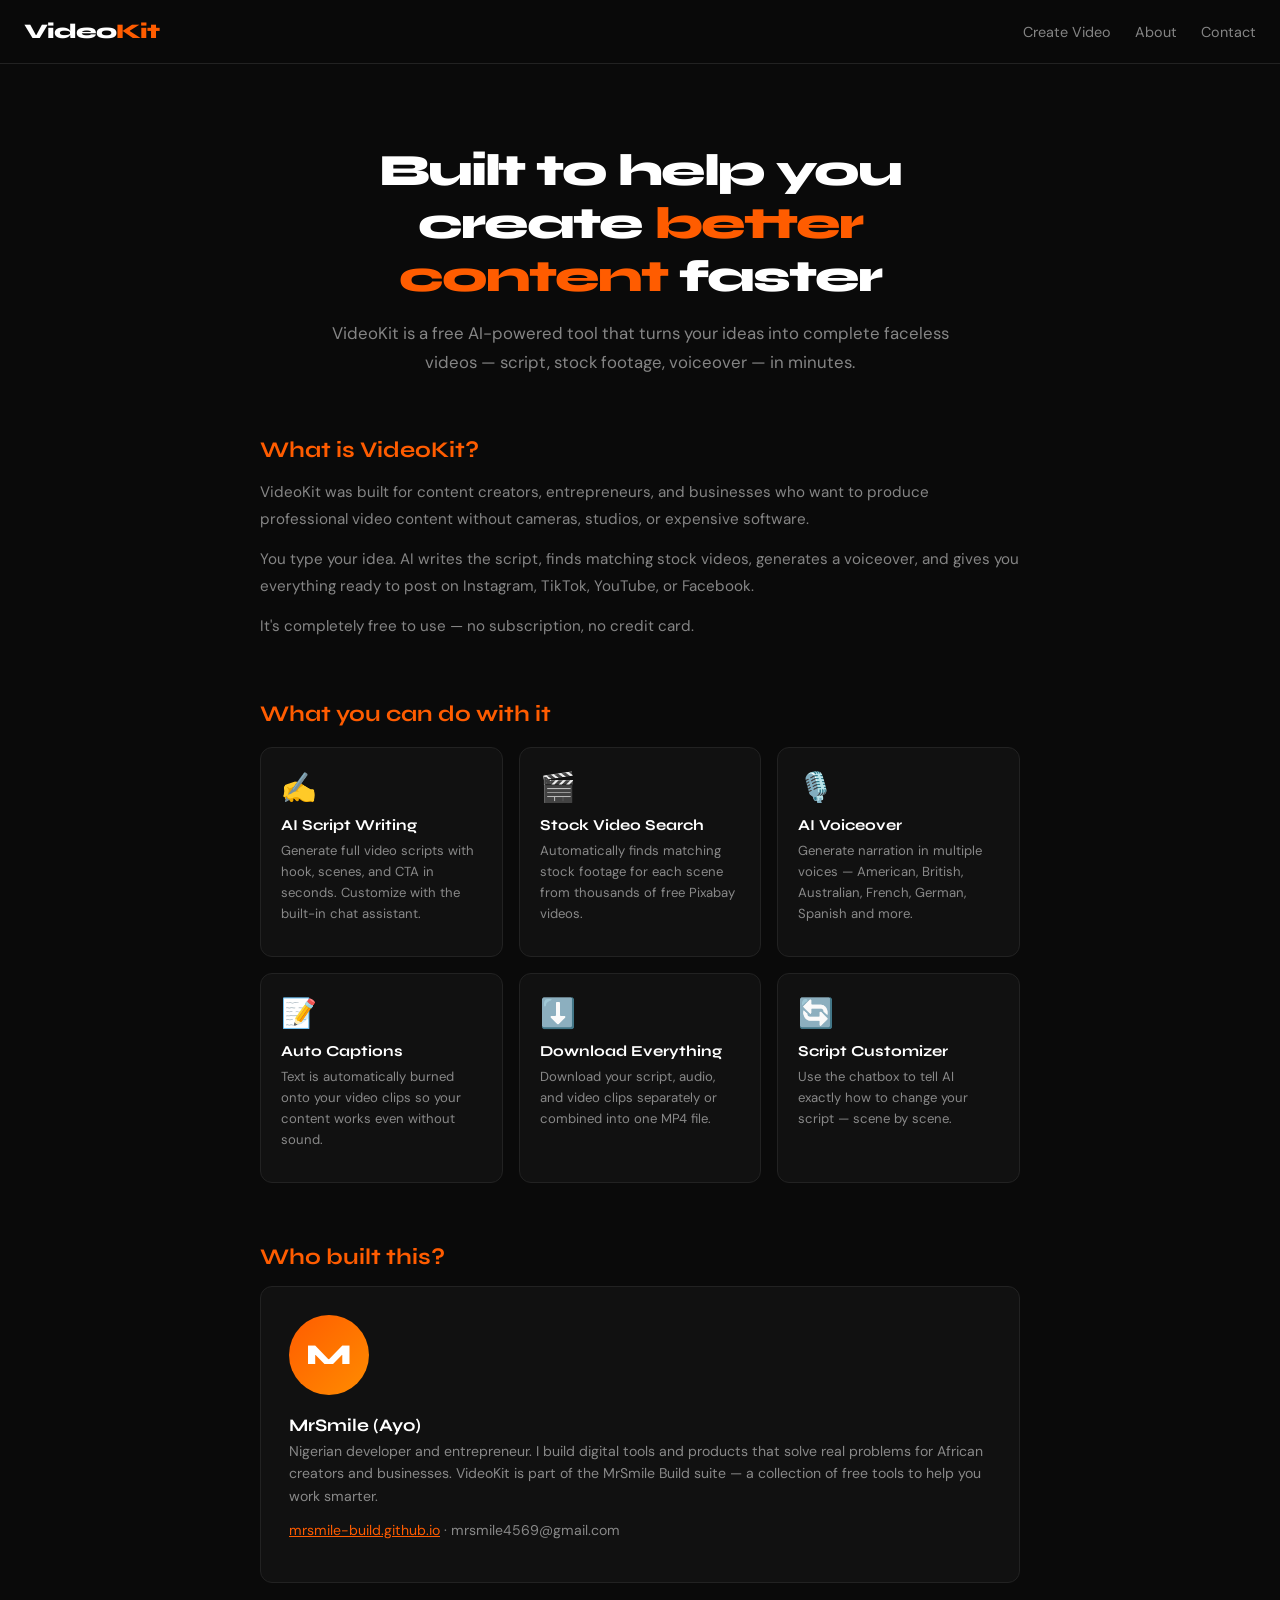
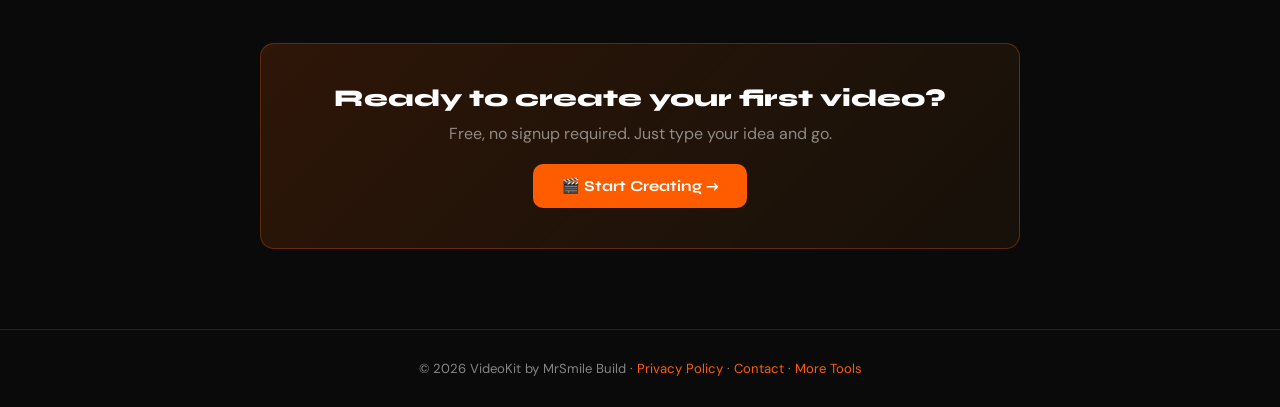
<file: about.html>
<!DOCTYPE html>
<html lang="en">
<head>
  <meta charset="UTF-8">
  <meta name="viewport" content="width=device-width, initial-scale=1.0">
  <title>About — VideoKit by MrSmile</title>
  <meta name="description" content="VideoKit is a free AI-powered faceless video creator built by MrSmile. Create professional videos with AI scripts, stock footage and voiceovers in minutes.">
  <meta property="og:title" content="About VideoKit — Free AI Video Creator">
  <meta property="og:description" content="Create faceless videos with AI in minutes. Free tool by MrSmile Build.">
  <meta property="og:url" content="https://mrsmile-build.github.io/videokit/about.html">
  <!-- Google Analytics -->
  <script async src="https://www.googletagmanager.com/gtag/js?id=G-XXFNM475V9"></script>
  <script>
    window.dataLayer = window.dataLayer || [];
    function gtag(){dataLayer.push(arguments);}
    gtag('js', new Date());
    gtag('config', 'G-XXFNM475V9');
  </script>
  <style>
    @import url('https://fonts.googleapis.com/css2?family=Syne:wght@400;600;700;800&family=DM+Sans:wght@300;400;500&display=swap');
    :root{--bg:#0a0a0a;--surface:#111;--border:#222;--ink:#fff;--ink-soft:rgba(255,255,255,.5);--accent:#ff5c00;--font-head:'Syne',sans-serif;--font-body:'DM Sans',sans-serif}
    *{box-sizing:border-box;margin:0;padding:0}
    body{font-family:var(--font-body);background:var(--bg);color:var(--ink);min-height:100vh}
    nav{padding:0 24px;height:64px;display:flex;align-items:center;justify-content:space-between;border-bottom:1px solid var(--border);position:sticky;top:0;background:rgba(10,10,10,.95);backdrop-filter:blur(10px);z-index:100}
    .logo{font-family:var(--font-head);font-weight:800;font-size:1.3rem;letter-spacing:-1px;text-decoration:none;color:var(--ink)}
    .logo span{color:var(--accent)}
    .nav-links{display:flex;gap:24px}
    .nav-links a{color:var(--ink-soft);text-decoration:none;font-size:.9rem;transition:color .2s}
    .nav-links a:hover{color:var(--accent)}
    .hero{text-align:center;padding:80px 20px 60px;max-width:700px;margin:0 auto}
    .hero h1{font-family:var(--font-head);font-size:clamp(2rem,5vw,2.8rem);font-weight:800;letter-spacing:-2px;margin-bottom:16px}
    .hero h1 span{color:var(--accent)}
    .hero p{color:var(--ink-soft);font-size:1.05rem;line-height:1.7}
    .wrapper{max-width:800px;margin:0 auto;padding:0 20px 80px}
    .section{margin-bottom:60px}
    .section h2{font-family:var(--font-head);font-size:1.4rem;font-weight:700;margin-bottom:16px;color:var(--accent)}
    .section p{color:var(--ink-soft);font-size:.95rem;line-height:1.8;margin-bottom:12px}
    .features{display:grid;grid-template-columns:repeat(auto-fill,minmax(220px,1fr));gap:16px;margin-top:20px}
    .feature-card{background:var(--surface);border:1px solid var(--border);border-radius:12px;padding:20px}
    .feature-card .icon{font-size:1.8rem;margin-bottom:10px}
    .feature-card h3{font-family:var(--font-head);font-size:.95rem;font-weight:700;margin-bottom:6px}
    .feature-card p{font-size:.82rem;color:var(--ink-soft);line-height:1.6}
    .team-card{background:var(--surface);border:1px solid var(--border);border-radius:12px;padding:28px;display:flex;gap:20px;align-items:center;flex-wrap:wrap}
    .team-avatar{width:80px;height:80px;border-radius:50%;background:linear-gradient(135deg,var(--accent),#ff8c00);display:flex;align-items:center;justify-content:center;font-family:var(--font-head);font-size:1.8rem;font-weight:800;color:#fff;flex-shrink:0}
    .team-info h3{font-family:var(--font-head);font-size:1.1rem;font-weight:700;margin-bottom:4px}
    .team-info p{color:var(--ink-soft);font-size:.88rem;line-height:1.6}
    .cta-box{background:linear-gradient(135deg,rgba(255,92,0,.15),rgba(255,140,0,.05));border:1px solid rgba(255,92,0,.3);border-radius:14px;padding:40px;text-align:center}
    .cta-box h2{font-family:var(--font-head);font-size:1.5rem;font-weight:800;margin-bottom:10px}
    .cta-box p{color:var(--ink-soft);margin-bottom:20px}
    .btn{display:inline-flex;align-items:center;gap:8px;background:var(--accent);color:#fff;border:none;padding:13px 28px;border-radius:10px;font-family:var(--font-head);font-size:.95rem;font-weight:700;cursor:pointer;text-decoration:none;transition:all .2s}
    .btn:hover{background:#e04e00}
    footer{border-top:1px solid var(--border);padding:30px 20px;text-align:center}
    footer p{color:var(--ink-soft);font-size:.82rem}
    footer a{color:var(--accent);text-decoration:none}
  </style>
</head>
<body>
<nav>
  <a href="index.html" class="logo">Video<span>Kit</span></a>
  <div class="nav-links">
    <a href="index.html">Create Video</a>
    <a href="about.html">About</a>
    <a href="contact.html">Contact</a>
  </div>
</nav>

<div class="hero">
  <h1>Built to help you create <span>better content</span> faster</h1>
  <p>VideoKit is a free AI-powered tool that turns your ideas into complete faceless videos — script, stock footage, voiceover — in minutes.</p>
</div>

<div class="wrapper">
  <div class="section">
    <h2>What is VideoKit?</h2>
    <p>VideoKit was built for content creators, entrepreneurs, and businesses who want to produce professional video content without cameras, studios, or expensive software.</p>
    <p>You type your idea. AI writes the script, finds matching stock videos, generates a voiceover, and gives you everything ready to post on Instagram, TikTok, YouTube, or Facebook.</p>
    <p>It's completely free to use — no subscription, no credit card.</p>
  </div>

  <div class="section">
    <h2>What you can do with it</h2>
    <div class="features">
      <div class="feature-card">
        <div class="icon">✍️</div>
        <h3>AI Script Writing</h3>
        <p>Generate full video scripts with hook, scenes, and CTA in seconds. Customize with the built-in chat assistant.</p>
      </div>
      <div class="feature-card">
        <div class="icon">🎬</div>
        <h3>Stock Video Search</h3>
        <p>Automatically finds matching stock footage for each scene from thousands of free Pixabay videos.</p>
      </div>
      <div class="feature-card">
        <div class="icon">🎙️</div>
        <h3>AI Voiceover</h3>
        <p>Generate narration in multiple voices — American, British, Australian, French, German, Spanish and more.</p>
      </div>
      <div class="feature-card">
        <div class="icon">📝</div>
        <h3>Auto Captions</h3>
        <p>Text is automatically burned onto your video clips so your content works even without sound.</p>
      </div>
      <div class="feature-card">
        <div class="icon">⬇️</div>
        <h3>Download Everything</h3>
        <p>Download your script, audio, and video clips separately or combined into one MP4 file.</p>
      </div>
      <div class="feature-card">
        <div class="icon">🔄</div>
        <h3>Script Customizer</h3>
        <p>Use the chatbox to tell AI exactly how to change your script — scene by scene.</p>
      </div>
    </div>
  </div>

  <div class="section">
    <h2>Who built this?</h2>
    <div class="team-card">
      <div class="team-avatar">M</div>
      <div class="team-info">
        <h3>MrSmile (Ayo)</h3>
        <p>Nigerian developer and entrepreneur. I build digital tools and products that solve real problems for African creators and businesses. VideoKit is part of the MrSmile Build suite — a collection of free tools to help you work smarter.</p>
        <p style="margin-top:8px"><a href="https://mrsmile-build.github.io" style="color:var(--accent)">mrsmile-build.github.io</a> · mrsmile4569@gmail.com</p>
      </div>
    </div>
  </div>

  <div class="cta-box">
    <h2>Ready to create your first video?</h2>
    <p>Free, no signup required. Just type your idea and go.</p>
    <a href="index.html" class="btn">🎬 Start Creating →</a>
  </div>
</div>

<footer>
  <p>© 2026 VideoKit by MrSmile Build · <a href="privacy.html">Privacy Policy</a> · <a href="contact.html">Contact</a> · <a href="https://mrsmile-build.github.io">More Tools</a></p>
</footer>
</body>
</html>
</file>
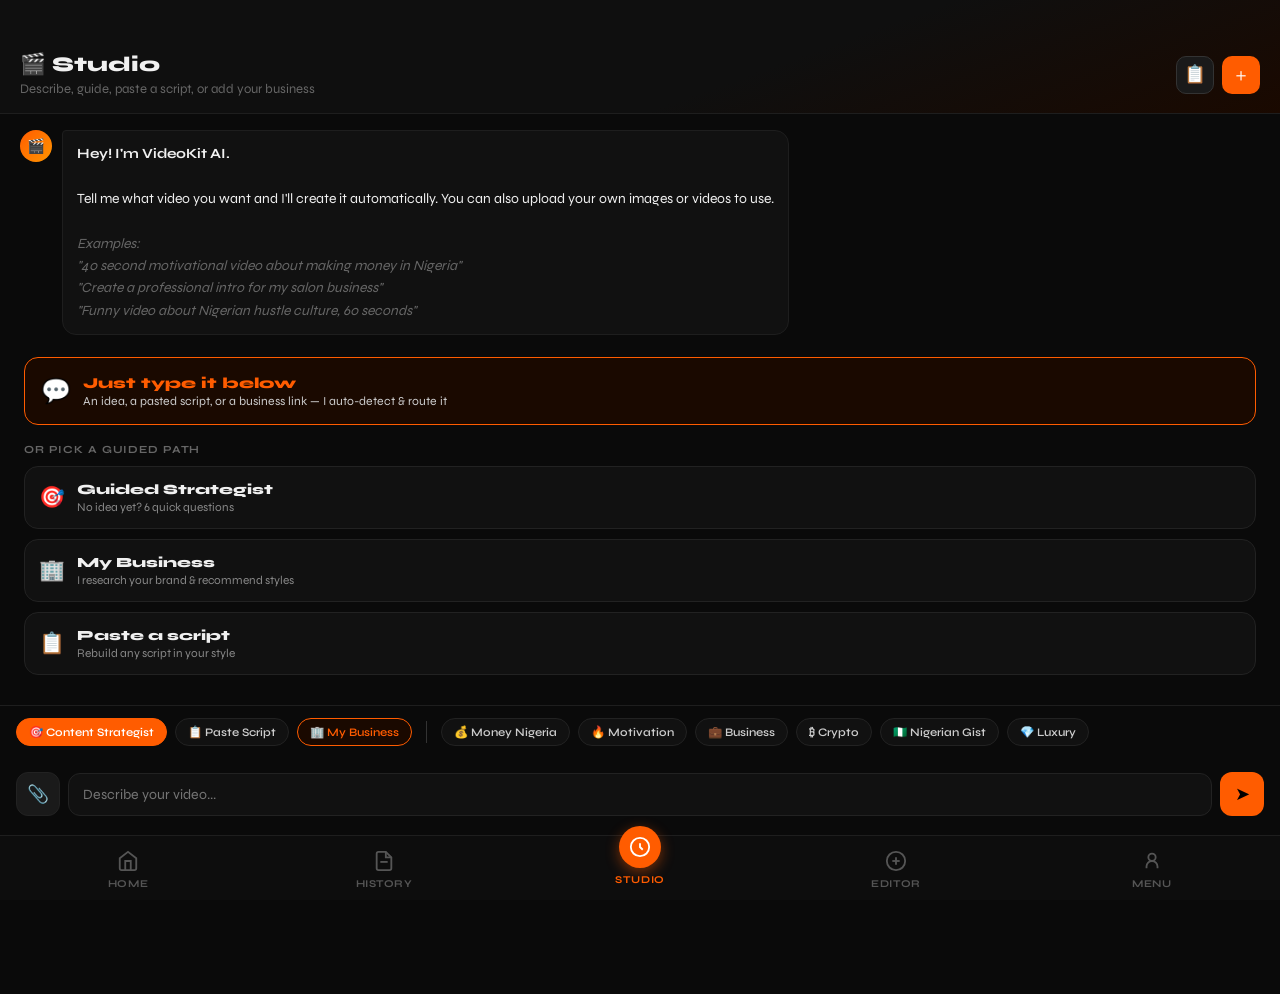
<file: ai.html>
<!DOCTYPE html>
<html lang="en">
<head>
  <meta charset="UTF-8">
  <meta name="viewport" content="width=device-width, initial-scale=1.0">
  <title>AI Studio — VideoKit</title>
  <link href="https://fonts.googleapis.com/css2?family=Syne:wght@400;700;800&display=swap" rel="stylesheet">
  <link rel="stylesheet" href="css/shared.css">
  <style>
    * { box-sizing: border-box; }
    body { padding-bottom: 260px; background: #0a0a0a; }
    #chatArea { padding-bottom: 40px; }

    .ai-header {
      padding: 52px 20px 16px;
      background: linear-gradient(160deg,#0f0f0f 60%,#1a0900);
      border-bottom: 1px solid #1e1e1e;
    }
    .ai-title { font-size:1.3rem; font-weight:800; }
    .ai-sub { color:#666; font-size:.82rem; margin-top:4px; }

    /* Chat Messages */
    .chat-area {
      padding: 16px 20px;
      min-height: calc(100vh - 280px);
      display: flex; flex-direction: column; gap: 12px;
    }
    .msg { display:flex; gap:10px; align-items:flex-start; }
    .msg.user { flex-direction:row-reverse; }
    .msg-avatar {
      width:32px; height:32px; border-radius:50%;
      display:flex; align-items:center; justify-content:center;
      font-size:.9rem; flex-shrink:0;
    }
    .msg-avatar.ai { background: linear-gradient(135deg,#ff5c00,#ff9500); }
    .msg-avatar.user { background:#1a1a1a; border:1px solid #333; }
    .msg-bubble {
      max-width: 80%; padding:12px 14px;
      border-radius:14px; font-size:.875rem; line-height:1.6;
    }
    .msg.ai .msg-bubble {
      background:#111; border:1px solid #1e1e1e;
      border-top-left-radius:4px;
    }
    .msg.user .msg-bubble {
      background:#ff5c00; color:white;
      border-top-right-radius:4px;
    }
    .msg-bubble.typing { color:#555; font-style:italic; }

    /* Progress Card */
    .progress-card {
      background:#111; border:1px solid #1e1e1e;
      border-radius:14px; padding:16px; margin:4px 0;
    }
    .progress-step {
      display:flex; align-items:center; gap:10px;
      padding:6px 0; font-size:.82rem;
    }
    .step-icon { width:22px; text-align:center; }
    .step-done { color:#22c55e; }
    .step-active { color:#ff5c00; }
    .step-pending { color:#333; }
    .mini-bar {
      height:3px; background:#1e1e1e; border-radius:2px;
      margin-top:10px;
    }
    .mini-bar-fill {
      height:100%; background:#ff5c00; border-radius:2px;
      transition: width .5s ease;
    }

    /* Input Area */
    .input-area {
      position:fixed; bottom:72px; left:0; right:0;
      background:#0a0a0a; border-top:1px solid #1e1e1e;
      padding:12px 16px;
    }
    .input-row {
      display:flex; gap:8px; align-items:flex-end;
    }
    .chat-input {
      flex:1; padding:12px 14px; background:#111;
      border:1px solid #222; border-radius:12px;
      color:white; font-family:'Syne',sans-serif;
      font-size:.88rem; resize:none; max-height:100px;
      overflow-y:auto;
    }
    .chat-input:focus { border-color:#ff5c00; outline:none; }
    .send-btn {
      width:44px; height:44px; background:#ff5c00;
      border:none; border-radius:12px; cursor:pointer;
      display:flex; align-items:center; justify-content:center;
      flex-shrink:0; font-size:1.1rem;
    }
    .attach-btn {
      width:44px; height:44px; background:#1a1a1a;
      border:1px solid #222; border-radius:12px; cursor:pointer;
      display:flex; align-items:center; justify-content:center;
      flex-shrink:0; font-size:1.1rem;
    }
    .quick-prompts {
      display:flex; gap:8px; overflow-x:auto;
      padding-bottom:8px; margin-bottom:10px;
      scrollbar-width:none;
    }
    .quick-prompt {
      white-space:nowrap; padding:6px 12px;
      background:#111; border:1px solid #222;
      border-radius:20px; font-size:.72rem;
      font-weight:600; cursor:pointer; color:#ccc;
      font-family:'Syne',sans-serif; flex-shrink:0;
    }
    .quick-prompt:active { background:#1a0900; border-color:#ff5c00; color:#ff5c00; }

    /* Uploaded files preview */
    .uploads-preview {
      display:flex; gap:8px; flex-wrap:wrap; margin-bottom:8px;
    }
    .upload-chip {
      display:flex; align-items:center; gap:6px;
      background:#1a1a1a; border:1px solid #333;
      border-radius:8px; padding:4px 8px 4px 4px;
      font-size:.72rem;
    }
    .upload-thumb {
      width:28px; height:28px; border-radius:4px;
      object-fit:cover;
    }

    /* Result card */
    .result-card {
      background: linear-gradient(135deg,#1a0900,#111);
      border:1px solid #ff5c00; border-radius:14px;
      padding:16px; margin:4px 0;
    }
    .result-title { font-weight:800; font-size:.95rem; margin-bottom:10px; color:#ff5c00; }
    .result-btn {
      display:block; width:100%; padding:12px;
      background:#ff5c00; border:none; border-radius:10px;
      color:white; font-family:'Syne',sans-serif;
      font-weight:700; font-size:.88rem; cursor:pointer;
      text-align:center; margin-top:10px; text-decoration:none;
    }
    .result-btn.secondary {
      background:#1a1a1a; color:#ccc;
      border:1px solid #333; margin-top:6px;
    }
  </style>
</head>
<body>

<div class="ai-header" style="display:flex;justify-content:space-between;align-items:center">
  <div>
    <div class="ai-title">🎬 Studio</div>
    <div class="ai-sub">Describe, guide, paste a script, or add your business</div>
  </div>
  <div style="display:flex;gap:8px">
    <button onclick="renderThreadList();document.getElementById('threadListModal').style.display='flex'" style="width:38px;height:38px;background:#1a1a1a;border:1px solid #333;border-radius:10px;color:#ccc;font-size:1.1rem;cursor:pointer">📋</button>
    <button onclick="startNewThread();setTimeout(maybeShowStartCard,300)" style="width:38px;height:38px;background:#ff5c00;border:none;border-radius:10px;color:white;font-size:1.1rem;cursor:pointer">＋</button>
  </div>
</div>

<div id="threadListModal" style="display:none;position:fixed;inset:0;background:rgba(0,0,0,.7);z-index:99998;justify-content:flex-start" onclick="if(event.target===this)this.style.display='none'">
  <div style="background:#111;height:100vh;padding:20px;width:82%;max-width:340px;overflow-y:auto;border-right:1px solid #222">
    <div style="display:flex;justify-content:space-between;align-items:center;margin-bottom:18px;padding-top:6px">
      <div style="font-weight:800;font-size:1rem">Past Conversations</div>
      <button onclick="document.getElementById('threadListModal').style.display='none'" style="background:none;border:none;color:#999;font-size:1.5rem;cursor:pointer">×</button>
    </div>
    <div id="threadListItems"></div>
  </div>
</div>

<div class="chat-area" id="chatArea">
  <!-- Initial AI message -->
  <div class="msg ai">
    <div class="msg-avatar ai">🎬</div>
    <div class="msg-bubble">
      <strong>Hey! I'm VideoKit AI.</strong><br><br>
      Tell me what video you want and I'll create it automatically. You can also upload your own images or videos to use.<br><br>
      <em style="color:#666">Examples:<br>
      "40 second motivational video about making money in Nigeria"<br>
      "Create a professional intro for my salon business"<br>
      "Funny video about Nigerian hustle culture, 60 seconds"</em>
    </div>
  </div>

  
</div>

<!-- Input Area -->
<div class="input-area">
  <div class="quick-prompts">
    <div class="quick-prompt" onclick="startGuidedMode()" style="background:#ff5c00;color:white;border-color:#ff5c00">🎯 Content Strategist</div>
    <div class="quick-prompt" onclick="openPasteModal()">📋 Paste Script</div>
    <div class="quick-prompt" onclick="startBusinessMode()" style="background:#1a0900;color:#ff5c00;border-color:#ff5c00">🏢 My Business</div>
    <div style="width:1px;height:22px;background:#333;flex-shrink:0;margin:0 6px;align-self:center"></div>
    <div class="quick-prompt" onclick="usePrompt('40 second video about making money in Nigeria')">💰 Money Nigeria</div>
    <div class="quick-prompt" onclick="usePrompt('Motivational video for entrepreneurs, 60 seconds')">🔥 Motivation</div>
    <div class="quick-prompt" onclick="usePrompt('Professional business intro video, 30 seconds')">💼 Business</div>
    <div class="quick-prompt" onclick="usePrompt('Viral crypto video for TikTok, 30 seconds')">₿ Crypto</div>
    <div class="quick-prompt" onclick="usePrompt('Nigerian gist style entertainment video, 60 seconds')">🇳🇬 Nigerian Gist</div>
    <div class="quick-prompt" onclick="usePrompt('Luxury lifestyle video, 45 seconds')">💎 Luxury</div>
  </div>
  <div id="uploadsPreview" class="uploads-preview"></div>
  <div class="input-row">
    <button class="attach-btn" onclick="document.getElementById('aiFileInput').click()">📎</button>
    <input type="file" id="aiFileInput" accept="image/*,video/*,audio/*" multiple style="display:none" onchange="handleAiUpload(this)">
    <textarea class="chat-input" id="chatInput" placeholder="Describe your video..." rows="1"
      onkeydown="if(event.key==='Enter'&&!event.shiftKey){event.preventDefault();sendMessage()}"
      oninput="this.style.height='auto';this.style.height=this.scrollHeight+'px'"></textarea>
    <button class="send-btn" onclick="sendMessage()">➤</button>
  </div>
</div>

<div id="vkNav"></div>
<script src="js/nav.js?v=6"></script>

<script>
window.addEventListener('error', function(e) {
  var area = document.getElementById('chatArea');
  if (area) {
    var div = document.createElement('div');
    div.className = 'msg ai';
    div.innerHTML = '<div class="msg-avatar ai">🚨</div><div class="msg-bubble" style="background:#3a0000;border-color:#ff4444">REAL ERROR CAUGHT: ' + e.message + ' (line ' + e.lineno + ')</div>';
    area.appendChild(div);
    area.scrollTop = area.scrollHeight + 300;
  }
});
</script>
<script src="js/shared.js?v=6">


</script>
<script>window.addEventListener("DOMContentLoaded", function(){ initScriptStore(); loadChatHistory(); checkResumeSession(); });</script>
<script src="js/kinetic.js?v=6"></script>
<script src="js/exporter.js?v=8"></script>
<script src="js/wc.js?v=1"></script>
<script>if(typeof window.vkConvIfAny!=='function'){window.vkConvIfAny=async function(b){return b;};}</script>
<script src="js/api.js?v=6"></script>
<script>

function stripUrlsForSpeech(text) {
  return (text||'').replace(/https?:\/\/[^\s]+/g, '').replace(/\s+/g, ' ').trim();
}


let uploadedFiles = [];
let isProcessing = false;
let _guidedState = {};

function startGuidedMode() {
  _guidedState = {};
  addMsg('ai', '🎯 Let\'s build a content strategy for your business!');
  showGuidedStep('businessType');
}

const guidedStepOrder = ['businessType','goal','platform','contentStyle','quantity','linkDetails'];

function showGuidedStep(step) {
  var _sc = document.getElementById('startCard'); if (_sc) _sc.remove();
  const options = {
    businessType: ['Real Estate','Restaurant','Salon/Beauty','Travel Agency','Marketing Agency','E-commerce','Coach/Consultant','Tech/SaaS','Other'],
    goal: ['Get more followers','Generate leads','Increase sales','Educate customers','Build authority','Brand awareness','Customer retention'],
    platform: ['TikTok','Instagram','Facebook','LinkedIn','YouTube','X (Twitter)','General/All'],
    contentStyle: ['Teach a skill','Coach/advise','Explain a concept','Highlight a mistake','Give a valuable idea','Business tips','Industry myth vs fact','Case study/story','Motivation','Behind the scenes','Q&A style'],
    quantity: ['Just 1 video','3 videos','5 videos','10 videos']
  };

  const labels = {
    businessType: 'What type of business is this for?',
    goal: 'What\'s your main goal?',
    platform: 'Which platform is this mainly for?',
    contentStyle: 'What content style do you want?',
    quantity: 'How many videos should I create?'
  };

  const area = document.getElementById('chatArea');
  const div = document.createElement('div');
  div.className = 'msg ai';
  const stepIdx = guidedStepOrder.indexOf(step);
  const backBtn = stepIdx > 0 ? '<button onclick="goBackGuidedStep(&#39;' + step + '&#39;)" style="padding:6px 10px;background:#1a1a1a;border:1px solid #333;border-radius:16px;color:#999;font-size:.72rem;font-weight:700;cursor:pointer;margin-bottom:10px">← Back</button><br>' : '';

  if (step === 'linkDetails') {
    div.innerHTML = '<div class="msg-avatar ai">🎬</div><div class="progress-card" style="text-align:left">' +
      backBtn +
      '<div style="font-weight:700;margin-bottom:8px;font-size:.88rem">Any link to mention? (optional)</div>' +
      '<div style="font-size:.76rem;color:#888;margin-bottom:10px">Paste your link/website, or leave blank to skip. Then pick how it should be mentioned.</div>' +
      '<input id="guidedLinkInput" placeholder="e.g. https://yourwebsite.com" style="width:100%;padding:10px;background:#1a1a1a;border:1px solid #333;border-radius:8px;color:#fff;font-size:.82rem;margin-bottom:10px;box-sizing:border-box">' +
      '<div style="display:flex;flex-wrap:wrap;gap:8px">' +
      ['Link in bio','Link in description','Comment a word to get it','Follow for more (no link)','Just say it out loud in the video'].map(function(opt) {
        return '<button onclick="selectLinkStyle(&#39;' + opt.replace(/'/g,"&#39;") + '&#39;, this)" style="padding:8px 14px;background:#1a0900;border:1px solid #ff5c00;border-radius:20px;color:#ff5c00;font-size:.78rem;font-weight:700;cursor:pointer">' + opt + '</button>';
      }).join('') +
      '</div></div>';
  } else {
    div.innerHTML = '<div class="msg-avatar ai">🎬</div><div class="progress-card" style="text-align:left">' +
      backBtn +
      '<div style="font-weight:700;margin-bottom:10px;font-size:.88rem">' + labels[step] + '</div>' +
      '<div style="display:flex;flex-wrap:wrap;gap:8px">' +
      options[step].map(function(opt) {
        return '<button onclick="selectGuidedOption(\'' + step + '\', \'' + opt.replace(/'/g,"\\'") + '\', this)" style="padding:8px 14px;background:#1a0900;border:1px solid #ff5c00;border-radius:20px;color:#ff5c00;font-size:.78rem;font-weight:700;cursor:pointer">' + opt + '</button>';
      }).join('') +
      '</div></div>';
  }

  area.appendChild(div);
  setTimeout(function(){ area.scrollTop = area.scrollHeight + 300; }, 50);
}

function goBackGuidedStep(currentStep) {
  const idx = guidedStepOrder.indexOf(currentStep);
  if (idx <= 0) return;
  document.getElementById('chatArea').lastElementChild.remove();
  const prevStep = guidedStepOrder[idx - 1];
  delete _guidedState[prevStep];
  showGuidedStep(prevStep);
}

function selectGuidedOption(step, value, btnEl) {
  _guidedState[step] = value;
  btnEl.closest('.progress-card').parentElement.remove();
  addMsg('user', value);

  const nextIdx = guidedStepOrder.indexOf(step) + 1;
  if (nextIdx < guidedStepOrder.length) {
    showGuidedStep(guidedStepOrder[nextIdx]);
  } else {
    finishGuidedMode();
  }
}

function selectLinkStyle(style, btnEl) {
  const linkVal = (document.getElementById('guidedLinkInput') || {}).value || '';
  _guidedState.linkUrl = linkVal.trim();
  _guidedState.linkStyle = style;
  btnEl.closest('.progress-card').parentElement.remove();
  addMsg('user', (linkVal ? linkVal + ' — ' : '') + style);
  finishGuidedMode();
}

function finishGuidedMode() {
  const g = _guidedState;
  const qtyNum = parseInt(g.quantity) || 1;
  const qtyPhrase = qtyNum > 1 ? ('Create ' + qtyNum + ' different videos') : 'Create a video';

  let linkPhrase = '';
  if (g.linkUrl) {
    linkPhrase = ' The video should mention this link: ' + g.linkUrl + '. For the call to action, use this exact style: "' + g.linkStyle + '".';
  } else if (g.linkStyle && g.linkStyle !== 'Just say it out loud in the video') {
    linkPhrase = ' For the call to action, use this exact style: "' + g.linkStyle + '" (no specific link to mention, just the phrasing).';
  }

  const builtPrompt = qtyPhrase + ' - each a ' + g.contentStyle.toLowerCase() + ' style video for a ' + g.businessType.toLowerCase() + ' business, optimized for ' + g.platform + ', with the goal of ' + g.goal.toLowerCase() + '. Make it feel like expert industry-specific content, not generic advice.' + linkPhrase;

  addMsg('ai', '📋 Content strategy set:\n\n' + g.businessType + ' • ' + g.goal + ' • ' + g.platform + ' • ' + g.contentStyle + ' • ' + g.quantity + (g.linkUrl ? ' • ' + g.linkUrl : '') + '\n\nGenerating now...');

  document.getElementById('chatInput').value = builtPrompt;
  sendMessage();
}


window.addEventListener('beforeunload', function(e) {
  if (isProcessing) {
    e.preventDefault();
    e.returnValue = '';
    return '';
  }
});

// ── Persistent Video Storage (IndexedDB) ──────────────────
let _vkDB = null;
function openVideoDB() {
  return new Promise((resolve, reject) => {
    if (_vkDB) return resolve(_vkDB);
    const req = indexedDB.open('videokit_videos', 1);
    req.onupgradeneeded = function(e) {
      const db = e.target.result;
      if (!db.objectStoreNames.contains('videos')) {
        db.createObjectStore('videos', { keyPath: 'id' });
      }
    };
    req.onsuccess = function(e) { _vkDB = e.target.result; resolve(_vkDB); };
    req.onerror = function(e) { reject(e.target.error); };
  });
}

async function saveVideoBlob(id, blob, meta) {
  try {
    const db = await openVideoDB();
    return new Promise((resolve, reject) => {
      const tx = db.transaction('videos', 'readwrite');
      tx.objectStore('videos').put({ id: id, blob: blob, meta: meta || {}, savedAt: Date.now() });
      tx.oncomplete = () => resolve(true);
      tx.onerror = () => reject(tx.error);
    });
  } catch(e) { console.warn('[VideoDB save]', e.message); return false; }
}

async function loadVideoBlob(id) {
  try {
    const db = await openVideoDB();
    return new Promise((resolve) => {
      const tx = db.transaction('videos', 'readonly');
      const req = tx.objectStore('videos').get(id);
      req.onsuccess = () => resolve(req.result || null);
      req.onerror = () => resolve(null);
    });
  } catch(e) { return null; }
}

async function deleteVideoBlob(id) {
  try {
    const db = await openVideoDB();
    const tx = db.transaction('videos', 'readwrite');
    tx.objectStore('videos').delete(id);
  } catch(e) {}
}

function getActiveThreadId() {
  let id = localStorage.getItem('vk_active_thread');
  if (!id) {
    id = 'thread_' + Date.now().toString(36);
    localStorage.setItem('vk_active_thread', id);
  }
  return id;
}

function getThreadsList() {
  try { return JSON.parse(localStorage.getItem('vk_threads_list')) || []; }
  catch(e) { return []; }
}

function saveThreadsList(list) {
  localStorage.setItem('vk_threads_list', JSON.stringify(list.slice(0, 50)));
}

function saveChatHistory() {
  const area = document.getElementById('chatArea');
  const threadId = getActiveThreadId();
  localStorage.setItem('vk_thread_' + threadId, area.innerHTML);

  // Update the thread list entry (title = first user message, or 'New chat')
  let list = getThreadsList();
  let entry = list.find(t => t.id === threadId);
  if (!entry) {
    entry = { id: threadId, title: 'New chat', date: Date.now() };
    list.unshift(entry);
  }
  if (entry.title === 'New chat') {
    const firstUserMsg = area.querySelector('.msg.user .msg-bubble');
    if (firstUserMsg) entry.title = firstUserMsg.textContent.slice(0, 60);
  }
  entry.date = Date.now();
  saveThreadsList(list);
}

function renderThreadList() {
  const list = getThreadsList();
  const el = document.getElementById('threadListItems');
  if (!list.length) {
    el.innerHTML = '<div style="text-align:center;padding:30px;color:#555">No past conversations yet</div>';
    return;
  }
  const activeId = getActiveThreadId();
  el.innerHTML = list.map(function(t) {
    const isActive = t.id === activeId;
    return '<div onclick="openThread(&#39;' + t.id + '&#39;)" style="padding:14px;background:' + (isActive ? '#1a0900' : '#1a1a1a') + ';border:1px solid ' + (isActive ? '#ff5c00' : '#222') + ';border-radius:12px;margin-bottom:8px;cursor:pointer;display:flex;justify-content:space-between;align-items:center">' +
      '<div style="flex:1;overflow:hidden">' +
        '<div style="font-size:.85rem;color:#ddd;white-space:nowrap;overflow:hidden;text-overflow:ellipsis">' + (t.title||'New chat') + '</div>' +
        '<div style="font-size:.7rem;color:#666;margin-top:3px">' + new Date(t.date).toLocaleDateString() + '</div>' +
      '</div>' +
      '<button onclick="renameThread(&#39;' + t.id + '&#39;, event)" style="background:none;border:none;color:#555;font-size:.95rem;padding:0 6px;cursor:pointer">✏️</button>' +
      '<button onclick="deleteThread(&#39;' + t.id + '&#39;, event)" style="background:none;border:none;color:#555;font-size:1.1rem;padding:0 6px;cursor:pointer">×</button>' +
    '</div>';
  }).join('');
}

function renameThread(threadId, event) {
  if (event) event.stopPropagation();
  const list = getThreadsList();
  const entry = list.find(function(t) { return t.id === threadId; });
  if (!entry) return;
  const newName = prompt('Rename this conversation:', entry.title || 'New chat');
  if (newName === null || !newName.trim()) return;
  entry.title = newName.trim().slice(0, 60);
  entry.manuallyRenamed = true;
  saveThreadsList(list);
  renderThreadList();
}

function startNewThread() {
  const newId = 'thread_' + Date.now().toString(36);
  localStorage.setItem('vk_active_thread', newId);
  document.getElementById('chatArea').innerHTML = '';
  location.reload();
}

function openThread(threadId) {
  localStorage.setItem('vk_active_thread', threadId);
  location.reload();
}

function deleteThread(threadId, event) {
  if (event) event.stopPropagation();
  if (!confirm('Delete this conversation?')) return;
  localStorage.removeItem('vk_thread_' + threadId);
  let list = getThreadsList().filter(t => t.id !== threadId);
  saveThreadsList(list);
  if (getActiveThreadId() === threadId) {
    startNewThread();
  } else {
    renderThreadList();
  }
}

function checkResumeSession() {
  const sessionId = localStorage.getItem('vk_resume_session');
  if (!sessionId) return;
  localStorage.removeItem('vk_resume_session');
  try {
    const h = getHistory();
    const session = h.find(s => s.id === sessionId);
    if (!session || !session.scripts) return;

    window._batchScripts = session.scripts;
    window._batchParams = { topic: session.prompt, style: 'educational', length: 60, voice: 'en-us-m' };
    window._batchOriginalPrompt = session.prompt;

    addMsg('ai', 'Resuming session: "' + (session.prompt||'').slice(0,80) + '"');

    const area = document.getElementById('chatArea');
    const div = document.createElement('div');
    div.className = 'msg ai';
    div.id = 'batchCard';
    div.innerHTML = '<div class="msg-avatar ai">🎬</div>' +
      '<div class="progress-card" style="text-align:left">' +
      '<div style="font-weight:800;margin-bottom:10px">📦 ' + session.scripts.length + ' Scripts from this session</div>' +
      session.scripts.map(function(s, i) {
        return '<div style="padding:8px 0;border-bottom:1px solid #1a1a1a;font-size:.8rem">' +
          '<strong>' + (i+1) + '. ' + (s.title||'Untitled') + '</strong><br>' +
          '<span style="color:#888">' + (s.hook||'').slice(0,60) + '...</span></div>';
      }).join('') +
      '<button class="result-btn" onclick="createAllBatchVideos()" style="margin-top:14px">🚀 Create All ' + session.scripts.length + ' Videos</button>';
    area.appendChild(div);
    setTimeout(function(){ area.scrollTop = area.scrollHeight + 300; }, 50);
  } catch(e) { console.log('[Resume]', e.message); }
}

function initScriptStore() {
  try {
    const saved = localStorage.getItem('vk_script_store');
    window._scriptStore = saved ? JSON.parse(saved) : {};
  } catch(e) { window._scriptStore = {}; }

  // Wrap the store in a Proxy so any write auto-persists to localStorage
  window._scriptStore = new Proxy(window._scriptStore, {
    set(target, key, value) {
      target[key] = value;
      try { localStorage.setItem('vk_script_store', JSON.stringify(target)); } catch(e) {}
      return true;
    }
  });
}

function loadChatHistory() {
  const threadId = getActiveThreadId();
  const saved = localStorage.getItem('vk_thread_' + threadId);
  if (saved) document.getElementById('chatArea').innerHTML = saved;
  restorePersistedVideos(threadId);
}

async function restorePersistedVideos(threadId) {
  // Old download links point to dead blob: URLs from a previous page load.
  // Find every status slot and, if we have a saved video for it in
  // IndexedDB, rebuild a fresh working download link.
  const statusEls = document.querySelectorAll('[id^="batchStatus-"]');
  for (const el of statusEls) {
    const idx = el.id.replace('batchStatus-', '');
    const persistId = threadId + '_v' + idx;
    try {
      const record = await loadVideoBlob(persistId);
      if (record && record.blob) {
        const freshUrl = URL.createObjectURL(record.blob);
        const captionBtn = el.querySelector('button[onclick*="toggleCaptionPanel"]');
        const captionHtml = captionBtn ? captionBtn.outerHTML : '<button onclick="toggleCaptionPanel(' + idx + ', &#39;batchscript_' + idx + '_' + Date.now() + '&#39;)" style="background:none;border:none;color:#ff5c00;font-size:.72rem;font-weight:700;cursor:pointer;padding:0">📋 Caption</button>';
        el.innerHTML = '<a href="' + freshUrl + '" download="videokit-' + (record.meta.title||'video').replace(/[^a-z0-9]/gi,'-').slice(0,30) + '.webm" style="color:#22c55e;font-weight:700;text-decoration:none;margin-right:10px">✓ Download</a>' + captionHtml;
      }
    } catch(e) {}
  }
}

function addMsg(role, content, isHTML=false) {
  const area = document.getElementById('chatArea');
  const div = document.createElement('div');
  div.className = 'msg ' + role;
  const avatar = role==='ai' ? '<div class="msg-avatar ai">🎬</div>' : '<div class="msg-avatar user">👤</div>';
  let bubble;
  if (role === 'user' && !isHTML) {
    const promptId = 'prompt_' + Date.now() + '_' + Math.random().toString(36).slice(2,6);
    window._scriptStore = window._scriptStore || {};
    window._scriptStore[promptId] = content;
    bubble = '<div class="msg-bubble">' + content.replace(/\n/g,'<br>') +
      '<div style="margin-top:6px;text-align:right"><button onclick="copyCaptionText(&#39;' + promptId + '&#39;)" style="background:none;border:none;color:rgba(255,255,255,.6);font-size:.68rem;cursor:pointer;padding:0">📋 Copy prompt</button></div></div>';
  } else {
    bubble = `<div class="msg-bubble">${isHTML ? content : content.replace(/\n/g,'<br>')}</div>`;
  }
  div.innerHTML = role==='ai' ? avatar+bubble : bubble+avatar;
  area.appendChild(div);
  setTimeout(function(){ area.scrollTop = area.scrollHeight + 300; }, 50);
  saveChatHistory();
  return div.querySelector('.msg-bubble');
}

function addProgress(steps) {
  const area = document.getElementById('chatArea');
  const div = document.createElement('div');
  div.className = 'msg ai';
  div.id = 'progressCard';
  div.innerHTML = `<div class="msg-avatar ai">🎬</div>
    <div class="progress-card">
      ${steps.map((s,i) => `
        <div class="progress-step" id="step-${i}">
          <span class="step-icon step-pending">○</span>
          <span>${s}</span>
        </div>`).join('')}
      <div class="mini-bar"><div class="mini-bar-fill" id="progressBar" style="width:0%"></div></div>
    </div>`;
  area.appendChild(div);
  setTimeout(function(){ area.scrollTop = area.scrollHeight + 300; }, 50);
  return div;
}

function updateStep(i, status) {
  const el = document.getElementById('step-'+i);
  if (!el) return;
  const icon = el.querySelector('.step-icon');
  icon.className = 'step-icon ' + status;
  icon.textContent = status==='step-done' ? '✓' : status==='step-active' ? '▶' : '○';
  const pct = Math.round(((i+1)/4)*100);
  const bar = document.getElementById('progressBar');
  if (bar) bar.style.width = pct + '%';
}

function usePrompt(text) {
  window._skipRouter = true;
  document.getElementById('chatInput').value = text;
  document.getElementById('chatInput').focus();
}

function handleAiUpload(input) {
  const files = Array.from(input.files);
  uploadedFiles = [...uploadedFiles, ...files];
  const preview = document.getElementById('uploadsPreview');
  preview.innerHTML = uploadedFiles.map((f,i) => {
    const url = URL.createObjectURL(f);
    const isImg = f.type.startsWith('image');
    return `<div class="upload-chip">
      ${isImg ? `<img class="upload-thumb" src="${url}">` : '🎬'}
      <span>${f.name.slice(0,15)}...</span>
      <span onclick="removeUpload(${i})" style="cursor:pointer;color:#555">×</span>
    </div>`;
  }).join('');
}

function removeUpload(i) {
  uploadedFiles.splice(i, 1);
  handleAiUpload({files: uploadedFiles});
}

function detectIntent(text) {
  const t = (text || '').trim();
  if (!t) return 'idea';
  const hasUrl = /https?:\/\/[^\s]+/i.test(t) || /(^|\s)(www\.[^\s]+|[a-z0-9][a-z0-9-]*\.(com|ng|io|co|org|net|app|ai|store|shop|link|page))(\/[^\s]*)?/i.test(t);
  const lines = t.split(/\n+/).map(x => x.trim()).filter(Boolean);
  const isLong = t.length > 200;
  const hasStructure = /(hook|cta|call to action|scene|voiceover|narration|intro|outro|\[.*?\]|^\s*\d+[\.\):])/im.test(t);
  if (isLong && (lines.length >= 3 || hasStructure)) return 'script';
  if (hasUrl) return 'business';
  return 'idea';
}

async function sendMessage() {
  if (isProcessing) return;
  const _skip = window._skipRouter; window._skipRouter = false;
  const _in = document.getElementById('chatInput');
  const _txt = (_in.value || '').trim();
  if (_txt && !_skip) {
    const _intent = detectIntent(_txt);
    if (_intent === 'business') {
      const sc0 = document.getElementById('startCard'); if (sc0) sc0.remove();
      const m = _txt.match(/https?:\/\/[^\s]+/i);
      const url = m ? m[0] : '';
      addMsg('user', _txt);
      _in.value = '';
      runBusinessResearch('', _txt.replace(url, '').trim(), url);
      return;
    }
    if (_intent === 'script') {
      const sc0 = document.getElementById('startCard'); if (sc0) sc0.remove();
      addMsg('user', _txt.slice(0, 120) + (_txt.length > 120 ? '…' : ''));
      _in.value = '';
      runPasteAnalysis(_txt);
      return;
    }
  }

  var sc = document.getElementById('startCard'); if (sc) sc.remove();
  const dbgInput = document.getElementById("chatInput").value.trim();
  if (dbgInput === "/debugcaptions") {
    document.getElementById("chatInput").value = "";
    const threadId = getActiveThreadId();
    const capStoreKey = "vk_captions_" + threadId;
    const raw = localStorage.getItem(capStoreKey);
    addMsg("ai", "Thread ID: " + threadId + "\n\nCaption store key: " + capStoreKey + "\n\nRaw content: " + (raw ? raw.slice(0,300) : "NOTHING SAVED"));
    return;
  }
  if (isProcessing) return;
  const input = document.getElementById('chatInput');
  const text = input.value.trim();
  if (!text) return;

  addMsg('user', text);
  input.value = '';
  input.style.height = 'auto';

  isProcessing = true;
  try {
    await processVideoRequest(text);
  } finally {
    isProcessing = false;
  }
}

async function processVideoRequest(prompt) {
  const fromBiz = !!window._fromBusiness;
  if (!fromBiz) window._strategyBlock = '';
  window._fromBusiness = false;
  // Ask AI to analyze the prompt
  const typingBubble = addMsg('ai', 'Analyzing your request...', false);
  typingBubble.classList.add('typing');

  try {
    // Step 1: AI extracts video parameters from prompt
    const analysisRes = await smartFetch('/generate', {
      method:'POST', headers:{'Content-Type':'application/json'},
      body: JSON.stringify({
        messages:[{role:'user', content:`Extract video parameters from this request: "${prompt}"

${window._strategyBlock || ''}
        
Return ONLY valid JSON (no markdown, no explanation):
{
  "topic": "the main topic",
  "style": "educational|motivational|storytelling|listicle|news-style|documentary",
  "hook": "viral|controversial|emotional|nigerian-style|storytelling|curiosity|luxury|fomo",
  "length": 60,
  "contentType": "image|video|textcard",
  "platform": "the specific platform(s) mentioned, e.g. instagram, tiktok, youtube, facebook, linkedin, twitter, snapchat, pinterest, threads, whatsapp status, or general if none mentioned",
  "voice": "en-us-m|en-us-f|en-gb-m|en-gb-f|en-au-m|en-au-f|en-news-m|en-story-f",
  "hasUserMedia": false,
  "visualMode": "stock|kinetic",
  "quantity": 1,
  "isSampleScript": false
}
Detect voice from phrases like "British female" -> en-gb-f, "American male" -> en-us-m, "Australian" -> en-au-m/f, "news anchor" -> en-news-m. Default en-us-m if not mentioned. If no specific duration is mentioned in the request, default length to 45.
Detect quantity from phrases like "give me 10", "create 5 videos", "10 different videos" -> set that number. Default 1.
Set visualMode "kinetic" if the request mentions kinetic, typography, text-only ad, brand motion, McKinsey-style, or says no stock footage; otherwise "stock".
Set isSampleScript true if the request CONTAINS an actual script with parts like Hook/Middle/End/CTA written out (not just a topic description).
Extract platform exactly as the user names it (could be one platform or several, or none mentioned).`}],
        model:'openai/gpt-oss-120b',
        temperature:0.3
      })
    });
    const analysisData = await analysisRes.json();
    let params;
    try {
      const raw = analysisData.content || analysisData.choices?.[0]?.message?.content || '{}';
      const clean = raw.replace(/```json|```/g,'').trim();
      params = JSON.parse(clean);
    } catch(e) {
      params = { topic: prompt, style:'educational', hook:'viral', length:60, contentType:'image', platform:'instagram' };
    }
    if (!params.length || params.length <= 0) params.length = 45;
    if (fromBiz && window._strategyMeta) {
      params.style = window._strategyMeta.stylesLabel;
      params.platform = window._strategyMeta.platform;
      params.length = window._strategyMeta.length;
      if (window._strategyMeta.qty > 1) params.quantity = window._strategyMeta.qty;
    }

    // Branch: batch mode if quantity > 1
    if (params.quantity && params.quantity > 1) {
      typingBubble.classList.remove('typing');
      const qty = Math.min(params.quantity, 15);
      typingBubble.innerHTML = `Got it! I'll create <strong>${qty} different videos</strong> about <strong>"${params.topic}"</strong>${params.isSampleScript ? ' following the style of your sample script' : ''}.<br><br>Generating scripts now...`;
      await processBatchRequest(prompt, params, qty);
      return;
    }

    // Update typing bubble with understanding
    typingBubble.classList.remove('typing');
    typingBubble.innerHTML = `Got it! I'll create a <strong>${params.length}s ${params.style}</strong> video about <strong>"${params.topic}"</strong> for ${params.platform}.${uploadedFiles.length ? ' Using your ' + uploadedFiles.length + ' uploaded file(s).' : ' Using stock images.'}<br><br>Starting now...`;

    // Show progress card
    const steps = ['Writing script', 'Finding visuals', 'Generating voice', 'Creating video'];
    addProgress(steps);

    // Step 1: Generate script
    updateStep(0, 'step-active');
    await new Promise(r => setTimeout(r, 500));

    const scriptRes = await smartFetch('/generate', {
      method:'POST', headers:{'Content-Type':'application/json'},
      body: JSON.stringify({
        messages:[{role:'user', content:`You are a human who lived through this. Write a ${params.length}-second ${params.style} faceless video script about: ${params.topic}.\n\nRULES FOR EMOTION:\n- Open on the WORST MOMENT (the unpaid invoice at 2am, the lead who ghosted, the panic when the account hit zero)\n- Name the FEELING (shame, exhaustion, tired hope, quiet desperation)\n- Use second person ("you") and short punchy sentences\n- Every scene must carry ONE concrete sensory detail (a number, a place, a time of day, a physical sensation)\n- Withhold the payoff in the hook so people stay to find out what happens\n- Sound like someone telling a friend over coffee, not a textbook\n\n${window._strategyBlock || ''}

Write like a real person explaining something valuable to a friend - human, conversational, confident, curious. NEVER sound like an advertisement or a robotic script. VOICE RULES: contractions everywhere (you're, don't, it's), short fragments allowed, sometimes start with And/But, ZERO corporate buzzwords (delve, leverage, unlock, elevate, game-changer, revolutionize, seamless), ZERO AI tells (In conclusion, It's important to note, Moreover), every line must pass the read-aloud test - if it sounds like an ad or a robot, rewrite it. Follow this exact narrative structure:

1. HOOK (3-8 seconds): 4-8 WORDS, second person, an emotional gut-punch that mirrors the viewer's private pain or opens a curiosity gap they MUST close. Must sound like a real human saying it out loud. BANNED openers: 'In today's video', 'Ever wondered', 'Welcome to'. Model hooks: 'You're not lazy. You're trapped.' / 'Your salary is a painkiller, not a cure.' / 'Nobody warns you about this money trap.'
2. TOPIC INTRO: 1-2 sentences on what this video is about and why they should keep watching.
3. MAIN POINTS: 2-5 simple, practical points, each explained with a real example, story, or comparison - never just stated as facts.
4. EXPLANATION: Explain WHY, not just what - use everyday business situations a viewer would recognize.
5. SUMMARY: Briefly repeat the core lesson in one memorable line.
6. CTA: Conversational, never salesy - e.g. "What do you think?", "Has this happened to you?", "Follow for more". Only mention a product naturally if truly relevant, e.g. "This is one reason I'm building X" - never "Buy X today".

For the CTA link style, follow this principle: on platforms where captions/posts don't support clickable links (like Instagram, TikTok, Threads, Snapchat), say "Link in bio" or "Follow for more". On platforms where the description or post itself CAN hold a clickable link (like YouTube, Facebook, LinkedIn, Twitter/X, Pinterest), say "Link in the description" or "Click the link below". If platform is unclear, general, or multiple platforms at once, default to "Link in bio". If there's no specific link, use "Follow for more tips", "Save this for later", or "Share with someone who needs this".

First classify this content's overall format as one of: educational_list, tutorial, framework, checklist, mistakes, problem_solution, comparison, case_study, storytelling, myth_vs_reality, statistics, tips, qa, motivational, opinion, news_explainer - pick whichever fits best.

Decide whether voiceover genuinely helps this content or if it works better as pure text/visuals. Include a one-sentence reason.

For EACH scene, decide the best visualType based on its content:
- "stock": general B-roll footage/images (default for most narrative scenes)
- "chart": use when the scene mentions numbers, statistics, growth, or data
- "quote": use when the scene states a short powerful standalone statement worth highlighting big on screen
- "text-card": use for simple transitional or emphasis lines with no clear visual

Also tag each scene's emotion (serious, exciting, urgent, calm, hopeful, etc) and 2-4 visual keywords describing what should be shown.

Return ONLY valid JSON:
{
  "title": "video title",
  "hook": "a SHORT scroll-stopping ALL-CAPS phrase, 3-8 words max, using power words like SECRET/MISTAKE/STOP/WHY/NEVER/TRUTH/FINALLY - this is NOT a sentence, it is a bold thumbnail-style headline",
  "content_type": "educational_list|tutorial|framework|checklist|mistakes|problem_solution|comparison|case_study|storytelling|myth_vs_reality|statistics|tips|qa|motivational|opinion|news_explainer",
  "voiceover": true,
  "voiceover_reason": "why",
  "scenes": [
    {"scene_number":1,"narration":"text","visual_keyword":"DRAMATIC emotional visual query (e.g. 'exhausted person staring at phone at 2am dramatic light', 'hands shaking holding empty wallet', 'cinematic silhouette looking at city skyline hopeful')","hook_visual":"EXTRA dramatic stop-scroll image for scene 1 only (pain or transformation, cinematic composition, emotional lighting)","visualType":"stock|chart|quote|text-card","highlight":"exact punchline phrase from this scene narration to color-highlight (max 6 words, or empty)","emotion":"serious|exciting|urgent|calm|hopeful","duration_seconds":10}
  ],
  "cta": "call to action"
}`}],
        model:'openai/gpt-oss-120b',
        temperature:0.7,
        max_tokens:4000
      })
    });
    const scriptData2 = await scriptRes.json();
    let script;
    try {
      const raw2 = scriptData2.content || scriptData2.choices?.[0]?.message?.content || '{}';
      script = JSON.parse(raw2.replace(/```json|```/g,'').trim());
    } catch(e) {
      throw new Error('Script generation failed');
    }
    if (script.cta && script.scenes && !isCtaDuplicate(script.scenes, script.cta)) {
      script.scenes.push({
        scene_number: script.scenes.length + 1,
        narration: script.cta,
        visual_keyword: 'click here follow subscribe button',
        duration_seconds: 6,
        isCta: true
      });
    }
    if (script.hook && script.scenes && script.scenes[0]) {
      script.scenes[0].isHookFrame = true;
      script.scenes[0].hookText = script.hook;
    }
    updateStep(0, 'step-done');

    // ── Video Brief: review the plan before spending anything ──
    const brief = await showBriefCard(script, params);
    script = brief.script;
    params.voice = brief.voice;
    params.musicUrl = brief.musicUrl;
    const scenes = script.scenes || [];
    if (brief.linkMode === 'separate' && brief.visualMode !== 'kinetic' && (brief.link || window._bizUrl)) {
      scenes.push({ scene_number: scenes.length + 1, narration: brief.link || window._bizUrl, visual_keyword: '', duration_seconds: 3, isUrlCard: true });
    }

    // Step 2: Generate voice FIRST (so we know exact duration) - unless AI decided this content works better without narration
    updateStep(2, 'step-active');
    let audioBlob2 = null;
    let voiceDuration = params.length || 60;
    let voiceError = null;
    const wantsVoice = script.voiceover !== false;
    if (!wantsVoice) {
      console.log('[Voice] Skipped by AI decision:', script.voiceover_reason || 'no reason given');
    }
    try {
      if (!wantsVoice) throw new Error('SKIP_VOICE_BY_DESIGN');
      const fullScript2 = stripUrlsForSpeech(scenes.filter(s => !s.isUrlCard).map(s => s.narration).join(' '));
      const voiceRes = await smartFetch('/tts-voicerss', {
        method:'POST', headers:{'Content-Type':'application/json'},
        body: JSON.stringify({ text: fullScript2, voice: params.voice || 'en-us-m' })
      });
      if (voiceRes.ok) {
        const blob = await voiceRes.blob();
        if (blob.size < 500) {
          voiceError = 'Voice file too small (' + blob.size + ' bytes) - likely an error response';
        } else if (!blob.type.includes('audio') && blob.type !== '') {
          voiceError = 'Unexpected response type: ' + blob.type;
        } else {
          audioBlob2 = blob;
          const tmpAudio = new Audio(URL.createObjectURL(audioBlob2));
          voiceDuration = await new Promise(res => {
            tmpAudio.onloadedmetadata = () => res(Math.ceil(tmpAudio.duration));
            tmpAudio.onerror = () => res(params.length || 60);
            tmpAudio.load();
            setTimeout(() => res(params.length || 60), 3000);
          });
          console.log('[Voice] actual duration:', voiceDuration, 's, size:', blob.size);
        }
      } else {
        voiceError = 'TTS server returned status ' + voiceRes.status;
      }
    } catch(e) {
      if (e.message !== 'SKIP_VOICE_BY_DESIGN') voiceError = e.message;
    }
    if (voiceError) {
      addMsg('ai', '⚠️ Voice generation issue: ' + voiceError + ' (continuing without voice)');
    }
    updateStep(2, 'step-done');

    // Step 3: Find visuals (or use uploaded) - skipped for Brand Motion
    const visualMode = brief.visualMode || 'stock';
    const sceneMedia = [];
    if (visualMode === 'kinetic') {
      updateStep(1, 'step-done');
    } else {
    updateStep(1, 'step-active');
      const usedImageUrls = new Set();

    if (uploadedFiles.length) {
      // Use uploaded files
      uploadedFiles.forEach((f,i) => {
        const url = URL.createObjectURL(f);
        sceneMedia[i] = { url, type: f.type.startsWith('video')?'video':'image' };
      });
      // Fill remaining scenes with stock
      for (let i = uploadedFiles.length; i < scenes.length; i++) {
        try {
          const hookQuery = (i === 0 && scenes[i].hook_visual) ? scenes[i].hook_visual : scenes[i].visual_keyword;
          const imgRes = await smartFetch('/images?q=' + encodeURIComponent(hookQuery));
          const imgData = await imgRes.json();
          if (imgData.hits && imgData.hits.length) {
            const pick = imgData.hits.find(h => !usedImageUrls.has(h.largeImageURL || h.webformatURL)) || imgData.hits[0];
            const picUrl = pick.largeImageURL || pick.webformatURL;
            usedImageUrls.add(picUrl);
            sceneMedia[i] = { url: picUrl, type:'image' };
          }
        } catch(e) {}
      }
    } else {
      // All stock images
      for (let i = 0; i < scenes.length; i++) {
        try {
          const estDur = scenes[i].duration_seconds || 8;
          const numNeeded = Math.max(1, Math.min(4, Math.ceil(estDur / 6)));
          const imgRes = await smartFetch('/images?q=' + encodeURIComponent(scenes[i].visual_keyword));
          const imgData = await imgRes.json();
          const allHits = imgData.hits || [];
          const freshHits = allHits.filter(h => !usedImageUrls.has(h.largeImageURL || h.webformatURL));
          const picks = (freshHits.length ? freshHits : allHits).slice(0, numNeeded);
          if (picks.length) {
            sceneMedia[i] = picks.map(p => {
              const url = p.largeImageURL || p.webformatURL;
              usedImageUrls.add(url);
              return { url, type: 'image' };
            });
          }
        } catch(e) {}
      }
    }
    updateStep(1, 'step-done');
    }
// Step 4: Create video
    updateStep(3, 'step-active');
    let videoBlob = (visualMode === 'kinetic')
      ? await (async () => {
          const linkUrl = (brief.linkMode === 'off') ? '' : (brief.link || window._bizUrl || '');
          let kinScenes = scenes.filter(x => !x.isCta && !x.isUrlCard);
          if (brief.linkMode === 'separate' && linkUrl) kinScenes = kinScenes.concat([{ narration: linkUrl, isUrlCard: true }]);
          return renderKineticVideo(kinScenes, audioBlob2, null, { totalLen: voiceDuration, musicUrl: params.musicUrl, ctaText: (scenes.find(x => x.isCta) || {}).narration || '', ctaUrl: (brief.linkMode === 'separate' ? '' : linkUrl), linkMode: brief.linkMode || 'end' });
        })()
      : await createVideoFromScenes(scenes, sceneMedia, audioBlob2, voiceDuration, params.musicUrl);
    videoBlob = await vkConvIfAny(videoBlob);
    updateStep(3, 'step-done');

    // Remove progress card
    document.getElementById('progressCard')?.remove();

    // Show result
    const url2 = URL.createObjectURL(videoBlob);
    window._scriptStore = window._scriptStore || {};
    const sId = 'script_' + Date.now();
    window._scriptStore[sId] = script;
    addMsg('ai', `
      <div class="result-card">
        <div class="result-title">✅ Your video is ready!</div>
        <div style="font-size:.82rem;color:#999;margin-bottom:10px">${script.title || params.topic} · ${params.length}s</div>
        <a href="${url2}" download="videokit-${Date.now()}.${window._vkExt || 'webm'}" class="result-btn">⬇ Download Video</a>
        <button class="result-btn secondary" onclick="showCaptionPicker('${sId}')">📋 Get Caption</button>
        <button class="result-btn secondary" onclick="exportCarousel('${sId}')">🖼 Carousel PNGs</button>
        <button class="result-btn secondary" onclick="openInCreate(${JSON.stringify({script:script, media:sceneMedia}).replace(/"/g,'&quot;')})">✏️ Edit in Create</button>
      </div>
    `, true);

    // Save to history
    saveToHistory({
      topic: params.topic, style: params.style, length: params.length,
      scriptData: script,
      scriptText: script.scenes ? script.scenes.map(s=>s.narration).join(' ') : ''
    });

  } catch(err) {
    console.error('[AI Studio]', err);
    document.getElementById('progressCard')?.remove();
    addMsg('ai', 'Sorry, something went wrong: ' + err.message + '\n\nPlease try again or use the Create tab.');
  }
}

async function createVideoFromScenes(scenes, media, audioBlob2, totalLen, musicUrl) {
  // Try backend merge first (faster than canvas)
  // Give each scene a duration PROPORTIONAL to how much it speaks,
  // not an equal split - so short hooks and long explanations both
  // match what the voice is actually saying at that moment.
  const urlCardDur = 2.5;
  const hasUrlCard = scenes.some(s => s.isUrlCard);
  const target = (totalLen || 60) + 0.4 + (hasUrlCard ? urlCardDur : 0);
  const speakTarget = (totalLen || 60) + 0.4;
  const minDur = 2;
  const charCounts = scenes.map(s => s.isUrlCard ? 0 : Math.max((s.narration||'').length, 10));
  const totalChars = charCounts.reduce((a,b) => a+b, 0) || 1;

  let runningTotal = 0;
  let lastSpeak = scenes.length - 1;
  for (let i = scenes.length - 1; i >= 0; i--) { if (!scenes[i].isUrlCard) { lastSpeak = i; break; } }
  const durations = charCounts.map((cnt, i) => {
    if (scenes[i].isUrlCard) { runningTotal += urlCardDur; return urlCardDur; }
    if (i === lastSpeak) {
      // Last SPOKEN scene absorbs leftover so voice stays in sync
      return Math.max(minDur, Math.round((speakTarget - runningTotal) * 10) / 10);
    }
    const dur = Math.max(minDur, Math.round((cnt / totalChars) * speakTarget));
    runningTotal += dur;
    return dur;
  });

  const payloadScenes = [];
  scenes.forEach((s, i) => {
    const m = media[i];
    const subMedias = Array.isArray(m) ? m : (m ? [m] : [null]);
    const subCount = subMedias.length;
    const baseDur = durations[i];
    subMedias.forEach((sm, subIdx) => {
      const isLastSub = subIdx === subCount - 1;
      const evenShare = Math.round((baseDur / subCount) * 10) / 10;
      const subDur = isLastSub
        ? Math.max(1, Math.round((baseDur - evenShare * (subCount - 1)) * 10) / 10)
        : evenShare;
      payloadScenes.push({
        videoUrl: sm ? sm.url : null,
        isImage: sm ? sm.type === 'image' : false,
        isTextCard: !sm,
        text: subIdx === 0 && s.narration ? s.narration.slice(0, 100) : '',
        duration: subDur,
        isHookFrame: !!s.isHookFrame && subIdx === 0,
        hookText: subIdx === 0 ? (s.hookText || '') : ''
      });
    });
  });
  const payload = { scenes: payloadScenes };
  payload.brandHandle = localStorage.getItem('vk_handle') || '';
  payload.linkUrl = (window._briefLinkLast || '');
  payload.linkMode = (window._briefLinkMode || 'end');

  if (musicUrl) payload.musicUrl = musicUrl;

  // Add audio as base64 if available
  if (audioBlob2) {
    try {
      payload.audioBase64 = await new Promise((res, rej) => {
        const reader = new FileReader();
        reader.onload = () => res(reader.result.split(',')[1]);
        reader.onerror = rej;
        reader.readAsDataURL(audioBlob2);
      });
    } catch(e) { console.log('[Audio b64]', e); }
  }

  // Start async job on backend
  const startRes = await smartFetch('/merge-start', {
    method: 'POST',
    headers: { 'Content-Type': 'application/json' },
    body: JSON.stringify(payload)
  });

  if (!startRes.ok) throw new Error('Backend merge failed to start');
  const { jobId } = await startRes.json();

  // Update progress message
  const bar = document.getElementById('progressBar');
  if (bar) bar.style.width = '80%';

  // Poll for completion
  for (let attempt = 0; attempt < 60; attempt++) {
    await new Promise(r => setTimeout(r, 5000));
    const statusRes = await smartFetch('/merge-status/' + jobId);
    const ct = statusRes.headers.get('content-type') || '';

    if (ct.includes('video')) {
      return await statusRes.blob();
    }

    const status = await statusRes.json();
    if (status.status === 'error') throw new Error(status.error || 'Merge failed');
    if (status.status === 'done') {
      const fileRes = await smartFetch('/merge-status/' + jobId);
      return await fileRes.blob();
    }
    if (bar) bar.style.width = Math.min(95, 80 + status.progress/20) + '%';
  }
  throw new Error('Video creation timed out');
}

function openInCreate(data) {
  const entry = {
    topic: (data.script && data.script.title) || 'AI Generated Video',
    style: 'educational',
    length: 60,
    scriptData: data.script,
    scriptText: (data.script && data.script.scenes) ? data.script.scenes.map(s=>s.narration).join(' ') : ''
  };
  const h = getHistory();
  h.unshift({...entry, id: Date.now().toString(36), date: Date.now()});
  localStorage.setItem('vk_history', JSON.stringify(h.slice(0,50)));
  localStorage.setItem('vk_restore', h[0].id);
  window.location.href = 'create.html';
}

// ── Confirm & Customize Card ────────────────────────────────
function showConfirmCard(params) {
  return new Promise((resolve) => {
    const area = document.getElementById('chatArea');
    const div = document.createElement('div');
    div.className = 'msg ai';
    div.id = 'confirmCard';
    const detectedVoice = params.voice || 'en-us-m';
    div.innerHTML = `<div class="msg-avatar ai">🎬</div>
      <div class="progress-card" style="text-align:left">
        <div style="font-weight:700;margin-bottom:12px;font-size:.92rem">⚙️ Quick Settings</div>
        <label style="font-size:.74rem;color:#888;display:block;margin-bottom:5px">Voice</label>
        <select id="confirmVoice" style="width:100%;padding:10px;margin-bottom:12px;background:#1a1a1a;border:1px solid #333;border-radius:8px;color:#fff;font-family:'Syne',sans-serif;font-size:.85rem">
          <option value="en-us-m">🇺🇸 American Male</option>
          <option value="en-us-f">🇺🇸 American Female</option>
          <option value="en-gb-m">🇬🇧 British Male</option>
          <option value="en-gb-f">🇬🇧 British Female</option>
          <option value="en-au-m">🇦🇺 Australian Male</option>
          <option value="en-au-f">🇦🇺 Australian Female</option>
          <option value="en-news-m">📰 News Anchor</option>
          <option value="en-story-f">📖 Storyteller Female</option>
        </select>
        <label style="font-size:.74rem;color:#888;display:block;margin-bottom:5px">Background Music</label>
        <div id="musicPicker" onclick="openMusicPicker()" style="width:100%;padding:10px;margin-bottom:12px;background:#1a1a1a;border:1px solid #333;border-radius:8px;color:#888;font-size:.85rem;cursor:pointer;display:flex;justify-content:space-between;align-items:center">
          <span id="musicLabel">🎵 No music — tap to choose</span>
          <span style="color:#444">›</span>
        </div>
        <input type="hidden" id="confirmMusicUrl" value="">
        <label style="display:flex;align-items:center;gap:8px;font-size:.8rem;margin-bottom:16px;color:#666">
          <input type="checkbox" id="confirmNoWatermark" disabled style="width:16px;height:16px">
          ✨ Remove watermark <span style="color:#ff5c00;font-weight:700">(Pro)</span>
        </label>
        <button class="result-btn" onclick="confirmGenerate()" style="margin-top:0">🚀 Generate Video</button>
      </div>`;
    area.appendChild(div);
    setTimeout(function(){ area.scrollTop = area.scrollHeight + 300; }, 50);
    document.getElementById('confirmVoice').value = detectedVoice;
    window._confirmResolve = resolve;
  });
}

function confirmGenerate() {
  const voice = document.getElementById('confirmVoice').value;
  const musicUrl = document.getElementById('confirmMusicUrl').value;
  const card = document.getElementById('confirmCard');
  if (card) card.remove();
  if (window._confirmResolve) window._confirmResolve({ voice, musicUrl });
}


// ── Empty-state Start Cards (dynamic) ───────────────────────
function maybeShowStartCard() {
  const area = document.getElementById('chatArea');
  if (!area || document.getElementById('startCard')) return;
  if (area.querySelector('.msg.user') || area.querySelector('.progress-card')) return;
  const div = document.createElement('div');
  div.id = 'startCard';
  const row = 'display:flex;gap:12px;align-items:center;background:#111;border:1px solid #222;border-radius:14px;padding:14px;cursor:pointer';
  const hero = 'display:flex;gap:12px;align-items:center;background:#1a0900;border:1px solid #ff5c00;border-radius:14px;padding:16px;cursor:pointer';
  div.style.cssText = 'display:flex;flex-direction:column;gap:10px;padding:10px 4px 4px';
  div.innerHTML =
    '<div onclick="document.getElementById(\'chatInput\').focus()" style="' + hero + '"><span style="font-size:1.5rem">💬</span><span><span style="display:block;font-weight:800;font-size:.95rem;color:#ff5c00">Just type it below</span><span style="display:block;font-size:.76rem;color:#ccc;margin-top:2px">An idea, a pasted script, or a business link — I auto-detect & route it</span></span></div>' +
    '<div style="font-size:.68rem;color:#666;font-weight:700;letter-spacing:.08em;text-transform:uppercase;margin-top:8px">Or pick a guided path</div>' +
    '<div onclick="startGuidedMode()" style="' + row + '"><span style="font-size:1.3rem">🎯</span><span><span style="display:block;font-weight:800;font-size:.88rem">Guided Strategist</span><span style="display:block;font-size:.74rem;color:#888;margin-top:2px">No idea yet? 6 quick questions</span></span></div>' +
    '<div onclick="startBusinessMode()" style="' + row + '"><span style="font-size:1.3rem">🏢</span><span><span style="display:block;font-weight:800;font-size:.88rem">My Business</span><span style="display:block;font-size:.74rem;color:#888;margin-top:2px">I research your brand & recommend styles</span></span></div>' +
    '<div onclick="openPasteModal()" style="' + row + '"><span style="font-size:1.3rem">📋</span><span><span style="display:block;font-weight:800;font-size:.88rem">Paste a script</span><span style="display:block;font-size:.74rem;color:#888;margin-top:2px">Rebuild any script in your style</span></span></div>';
  area.appendChild(div);
  area.scrollTop = area.scrollHeight;
}

document.addEventListener('DOMContentLoaded', function(){ setTimeout(maybeShowStartCard, 300); });

// ── Business Strategist (research + reasoning + style mix) ──
const VK_STYLES = {
  ad:      { label:'📢 Ad / Sales', desc:'Direct response — sell the offer' },
  viral:   { label:'🔥 Viral', desc:'Entertainment-first, maximum reach' },
  coaching:{ label:'🎓 Coaching', desc:'Teach — build authority & trust' },
  intro:   { label:'👋 Brand Intro', desc:'Who you are, what you do' },
  story:   { label:'📖 Storytelling', desc:'Narrative, emotional connection' },
  proof:   { label:'⭐ Proof / Case study', desc:'Results & testimonials' },
  launch:  { label:'🚀 Launch', desc:'New offer, urgency' }
};

function startBusinessMode() {
  var _sc = document.getElementById('startCard'); if (_sc) _sc.remove();
  window._pastedScript = null;
  const area = document.getElementById('chatArea');
  const div = document.createElement('div');
  div.className = 'msg ai';
  div.id = 'bizCard';
  div.innerHTML = '<div class="msg-avatar ai">🏢</div>' +
    '<div class="progress-card" style="text-align:left">' +
    '<div style="font-weight:800;margin-bottom:10px">🏢 Business Strategist</div>' +
    '<label style="font-size:.74rem;color:#888;display:block;margin-bottom:5px">Business / brand name</label>' +
    '<input id="bizName" placeholder="e.g. Amaka Beauty Lounge" style="width:100%;padding:10px;margin-bottom:10px;background:#1a1a1a;border:1px solid #333;border-radius:8px;color:#fff;font-size:.85rem;box-sizing:border-box">' +
    '<label style="font-size:.74rem;color:#888;display:block;margin-bottom:5px">What it does / sells</label>' +
    '<textarea id="bizDesc" rows="3" placeholder="e.g. skincare and makeup services in Lekki, home service available..." style="width:100%;padding:10px;margin-bottom:10px;background:#1a1a1a;border:1px solid #333;border-radius:8px;color:#fff;font-size:.85rem;box-sizing:border-box"></textarea>' +
    '<label style="font-size:.74rem;color:#888;display:block;margin-bottom:5px">Website / Instagram / any link (optional — I\'ll read it)</label>' +
    '<input id="bizUrl" placeholder="https://..." style="width:100%;padding:10px;margin-bottom:12px;background:#1a1a1a;border:1px solid #333;border-radius:8px;color:#fff;font-size:.85rem;box-sizing:border-box">' +
    '<button class="result-btn" onclick="runBusinessResearch()" style="margin-top:0">🔎 Research & plan</button>' +
    '</div>';
  area.appendChild(div);
  setTimeout(function(){ area.scrollTop = area.scrollHeight + 300; }, 50);
}

async function runBusinessResearch(name, desc, url) {
  if (name === undefined) {
    name = document.getElementById('bizName').value.trim();
    desc = document.getElementById('bizDesc').value.trim();
    url = document.getElementById('bizUrl').value.trim();
  }
  window._bizUrl = url || '';
  if (!name && !desc && !url) { alert('Add at least a name, description, or link'); return; }
  const bc = document.getElementById('bizCard'); if (bc) bc.remove();
  const typing = addMsg('ai', '🔎 Researching your business...');
  typing.classList.add('typing');
  let context = '';
  if (url) {
    try {
      const r = await smartFetch('/research', { method:'POST', headers:{'Content-Type':'application/json'}, body: JSON.stringify({ url: url }) });
      const d = await r.json();
      context = d.context || '';
      if (d.error) { typing.classList.remove('typing'); typing.textContent = '⚠️ Could not read the link — planning from what you typed instead.'; typing.classList.add('typing'); }
    } catch(e) {}
  }
  typing.classList.remove('typing');
  typing.innerHTML = '🧠 Building strategy for <strong>' + (name || desc).slice(0,40) + '</strong>...';
  try {
    const res = await smartFetch('/generate', {
      method:'POST', headers:{'Content-Type':'application/json'},
      body: JSON.stringify({
        messages:[{role:'user', content:'You are a senior brand strategist and direct-response marketer for the Nigerian/African market.\nBusiness: ' + name + '\nWhat it does: ' + desc + '\nResearched context from their link: ' + (context || 'none') + '\n\nReason step by step internally, then return ONLY valid JSON (no markdown):\n{\n"business_summary":"one sharp sentence",\n"audience":"exact target audience",\n"pains":["2-3 real pains"],\n"objections":["2-3 reasons they hesitate to buy"],\n"angle":"the sharpest marketing angle",\n"recommended":[{"style":"ad|viral|coaching|introduction|storytelling|proof|launch","reason":"why this style fits"},...up to 2],\n"platform":"best single platform for this business",\n"length":30|45|60\n}\nRecommend a combination of 1-2 styles that best serves the likely goal (selling, awareness, trust, or launch). Be specific, not generic.'}],
        model:'openai/gpt-oss-120b', temperature:0.5
      })
    });
    const data = await res.json();
    const raw = data.content || (data.choices && data.choices[0] && data.choices[0].message && data.choices[0].message.content) || '{}';
    const clean = raw.replace(/```json|```/g,'').trim();
    const jS = clean.indexOf('{'), jE = clean.lastIndexOf('}');
    const strat = JSON.parse(clean.slice(jS, jE + 1));
    typing.remove();
    showStrategyCard(strat, name, desc);
  } catch(e) {
    typing.classList.remove('typing');
    typing.textContent = '⚠️ Strategy planning failed: ' + e.message;
  }
}

function showStrategyCard(strat, name, desc) {
  window._bizStrategy = strat;
  window._bizName = name; window._bizDesc = desc;
  const rec = (strat.recommended || []).map(r => r.style);
  const area = document.getElementById('chatArea');
  const div = document.createElement('div');
  div.className = 'msg ai';
  div.id = 'strategyCard';
  const chips = Object.keys(VK_STYLES).map(k => {
    const on = rec.indexOf(k) !== -1;
    const why = (strat.recommended || []).find(r => r.style === k);
    return '<div onclick="bizToggleStyle(this)" data-style="' + k + '" data-on="' + (on?1:0) + '" style="padding:8px 10px;border-radius:10px;border:1px solid ' + (on?'#ff5c00':'#333') + ';background:' + (on?'#1a0900':'#1a1a1a') + ';color:' + (on?'#ff5c00':'#ccc') + ';font-size:.76rem;font-weight:700;cursor:pointer;margin-bottom:4px">' + VK_STYLES[k].label + (why ? '<div style="font-weight:400;font-size:.68rem;color:#888;margin-top:2px">AI: ' + why.reason + '</div>' : '') + '</div>';
  }).join('');
  div.innerHTML = '<div class="msg-avatar ai">🧠</div>' +
    '<div class="progress-card" style="text-align:left">' +
    '<div style="font-weight:800;margin-bottom:8px">🧠 Strategy for ' + (name || 'your business') + '</div>' +
    '<div style="font-size:.8rem;color:#ddd;margin-bottom:6px">' + (strat.business_summary||'') + '</div>' +
    '<div style="font-size:.74rem;color:#888;margin-bottom:4px">👥 ' + (strat.audience||'') + '</div>' +
    '<div style="font-size:.74rem;color:#888;margin-bottom:4px">💢 Pains: ' + (strat.pains||[]).join(' · ') + '</div>' +
    '<div style="font-size:.74rem;color:#888;margin-bottom:10px">🎯 Angle: ' + (strat.angle||'') + '</div>' +
    '<div style="font-size:.68rem;color:#888;font-weight:700;letter-spacing:.05em;margin-bottom:6px">CONTENT STYLE (pick up to 3 — AI picks pre-selected)</div>' +
    '<div id="bizStyles" style="display:grid;grid-template-columns:1fr 1fr;gap:6px;margin-bottom:12px">' + chips + '</div>' +
    '<div style="display:flex;gap:8px;margin-bottom:12px">' +
    '<select id="bizPlatform" style="flex:1;padding:10px;background:#1a1a1a;border:1px solid #333;border-radius:8px;color:#fff;font-size:.8rem"><option>instagram</option><option>tiktok</option><option>youtube</option><option>facebook</option><option>linkedin</option><option>whatsapp status</option><option>general</option></select>' +
    '<select id="bizLength" style="flex:1;padding:10px;background:#1a1a1a;border:1px solid #333;border-radius:8px;color:#fff;font-size:.8rem"><option value="30">30s</option><option value="45">45s</option><option value="60">60s</option><option value="90">90s</option></select>' +
    '<select id="bizQty" style="flex:1;padding:10px;background:#1a1a1a;border:1px solid #333;border-radius:8px;color:#fff;font-size:.8rem"><option value="1">1 video</option><option value="2">2 videos</option><option value="3">3 videos</option><option value="5">5 videos</option><option value="10">10 videos</option></select>' +
    '</div>' +
    '<button class="result-btn" onclick="confirmStrategy()" style="margin-top:0">🚀 Build my video plan</button>' +
    '</div>';
  area.appendChild(div);
  setTimeout(function(){ area.scrollTop = area.scrollHeight + 300; }, 50);
  const p = document.getElementById('bizPlatform');
  if (strat.platform) { for (const o of p.options) if (o.value === strat.platform || o.text === strat.platform) p.value = o.value || o.text; }
  if (strat.length) document.getElementById('bizLength').value = String(strat.length);
}

function bizToggleStyle(el) {
  const on = el.dataset.on === '1';
  if (!on) {
    const count = document.querySelectorAll('#bizStyles [data-on="1"]').length;
    if (count >= 3) { alert('Max 3 styles — turn one off first'); return; }
  }
  el.dataset.on = on ? '0' : '1';
  el.style.border = on ? '1px solid #333' : '1px solid #ff5c00';
  el.style.background = on ? '#1a1a1a' : '#1a0900';
  el.style.color = on ? '#ccc' : '#ff5c00';
}

function confirmStrategy() {
  const strat = window._bizStrategy || {};
  const styles = Array.from(document.querySelectorAll('#bizStyles [data-on="1"]')).map(el => el.dataset.style);
  if (!styles.length) { alert('Pick at least one style'); return; }
  const platform = document.getElementById('bizPlatform').value;
  const length = document.getElementById('bizLength').value;
  const qty = document.getElementById('bizQty').value;
  const labels = styles.map(k => VK_STYLES[k].label).join(' + ');
  window._strategyBlock = 'STRATEGY CONTEXT (from business research — follow it):\nBusiness: ' + (window._bizName||'') + ' — ' + (window._bizDesc||'') + '\nSummary: ' + (strat.business_summary||'') + '\nAudience: ' + (strat.audience||'') + '\nPains: ' + (strat.pains||[]).join('; ') + '\nObjections to handle: ' + (strat.objections||[]).join('; ') + '\nAngle: ' + (strat.angle||'') + '\nChosen style mix: ' + labels + '\n';
  window._strategyMeta = { platform: platform, length: +length, qty: +qty, stylesLabel: labels };
  window._fromBusiness = true;
  document.getElementById('strategyCard').remove();
  let prompt;
  if (window._verbatimScripts && window._verbatimScripts.length > 0) {
    // Verbatim mode: skip LLM, render parsed scripts directly
    const scripts = window._verbatimScripts;
    window._verbatimScripts = null;
    renderMultipleScripts(scripts, { length: 30, musicUrl: null, linkMode: 'end', linkUrl: '' });
    return;
  }
  if (window._pastedScript) {
    prompt = (qty > 1 ? 'Create ' + qty + ' different videos' : 'Create a video') + ' (' + length + ' seconds) in ' + labels + ' style for ' + platform + '. Follow the EXACT structure, tone and pacing of this sample script: ' + ' + window._pastedScript + ';
    window._pastedScript = null;
  } else {
    prompt = (qty > 1 ? 'Create ' + qty + ' different videos' : 'Create a video') + ' (' + length + ' seconds) for ' + (window._bizName || 'my business') + ' in ' + labels + ' style for ' + platform + '. ' + (strat.angle || '');
  }
  usePrompt(prompt);
}

function salvageJsonArray(txt) {
  // Scan with string-awareness; remember where the last COMPLETE top-level object closed
  let depth = 0, inStr = false, esc = false, lastTopClose = -1;
  for (let i = 0; i < txt.length; i++) {
    const ch = txt[i];
    if (inStr) {
      if (esc) esc = false;
      else if (ch === '\\') esc = true;
      else if (ch === '"') inStr = false;
      continue;
    }
    if (ch === '"') { inStr = true; continue; }
    if (ch === '{' || ch === '[') depth++;
    else if (ch === '}' || ch === ']') {
      depth--;
      if (depth === 1 && ch === '}') lastTopClose = i;
    }
  }
  if (lastTopClose > 0) {
    try {
      const v = JSON.parse(txt.slice(0, lastTopClose + 1) + ']');
      if (Array.isArray(v) && v.length) return v;
    } catch(e) {}
  }
  return null;
}

function isCtaDuplicate(scenes, cta) {
  if (!scenes || !scenes.length || !cta) return false;
  const last = (scenes[scenes.length - 1].narration || '').toLowerCase().trim();
  const c = cta.toLowerCase().trim();
  if (!last || c.length < 10) return false;
  return last.includes(c.slice(0, 25)) || c.includes(last.slice(0, 25));
}

function setVisualMode(m) {
  window._briefVisualMode = m;
  const ks = document.getElementById('vmStock'), kk = document.getElementById('vmKinetic');
  if (!ks || !kk) return;
  const on = 'flex:1;padding:10px;border-radius:8px;border:1px solid #ff5c00;background:#1a0900;color:#ff5c00;font-weight:700;font-size:.8rem;cursor:pointer';
  const off = 'flex:1;padding:10px;border-radius:8px;border:1px solid #333;background:#1a1a1a;color:#888;font-weight:700;font-size:.8rem;cursor:pointer';
  ks.style.cssText = m === 'stock' ? on : off;
  kk.style.cssText = m === 'kinetic' ? on : off;
}

async function populateVoiceSelect(selId, prefer) {
  const sel = document.getElementById(selId);
  if (!sel) return;
  try {
    let list = null;
    try { list = JSON.parse(localStorage.getItem('vk_voices') || 'null'); } catch(e) {}
    if (!list) {
      const r = await smartFetch('/voices');
      if (r.ok) { const d = await r.json(); list = d.voices || []; try { localStorage.setItem('vk_voices', JSON.stringify(list)); } catch(e) {} }
    }
    if (!list || !list.length) return;
    const saved = localStorage.getItem('vk_voice_id') || '';
    let chosen = saved;
    if (!chosen && prefer) {
      const wantF = /f$|female/.test(prefer);
      const hit = list.find(v => ((v.labels || {}).gender || '').toLowerCase().includes(wantF ? 'female' : 'male'));
      chosen = hit ? hit.id : '';
    }
    sel.innerHTML = list.map(v => {
      const L = v.labels || {};
      const tag = (L.accent ? L.accent : '') + (L.accent && L.gender ? ' ' : '') + (L.gender ? L.gender : '');
      return '<option value="' + v.id + '">' + v.name + (tag ? ' (' + tag + ')' : '') + '</option>';
    }).join('');
    if (chosen && list.some(v => v.id === chosen)) sel.value = chosen;
  } catch(e) {}
}

function cloneVoiceFlow(selId) {
  let inp = document.getElementById('vkCloneFile');
  window._cloneTarget = selId;
  if (!inp) {
    inp = document.createElement('input');
    inp.type = 'file'; inp.id = 'vkCloneFile'; inp.accept = 'audio/*';
    inp.style.display = 'none';
    document.body.appendChild(inp);
    inp.onchange = function() {
      const f = inp.files && inp.files[0];
      if (!f) return;
      if (f.size > 8 * 1024 * 1024) { alert('Keep the sample under 8MB (1-2 minutes of clear speech).'); return; }
      const rd = new FileReader();
      rd.onload = async function() {
        try {
          const r = await smartFetch('/clone-voice', { method: 'POST', headers: { 'Content-Type': 'application/json' }, body: JSON.stringify({ name: 'MyClonedVoice', dataUrl: rd.result }) });
          const d = await r.json();
          if (!r.ok || !d.voice_id) throw new Error(d.error || 'clone failed');
          try { localStorage.removeItem('vk_voices'); localStorage.setItem('vk_voice_id', d.voice_id); } catch(e) {}
          await populateVoiceSelect(window._cloneTarget || 'briefVoice');
          alert('✅ Voice cloned! It is now selected and saved for all future videos.');
        } catch(e) {
          alert('⚠️ Cloning failed: ' + e.message + ' — your ElevenLabs plan may not include Instant Voice Cloning (Starter $5/mo unlocks it).');
        }
      };
      rd.readAsDataURL(f);
      inp.value = '';
    };
  }
  inp.click();
}

function addCloneButton(selId) {
  setTimeout(function() {
    const sv = document.getElementById(selId);
    if (!sv || sv.parentNode.querySelector('.vkCloneBtn')) return;
    const b = document.createElement('button');
    b.className = 'vkCloneBtn';
    b.textContent = '🎤 Clone';
    b.style.cssText = 'margin-left:6px;padding:10px;background:#1a1a1a;border:1px solid #333;border-radius:8px;color:#ff5c00;font-size:.78rem;cursor:pointer';
    b.onclick = function() { cloneVoiceFlow(selId); };
    sv.parentNode.insertBefore(b, sv.nextSibling);
  }, 80);
}

// ── Video Brief Review (plan before you build) ─────────────
function openPasteModal() {
  document.getElementById('pasteModal').style.display = 'flex';
}
function parseVerbatimScript(text) {
  // Split into carousel blocks by **Title** pattern
  const blocks = text.split(/\*\*(\d+)\.\s+/).filter(b => b.trim());
  const scripts = [];
  for (let i = 0; i < blocks.length; i += 2) {
    const title = blocks[i].trim();
    const content = blocks[i + 1] || '';
    const lines = content.split('\n').map(l => l.trim()).filter(l => l);
    const scenes = [];
    let caption = '';
    for (const line of lines) {
      if (line.startsWith('*Caption:*')) {
        caption = line.replace('*Caption:*', '').trim();
      } else if (/^\d+\./.test(line)) {
        const text = line.replace(/^\d+\.\s*/, '').trim();
        const slideNum = parseInt(line.match(/^(\d+)/)[1]);
        scenes.push({
          narration: text,
          visual_keyword: '',
          duration_seconds: 3,
          isHookFrame: slideNum === 1,
          hookText: slideNum === 1 ? text : '',
          isCta: slideNum === 5
        });
      }
    }
    if (scenes.length > 0) {
      scripts.push({
        scenes: scenes,
        caption: caption,
        title: title,
        isVerbatim: true
      });
    }
  }
  return scripts;
}

function submitPasteScript() {
  const t = document.getElementById('pasteInput').value.trim();
  if (!t) return;
  const verbatim = document.getElementById('verbatimMode') && document.getElementById('verbatimMode').checked;
  document.getElementById('pasteModal').style.display = 'none';
  document.getElementById('pasteInput').value = '';
  
  if (verbatim) {
    // Parse verbatim, skip LLM entirely
    const scripts = parseVerbatimScript(t);
    if (scripts.length === 0) {
      alert('Could not parse any carousel blocks. Make sure each starts with **1. Title** and has numbered slides 1-5.');
      return;
    }
    window._verbatimScripts = scripts;
    document.getElementById('chatInput').value = 'Generate ' + scripts.length + ' videos from my pasted script (verbatim mode)';
    document.getElementById('chatInput').focus();
  } else {
    // Normal mode: LLM analyzes and rewrites
    runPasteAnalysis(t);
  }
}

async function runPasteAnalysis(t) {
  window._pastedScript = t;
  const typing = addMsg('ai', '🧠 Reading your script...');
  typing.classList.add('typing');
  try {
    const res = await smartFetch('/generate', {
      method:'POST', headers:{'Content-Type':'application/json'},
      body: JSON.stringify({
        messages:[{role:'user', content:'You are a senior brand strategist. Reverse-engineer the strategy inside this existing video script.\nScript:\n' + t + '\n\nReturn ONLY valid JSON (no markdown):\n{"business_summary":"one sentence: what this script is really about","audience":"exact target audience","pains":["2-3 pains it addresses"],"objections":["2-3 objections it handles or should"],"angle":"the sharpest marketing angle it uses or should use","recommended":[{"style":"ad|viral|coaching|introduction|storytelling|proof|launch","reason":"why this fits"},...up to 2],"platform":"best single platform for it","length":30|45|60}'}],
        model:'openai/gpt-oss-120b', temperature:0.4
      })
    });
    const data = await res.json();
    const raw = data.content || (data.choices && data.choices[0] && data.choices[0].message && data.choices[0].message.content) || '{}';
    const clean = raw.replace(/```json|```/g,'').trim();
    const jS = clean.indexOf('{'), jE = clean.lastIndexOf('}');
    const strat = JSON.parse(clean.slice(jS, jE + 1));
    typing.remove();
    showStrategyCard(strat, 'your script', '');
  } catch(e) {
    typing.classList.remove('typing');
    typing.textContent = '⚠️ Could not analyze the script (' + e.message + ') — sending it straight to Studio instead.';
    window._pastedScript = null;
    usePrompt(t);
  }
}

function toggleBriefEdit() {
  const host = document.getElementById('briefScenes');
  if (!host) return;
  const editing = host.dataset.editing === '1';
  host.dataset.editing = editing ? '0' : '1';
  host.querySelectorAll('.brief-view').forEach(function(el){ el.style.display = editing ? '' : 'none'; });
  host.querySelectorAll('.brief-edit').forEach(function(el){ el.style.display = editing ? 'none' : 'block'; });
}

function showBriefCard(script, params) {
  return new Promise(function(resolve) {
    window._briefScript = script;
    window._briefResolve = resolve;
    const area = document.getElementById('chatArea');
    const div = document.createElement('div');
    div.className = 'msg ai';
    div.id = 'briefCard';
    const scenes = script.scenes || [];
    const sceneHtml = scenes.map(function(sc, i) {
      const vt = sc.visualType || 'stock';
      const opts = ['stock','chart','quote','text-card'].map(function(v){
        return '<option value="' + v + '"' + (v === vt ? ' selected' : '') + '>' + v + '</option>';
      }).join('');
      const nar = sc.narration || '';
      return '<div style="border:1px solid #222;border-radius:10px;padding:8px;margin-bottom:6px;background:#111">' +
        '<div style="display:flex;justify-content:space-between;font-size:.7rem;color:#888;margin-bottom:4px">' +
        '<span>Scene ' + (i + 1) + (sc.isHookFrame ? ' · HOOK' : '') + '</span>' +
        '<span style="color:#ff5c00">' + vt + ' · ' + (sc.duration_seconds || '?') + 's</span></div>' +
        '<div class="brief-view" style="font-size:.8rem;color:#ddd">' + nar.slice(0, 90) + (nar.length > 90 ? '…' : '') + '</div>' +
        '<div class="brief-edit" style="display:none">' +
        '<textarea data-bi="' + i + '" data-bf="narration" style="width:100%;min-height:60px;background:#1a1a1a;border:1px solid #333;border-radius:8px;color:#fff;font-size:.78rem;padding:6px;margin-bottom:4px;box-sizing:border-box">' + nar + '</textarea>' +
        '<input data-bi="' + i + '" data-bf="visual_keyword" value="' + (sc.visual_keyword || '').replace(/"/g, '&quot;') + '" placeholder="visual keywords" style="width:100%;background:#1a1a1a;border:1px solid #333;border-radius:8px;color:#fff;font-size:.74rem;padding:6px;margin-bottom:4px;box-sizing:border-box">' +
        '<select data-bi="' + i + '" data-bf="visualType" style="width:100%;background:#1a1a1a;border:1px solid #333;border-radius:8px;color:#fff;font-size:.74rem;padding:6px">' + opts + '</select>' +
        '</div></div>';
    }).join('');
    div.innerHTML = '<div class="msg-avatar ai">🎬</div>' +
      '<div class="progress-card" style="text-align:left">' +
      '<div style="font-weight:800;margin-bottom:4px;font-size:.95rem">📋 Video Brief</div>' +
      '<div style="font-size:.78rem;color:#888;margin-bottom:10px">' + (script.title || params.topic) + ' · ' + params.length + 's · ' + params.style + ' · ' + params.platform + '</div>' +
      '<div style="background:#1a0900;border:1px solid #ff5c00;border-radius:10px;padding:10px;margin-bottom:10px">' +
      '<div style="font-size:.68rem;color:#ff5c00;font-weight:700;letter-spacing:.05em;margin-bottom:4px">HOOK FRAME</div>' +
      '<div style="font-weight:800;font-size:.9rem">' + (script.hook || '') + '</div></div>' +
      '<div style="font-size:.68rem;color:#888;font-weight:700;letter-spacing:.05em;margin-bottom:6px">SCENES</div>' +
      '<div id="briefScenes" data-editing="0" style="margin-bottom:10px">' + sceneHtml + '</div>' +
      '<div style="margin-bottom:10px"><input id="briefLink" placeholder="🔗 Your link / URL for the end card (optional)" value="' + (window._bizUrl || (localStorage.getItem('vk_link') || '')) + '" style="width:100%;padding:10px;background:#1a1a1a;border:1px solid #333;border-radius:8px;color:#fff;font-size:.8rem;box-sizing:border-box"></div>' +
      '<div style="margin-bottom:10px"><select id="briefLinkMode" style="width:100%;padding:10px;background:#1a1a1a;border:1px solid #333;border-radius:8px;color:#fff;font-size:.8rem"><option value="end">🔗 URL: end card only</option><option value="corner">📌 URL: pinned corner every frame (Brand Motion)</option><option value="separate">➕ URL: separate lonely final card</option><option value="off">🚫 URL: not shown in video</option></select></div>' +
      '<div style="display:flex;gap:8px;margin-bottom:10px">' +
      '<button id="vmStock" onclick="setVisualMode(\'stock\')" style="flex:1;padding:10px;border-radius:8px;border:1px solid #ff5c00;background:#1a0900;color:#ff5c00;font-weight:700;font-size:.8rem;cursor:pointer">📸 Stock</button>' +
      '<button id="vmKinetic" onclick="setVisualMode(\'kinetic\')" style="flex:1;padding:10px;border-radius:8px;border:1px solid #333;background:#1a1a1a;color:#888;font-weight:700;font-size:.8rem;cursor:pointer">🎬 Brand Motion</button>' +
      '</div>' +
      '<div style="display:flex;gap:8px;margin-bottom:10px">' +
      '<select id="briefVoice" style="flex:1;padding:10px;background:#1a1a1a;border:1px solid #333;border-radius:8px;color:#fff;font-family:\'Syne\',sans-serif;font-size:.82rem">' +
      '<option value="en-us-m">🇺🇸 American Male</option><option value="en-us-f">🇺🇸 American Female</option>' +
      '<option value="en-gb-m">🇬🇧 British Male</option><option value="en-gb-f">🇬🇧 British Female</option>' +
      '<option value="en-au-m">🇦🇺 Australian Male</option><option value="en-au-f">🇦🇺 Australian Female</option>' +
      '<option value="en-news-m">📰 News Anchor</option><option value="en-story-f">📖 Storyteller Female</option></select>' +
      '<button id="briefMusicBtn" onclick="openMusicPicker()" style="flex:1;padding:10px;background:#1a1a1a;border:1px solid #333;border-radius:8px;color:#888;font-size:.8rem;cursor:pointer"><span id="musicLabel">🎵 No music — tap to choose</span></button>' +
      '<input type="hidden" id="confirmMusicUrl" value="">' +
      '</div>' +
      '<div style="font-size:.72rem;color:#666;margin-bottom:10px">' + (script.voiceover === false ? '🔇 AI: no voiceover — ' + (script.voiceover_reason || '') : '🔊 Voiceover on' + (script.voiceover_reason ? ' — ' + script.voiceover_reason : '')) + '</div>' +
      '<div style="display:flex;gap:8px">' +
      '<button class="result-btn secondary" style="flex:1;margin-top:0" onclick="toggleBriefEdit()">✏️ Edit</button>' +
      '<button class="result-btn" style="flex:2;margin-top:0" onclick="confirmBrief()">🚀 Generate</button>' +
      '</div></div>';
    area.appendChild(div);
    setTimeout(function(){ area.scrollTop = area.scrollHeight + 300; }, 50);
    populateVoiceSelect('briefVoice', params.voice);
    addCloneButton('briefVoice');
    setVisualMode((params.visualMode || 'stock') === 'kinetic' ? 'kinetic' : 'stock');
    try { document.getElementById('briefLinkMode').value = localStorage.getItem('vk_linkmode') || 'end'; } catch(e) {}
  });
}

function confirmBrief() {
  const card = document.getElementById('briefCard');
  const script = window._briefScript;
  card.querySelectorAll('[data-bi]').forEach(function(el) {
    script.scenes[+el.dataset.bi][el.dataset.bf] = el.value;
  });
  try { localStorage.setItem('vk_link', (document.getElementById('briefLink') || {}).value || ''); localStorage.setItem('vk_voice_id', (document.getElementById('briefVoice') || {}).value || ''); window._briefLinkLast = (document.getElementById('briefLink') || {}).value || ''; try { localStorage.setItem('vk_linkmode', (document.getElementById('briefLinkMode') || {}).value || 'end'); } catch(e2) {} } catch(e) {}
  const out = {
    script: script,
    voice: document.getElementById('briefVoice').value,
    musicUrl: document.getElementById('confirmMusicUrl').value,
    visualMode: window._briefVisualMode || 'stock',
    link: (document.getElementById('briefLink') || {}).value || '',
    linkMode: (document.getElementById('briefLinkMode') || {}).value || 'end'
  };
  card.remove();
  if (window._briefResolve) window._briefResolve(out);
}

// ── Music Picker ─────────────────────────────────────────────
function openMusicPicker() {
  document.getElementById('musicModal').style.display = 'flex';
  searchMusic('motivational');
}

async function searchMusic(mood) {
  const results = document.getElementById('musicResults');
  results.innerHTML = '<div style="text-align:center;padding:20px;color:#555;font-size:.82rem">Loading...</div>';
  try {
    const res = await smartFetch('/music?mood=' + encodeURIComponent(mood));
    const data = await res.json();
    const hits = data.hits || [];
    if (!hits.length) {
      results.innerHTML = '<div style="text-align:center;padding:20px;color:#555;font-size:.82rem">No results. Try another search.</div>';
      return;
    }
    results.innerHTML = hits.slice(0, 8).map((h, i) => `
      <div onclick='selectMusic(${JSON.stringify(h.audio || h.previewURL || "").replace(/'/g,"&#39;")}, ${JSON.stringify((h.tags||"Track").split(",")[0]).replace(/'/g,"&#39;")})'
        style="display:flex;align-items:center;gap:10px;padding:10px;background:#1a1a1a;border-radius:10px;margin-bottom:8px;cursor:pointer">
        <div style="width:36px;height:36px;background:#ff5c00;border-radius:8px;display:flex;align-items:center;justify-content:center;flex-shrink:0">🎵</div>
        <div style="flex:1;font-size:.82rem;color:#ddd;text-transform:capitalize">${(h.tags||'Background track').split(',')[0]}</div>
        <div style="color:#444">▶</div>
      </div>
    `).join('');
  } catch(e) {
    results.innerHTML = '<div style="text-align:center;padding:20px;color:#f87171;font-size:.82rem">Search failed: ' + e.message + '</div>';
  }
}

function selectMusic(url, name) {
  document.getElementById('confirmMusicUrl').value = url;
  document.getElementById('musicLabel').textContent = '🎵 ' + name;
  document.getElementById('musicLabel').style.color = '#fff';
  document.getElementById('musicModal').style.display = 'none';
}

function selectNoMusic() {
  document.getElementById('confirmMusicUrl').value = '';
  document.getElementById('musicLabel').textContent = '🎵 No music — tap to choose';
  document.getElementById('musicLabel').style.color = '#888';
  document.getElementById('musicModal').style.display = 'none';
}


// ── Batch Video Generation ──────────────────────────────────
async function retryOneBatchVideo(i) {
  const scripts = window._batchScripts || [];
  const params = window._batchParams || {};
  const statusEl = document.getElementById('batchStatus-'+i);
  if (!statusEl || !scripts[i]) return;

  statusEl.textContent = 'Retrying...';
  statusEl.style.color = '#ff5c00';

  try {
    const sceneMedia = [];
    const usedImageUrls = new Set();
    for (let j = 0; j < scripts[i].scenes.length; j++) {
      try {
        const estDur = scripts[i].scenes[j].duration_seconds || 8;
        const numNeeded = Math.max(1, Math.min(4, Math.ceil(estDur / 6)));
        const imgRes = await smartFetch('/images?q=' + encodeURIComponent(scripts[i].scenes[j].visual_keyword));
        const imgData = await imgRes.json();
        const allHits = imgData.hits || [];
        const freshHits = allHits.filter(h => !usedImageUrls.has(h.largeImageURL || h.webformatURL));
        const picks = (freshHits.length ? freshHits : allHits).slice(0, numNeeded);
        if (picks.length) {
          sceneMedia[j] = picks.map(p => {
            const url = p.largeImageURL || p.webformatURL;
            usedImageUrls.add(url);
            return { url, type: 'image' };
          });
        }
      } catch(e) {}
    }

    statusEl.textContent = 'Generating voice...';
    let audioB = null, vDur = params.length || 60;
    try {
      const fullText = stripUrlsForSpeech(scripts[i].scenes.filter(s=>!s.isUrlCard).map(s=>s.narration).join(' '));
      const vRes = await smartFetch('/tts-voicerss', {
        method:'POST', headers:{'Content-Type':'application/json'},
        body: JSON.stringify({ text: fullText, voice: params.voice || 'en-us-m' })
      });
      if (vRes.ok) {
        const blob = await vRes.blob();
        if (blob.size > 500) {
          audioB = blob;
          const tmpA = new Audio(URL.createObjectURL(blob));
          vDur = await new Promise(res => {
            tmpA.onloadedmetadata = () => res(Math.ceil(tmpA.duration));
            tmpA.onerror = () => res(params.length||60);
            tmpA.load();
            setTimeout(()=>res(params.length||60), 3000);
          });
        }
      }
    } catch(e) {}

    statusEl.textContent = 'Creating video...';
    const blob = await renderBatchVideo(i, scripts, sceneMedia, audioB, vDur, params);

    const url = URL.createObjectURL(blob);
    window._scriptStore = window._scriptStore || {};
    const batchSId = 'batchscript_' + i + '_' + Date.now();
    window._scriptStore[batchSId] = scripts[i];
    const persistId = getActiveThreadId() + '_v' + i;
    await saveVideoBlob(persistId, blob, { title: scripts[i].title || params.topic, index: i });
    statusEl.innerHTML = '<a href="' + url + '" download="videokit-retry-' + (i+1) + '-' + Date.now() + '.webm" style="color:#22c55e;font-weight:700;text-decoration:none;margin-right:10px">✓ Download</a><button onclick="showCaptionPicker(\'' + batchSId + '\')" style="background:none;border:none;color:#ff5c00;font-size:.72rem;font-weight:700;cursor:pointer;padding:0">📋 Caption</button>';
    statusEl.dataset.persistId = persistId;

    saveToHistory({
      topic: scripts[i].title || params.topic, style: params.style||'educational', length: vDur,
      scriptData: scripts[i],
      scriptText: scripts[i].scenes.map(s=>s.narration).join(' ')
    });
    saveChatHistory();
  } catch(err) {
    statusEl.innerHTML = '<span style="color:#f87171">✗ Failed again</span> <button onclick="retryOneBatchVideo(' + i + ')" style="background:none;border:none;color:#ff5c00;font-size:.72rem;font-weight:700;cursor:pointer;padding:0;margin-left:6px">↻ Retry</button>';
    statusEl.title = err.message;
  }
}

async function processBatchRequest(originalPrompt, params, qty) {
  try {
    addMsg('ai', 'Writing ' + qty + ' scripts...');

    const sampleNote = params.isSampleScript
      ? `The user provided this SAMPLE SCRIPT to follow as a style template:
"""${originalPrompt}"""

You are a professional social media marketer, storyteller, and video director. Generate ${qty} NEW scripts following the EXACT SAME structure (Hook -> Problem/Middle -> Solution/End -> CTA), same tone, same length, but each exploring a DIFFERENT specific scenario/angle that leads to the same core message and CTA.`
      : `You are a professional social media marketer, storyteller, and video director. Generate ${qty} DIFFERENT video scripts about: ${params.topic}. ${window._strategyBlock || ''} Each should take a different angle/approach but match style: ${params.style}.`;

    const batchRes = await smartFetch('/generate', {
      method: 'POST',
      headers: { 'Content-Type': 'application/json' },
      body: JSON.stringify({
        messages: [{ role: 'user', content: `${sampleNote}

Write like a real person explaining something valuable to a friend - human, conversational, confident, curious. NEVER sound like an advertisement or a robotic script. VOICE RULES: contractions everywhere (you're, don't, it's), short fragments allowed, sometimes start with And/But, ZERO corporate buzzwords (delve, leverage, unlock, elevate, game-changer, revolutionize, seamless), ZERO AI tells (In conclusion, It's important to note, Moreover), every line must pass the read-aloud test - if it sounds like an ad or a robot, rewrite it. Follow this narrative structure in every script: HOOK (4-8 words, second person, emotional gut-punch or curiosity gap, sounds human out loud; banned: 'In today's video', 'Ever wondered') -> TOPIC INTRO (1-2 sentences) -> MAIN POINTS (2-5 points, each with a real example or comparison, never just stated as facts) -> EXPLANATION (the WHY, using everyday business situations) -> SUMMARY (one memorable line) -> CTA (conversational, never salesy - e.g. "What do you think?", "Follow for more" - only mention a product naturally if relevant).

For the CTA link style: on platforms without clickable captions (Instagram, TikTok, Threads, Snapchat) say "Link in bio" or "Follow for more". On platforms where descriptions support links (YouTube, Facebook, LinkedIn, Twitter/X, Pinterest) say "Link in the description". Default to "Link in bio" if platform is unclear. Never leave cta empty or generic - it is the most important line.

First classify this content's overall format as one of: educational_list, tutorial, framework, checklist, mistakes, problem_solution, comparison, case_study, storytelling, myth_vs_reality, statistics, tips, qa, motivational, opinion, news_explainer - pick whichever fits best.\n\nDecide whether voiceover genuinely helps this content or if it works better as pure text/visuals (e.g. a short punchy list may not need narration, but an explanation usually does). Include a one-sentence reason for your decision.\n\nFor EACH scene, decide the best visualType: "stock" (general B-roll, default), "chart" (numbers/stats/growth/data), "quote" (a short powerful standalone statement), or "text-card" (simple transitional/emphasis line). Also tag each scene's emotion (serious, exciting, urgent, calm, hopeful, etc) and 2-4 visual keywords.

Each script should be ~${params.length || 60} seconds. Return ONLY a valid JSON array (no markdown) of ${qty} objects, each shaped exactly like:
{"title":"...","hook":"...","content_type":"educational_list|tutorial|framework|checklist|mistakes|problem_solution|comparison|case_study|storytelling|myth_vs_reality|statistics|tips|qa|motivational|opinion|news_explainer","voiceover":true,"voiceover_reason":"why","scenes":[{"scene_number":1,"narration":"...","visual_keyword":"...","visualType":"stock|chart|quote|text-card","highlight":"exact punchline phrase from this scene narration to color-highlight (max 6 words, or empty)","emotion":"serious|exciting|urgent|calm|hopeful","duration_seconds":10}],"cta":"..."}` }],
        model: 'openai/gpt-oss-120b',
        temperature: 0.8,
        max_tokens: 6000
      })
    });

    if (!batchRes.ok) {
      addMsg('ai', '⚠️ Script generation request failed with status ' + batchRes.status + '. Please try again.');
      return;
    }

    const batchData = await batchRes.json();
    const raw = batchData.content || (batchData.choices && batchData.choices[0] && batchData.choices[0].message && batchData.choices[0].message.content) || '[]';
    const clean = raw.replace(/```json|```/g, '').trim();

    let scriptsArray;
    try {
      scriptsArray = JSON.parse(clean);
      if (!Array.isArray(scriptsArray)) scriptsArray = [scriptsArray];
    } catch (parseErr) {
      const salvaged = salvageJsonArray(clean);
      if (salvaged) {
        scriptsArray = salvaged;
        addMsg('ai', '⚠️ The AI response was cut off mid-way — recovered ' + salvaged.length + ' complete script(s), continuing with those.');
      } else {
        addMsg('ai', '⚠️ Could not parse the scripts the AI returned (' + parseErr.message + '). Raw response started with: ' + clean.slice(0, 150));
        return;
      }
    }

    if (!scriptsArray.length) {
      addMsg('ai', '⚠️ The AI returned zero scripts. Please try again with a simpler prompt.');
      return;
    }

    scriptsArray.forEach(s => {
      if (s.cta && s.scenes && !isCtaDuplicate(s.scenes, s.cta)) {
        s.scenes.push({
          scene_number: s.scenes.length + 1,
          narration: s.cta,
          visual_keyword: 'click here follow subscribe button',
          duration_seconds: 6,
          isCta: true
        });
      }
      if (s.hook && s.scenes && s.scenes[0]) {
        s.scenes[0].isHookFrame = true;
        s.scenes[0].hookText = s.hook;
      }
    });

    const bb = await showBatchBrief(scriptsArray, params);
    params.voice = bb.voice;
    params.musicUrl = bb.musicUrl;
    window._batchSettings = bb;

    const area = document.getElementById('chatArea');
    const div = document.createElement('div');
    div.className = 'msg ai';
    div.id = 'batchCard';
    div.innerHTML = '<div class="msg-avatar ai">🎬</div>' +
      '<div class="progress-card" style="text-align:left">' +
      '<div style="font-weight:800;margin-bottom:10px">📦 ' + scriptsArray.length + ' Scripts Ready</div>' +
      scriptsArray.map(function(s, i) {
        return '<div style="padding:8px 0;border-bottom:1px solid #1a1a1a;font-size:.8rem">' +
          '<strong>' + (i + 1) + '. ' + (s.title || 'Untitled') + '</strong><br>' +
          '<span style="color:#888">' + (s.hook || '').slice(0, 60) + '...</span></div>';
      }).join('') +
      '<button class="result-btn" onclick="createAllBatchVideos()" style="margin-top:14px">🚀 Create All ' + scriptsArray.length + ' Videos</button>' +
      '</div>';
    area.appendChild(div);
    setTimeout(function() { area.scrollTop = area.scrollHeight + 300; }, 50);

    window._batchScripts = scriptsArray;
    window._batchParams = params;
    window._batchOriginalPrompt = originalPrompt;

  } catch (err) {
    addMsg('ai', '⚠️ Batch generation failed: ' + err.message);
  }
}

async function createAllBatchVideos() {
  if (isProcessing) {
    addMsg('ai', '⏳ Still working on the previous batch — please wait for it to finish first.');
    return;
  }
  isProcessing = true;
  try {
  const scripts = window._batchScripts || [];
  const params = window._batchParams || {};
  document.getElementById('batchCard')?.remove();

  const area = document.getElementById('chatArea');
  const resultsDiv = document.createElement('div');
  resultsDiv.className = 'msg ai';
  resultsDiv.id = 'batchResults';
  resultsDiv.innerHTML = `<div class="msg-avatar ai">🎬</div>
    <div class="progress-card" style="text-align:left">
      <div style="font-weight:800;margin-bottom:6px">Creating ${scripts.length} videos...</div>
      <div style="background:#2a1500;border:1px solid #ff5c00;border-radius:8px;padding:8px 10px;font-size:.74rem;color:#ffb366;margin-bottom:10px">⚠️ Keep this tab open. Closing it or your phone sleeping will stop the batch — anything already downloaded stays saved.</div>
      <div id="batchRows"></div>
    </div>`;
  area.appendChild(resultsDiv);
  setTimeout(function(){ area.scrollTop = area.scrollHeight + 300; }, 50);

  const rows = document.getElementById('batchRows');
  scripts.forEach((s,i) => {
    try {
      const row = document.createElement('div');
      row.id = 'batchRow-'+i;
      row.style.cssText = 'padding:8px 0;border-bottom:1px solid #1a1a1a;font-size:.8rem;display:flex;justify-content:space-between;align-items:center';
      row.innerHTML = `<div style="display:flex;justify-content:space-between;width:100%"><span>${i+1}. ${(s.title||'Video '+(i+1)).slice(0,28)}</span><span id="batchStatus-${i}" style="color:#666">Waiting...</span></div><div id="captionPanel-${i}" style="display:none;width:100%;margin-top:10px"></div>`;
      row.style.cssText = 'padding:8px 0;border-bottom:1px solid #1a1a1a;font-size:.8rem;flex-direction:column;align-items:stretch';
      if (rows) rows.appendChild(row);
    } catch(rowErr) {
      addMsg('ai', '⚠️ Debug: row ' + i + ' creation failed: ' + rowErr.message);
    }
  });

  for (let i = 0; i < scripts.length; i++) {
    const statusEl = document.getElementById('batchStatus-'+i);
    try {
      const videoTimeoutPromise = new Promise((_, reject) => setTimeout(() => reject(new Error('Video took too long - skipped')), 210000));
      await Promise.race([videoTimeoutPromise, (async () => {
      statusEl.textContent = 'Finding images...';
      statusEl.style.color = '#ff5c00';
      const sceneMedia = [];
      const usedImageUrls = new Set();
      for (let j = 0; j < scripts[i].scenes.length; j++) {
        try {
          const estDur = scripts[i].scenes[j].duration_seconds || 8;
          const numNeeded = Math.max(1, Math.min(4, Math.ceil(estDur / 6)));
          const imgRes = await smartFetch('/images?q=' + encodeURIComponent(scripts[i].scenes[j].visual_keyword));
          const imgData = await imgRes.json();
          const allHits = imgData.hits || [];
          const freshHits = allHits.filter(h => !usedImageUrls.has(h.largeImageURL || h.webformatURL));
          const picks = (freshHits.length ? freshHits : allHits).slice(0, numNeeded);
          if (picks.length) {
            sceneMedia[j] = picks.map(p => {
              const url = p.largeImageURL || p.webformatURL;
              usedImageUrls.add(url);
              return { url, type: 'image' };
            });
          }
        } catch(e) {}
      }

      statusEl.textContent = 'Generating voice...';
      let audioB = null, vDur = params.length || 60;
      try {
        const fullText = stripUrlsForSpeech(scripts[i].scenes.filter(s=>!s.isUrlCard).map(s=>s.narration).join(' '));
        const vRes = await smartFetch('/tts-voicerss', {
          method:'POST', headers:{'Content-Type':'application/json'},
          body: JSON.stringify({ text: fullText, voice: params.voice || 'en-us-m' })
        });
        if (vRes.ok) {
          const blob = await vRes.blob();
          if (blob.size > 500) {
            audioB = blob;
            const tmpA = new Audio(URL.createObjectURL(blob));
            vDur = await new Promise(res => {
              tmpA.onloadedmetadata = () => res(Math.ceil(tmpA.duration));
              tmpA.onerror = () => res(params.length||60);
              tmpA.load();
              setTimeout(()=>res(params.length||60), 3000);
            });
          }
        }
      } catch(e) {}

      statusEl.textContent = 'Creating video...';
      const blob = await renderBatchVideo(i, scripts, sceneMedia, audioB, vDur, params);

      const url = URL.createObjectURL(blob);
      window._scriptStore = window._scriptStore || {};
      const batchSId = 'batchscript_' + i + '_' + Date.now();
      window._scriptStore[batchSId] = scripts[i];
      const persistId = getActiveThreadId() + '_v' + i;
      await saveVideoBlob(persistId, blob, { title: scripts[i].title || params.topic, index: i });
      statusEl.innerHTML = `<a href="${url}" download="videokit-batch-${i+1}-${Date.now()}.${window._vkExt || 'webm'}" style="color:#22c55e;font-weight:700;text-decoration:none;margin-right:10px">✓ Download</a><button onclick="toggleCaptionPanel(${i}, &#39;${batchSId}&#39;)" style="background:none;border:none;color:#ff5c00;font-size:.72rem;font-weight:700;cursor:pointer;padding:0">📋 Caption</button>`;
      statusEl.dataset.persistId = persistId;

      saveToHistory({
        topic: scripts[i].title || params.topic, style: params.style||'educational', length: vDur,
        scriptData: scripts[i],
        scriptText: scripts[i].scenes.map(s=>s.narration).join(' ')
      });
      })()]);

    } catch(err) {
      statusEl.innerHTML = '<span style="color:#f87171">✗ Failed</span> <button onclick="retryOneBatchVideo(' + i + ')" style="background:none;border:none;color:#ff5c00;font-size:.72rem;font-weight:700;cursor:pointer;padding:0;margin-left:6px">↻ Retry</button>';
      statusEl.title = err.message;
      console.error('[Batch '+i+']', err.message);
    }
    saveChatHistory();
  }

  saveSessionToHistory(window._batchOriginalPrompt || '', scripts);
  const anyFailed = scripts.some((s, idx) => {
    const el = document.getElementById('batchStatus-'+idx);
    return el && el.textContent.indexOf('Failed') !== -1;
  });
  addMsg('ai', anyFailed
    ? '⚠️ Some videos finished, some failed. Tap ↻ Retry next to any failed video to try again.'
    : `✅ All ${scripts.length} videos processed! Tap each Download link above to save them.`);
  } catch (outerErr) {
    addMsg('ai', '⚠️ Unexpected batch error: ' + outerErr.message + ' — you can try again now.');
  } finally {
    isProcessing = false;
  }
}


// ── Batch Brief (per-video style + shared settings) ─────────
async function renderBatchVideo(i, scripts, sceneMedia, audioB, vDur, params) {
  const bs = window._batchSettings || {};
  const mode = (bs.modes || [])[i] || 'stock';
  const linkUrl = (bs.linkMode === 'off') ? '' : (bs.link || '');
  if (mode === 'kinetic') {
    let kinScenes = scripts[i].scenes.filter(x => !x.isCta && !x.isUrlCard);
    if (bs.linkMode === 'separate' && linkUrl) kinScenes = kinScenes.concat([{ narration: linkUrl, isUrlCard: true }]);
    return await vkConvIfAny(await renderKineticVideo(kinScenes, audioB, null, { totalLen: vDur, musicUrl: params.musicUrl, ctaText: (scripts[i].scenes.find(x => x.isCta) || {}).narration || '', ctaUrl: (bs.linkMode === 'separate' ? '' : linkUrl), linkMode: bs.linkMode || 'end' }));
  }
  if (bs.linkMode === 'separate' && linkUrl && !scripts[i].scenes.some(x => x.isUrlCard)) {
    scripts[i].scenes.push({ scene_number: scripts[i].scenes.length + 1, narration: linkUrl, visual_keyword: '', duration_seconds: 3, isUrlCard: true });
  }
  return await createVideoFromScenes(scripts[i].scenes, sceneMedia, audioB, vDur, params.musicUrl);
}

function showBatchBrief(scripts, params) {
  return new Promise(function(resolve) {
    window._batchBriefResolve = resolve;
    const area = document.getElementById('chatArea');
    const div = document.createElement('div');
    div.className = 'msg ai';
    div.id = 'batchBriefCard';
    const defMode = (params.visualMode || 'stock') === 'kinetic' ? 'kinetic' : 'stock';
    const rows = scripts.map(function(sc, i) {
      return '<div style="border:1px solid #222;border-radius:10px;padding:8px;margin-bottom:6px;background:#111;display:flex;gap:8px;align-items:center">' +
        '<div style="flex:1;font-size:.76rem;color:#ddd"><strong>' + (i + 1) + '. ' + (sc.title || 'Untitled') + '</strong><div style="color:#888;font-size:.7rem;margin-top:2px">' + (sc.hook || '').slice(0, 50) + '… · ' + (sc.scenes || []).length + ' scenes</div></div>' +
        '<select id="bbMode-' + i + '" style="background:#1a1a1a;border:1px solid #333;border-radius:8px;color:#fff;font-size:.72rem;padding:6px"><option value="stock"' + (defMode === 'stock' ? ' selected' : '') + '>📸 Stock</option><option value="kinetic"' + (defMode === 'kinetic' ? ' selected' : '') + '>🎬 Kinetic</option></select>' +
        '</div>';
    }).join('');
    div.innerHTML = '<div class="msg-avatar ai">🎬</div>' +
      '<div class="progress-card" style="text-align:left">' +
      '<div style="font-weight:800;margin-bottom:4px;font-size:.95rem">📋 Batch Brief — ' + scripts.length + ' videos</div>' +
      '<div style="font-size:.74rem;color:#888;margin-bottom:10px">Pick a visual style per video, then create them all.</div>' +
      '<div style="max-height:240px;overflow-y:auto;margin-bottom:10px">' + rows + '</div>' +
      '<div style="display:flex;gap:8px;margin-bottom:10px">' +
      '<select id="bbVoice" style="flex:1;padding:10px;background:#1a1a1a;border:1px solid #333;border-radius:8px;color:#fff;font-size:.8rem"></select>' +
      '<button onclick="openMusicPicker()" style="flex:1;padding:10px;background:#1a1a1a;border:1px solid #333;border-radius:8px;color:#888;font-size:.8rem;cursor:pointer"><span id="musicLabel">🎵 No music — tap to choose</span></button>' +
      '<input type="hidden" id="confirmMusicUrl" value="">' +
      '</div>' +
      '<div style="margin-bottom:10px"><input id="bbLink" placeholder="🔗 Link for end cards (optional)" value="' + (window._bizUrl || (localStorage.getItem('vk_link') || '')) + '" style="width:100%;padding:10px;background:#1a1a1a;border:1px solid #333;border-radius:8px;color:#fff;font-size:.8rem;box-sizing:border-box"></div>' +
      '<div style="margin-bottom:12px"><select id="bbLinkMode" style="width:100%;padding:10px;background:#1a1a1a;border:1px solid #333;border-radius:8px;color:#fff;font-size:.8rem"><option value="end">🔗 URL: end card only</option><option value="corner">📌 URL: pinned corner (kinetic)</option><option value="separate">➕ URL: separate lonely final card</option><option value="off">🚫 URL: not shown</option></select></div>' +
      '<button class="result-btn" onclick="confirmBatchBrief()" style="margin-top:0">🚀 Create All ' + scripts.length + ' Videos</button>' +
      '</div>';
    area.appendChild(div);
    setTimeout(function(){ area.scrollTop = area.scrollHeight + 300; }, 50);
    populateVoiceSelect('bbVoice', params.voice);
    addCloneButton('bbVoice');
    try { document.getElementById('bbLinkMode').value = localStorage.getItem('vk_linkmode') || 'end'; } catch(e) {}
  });
}

function confirmBatchBrief() {
  const card = document.getElementById('batchBriefCard');
  const modes = [];
  let i = 0;
  while (document.getElementById('bbMode-' + i)) { modes.push(document.getElementById('bbMode-' + i).value); i++; }
  try { localStorage.setItem('vk_voice_id', (document.getElementById('bbVoice') || {}).value || ''); localStorage.setItem('vk_linkmode', (document.getElementById('bbLinkMode') || {}).value || 'end'); } catch(e) {}
  const out = {
    modes: modes,
    voice: document.getElementById('bbVoice').value,
    musicUrl: document.getElementById('confirmMusicUrl').value,
    link: (document.getElementById('bbLink') || {}).value || '',
    linkMode: (document.getElementById('bbLinkMode') || {}).value || 'end'
  };
  card.remove();
  if (window._batchBriefResolve) window._batchBriefResolve(out);
}

// ── Caption Generator ───────────────────────────────────────
const PLATFORM_SPECS = {
  instagram: { label: 'Instagram', limit: 2200, ideal: '125-150 characters, hook in first line', hashtags: '5-8 relevant hashtags at the end' },
  tiktok:    { label: 'TikTok', limit: 4000, ideal: '150-300 characters, only first ~90 chars show before cutoff', hashtags: '3-5 hashtags woven naturally' },
  youtube:   { label: 'YouTube', limit: 5000, ideal: 'separate Title (under 60 chars, written like a real clickable YouTube title using curiosity, numbers, or power words like Secret/Mistake/Truth/Never - NOT a flat restatement of the topic - e.g. "The Follow-Up Mistake Costing You Sales" not "Importance of Follow-Up") and Description (hook line first, then 2-3 sentences, then the link)', hashtags: '3-5 hashtags at the end of description', hasTitle: true },
  facebook:  { label: 'Facebook', limit: 477, ideal: '125-250 characters, gets truncated on mobile around 125', hashtags: '1-3 hashtags max, not heavily used on Facebook' }
};

function showCaptionPicker(sId) {
  const area = document.getElementById('chatArea');
  const div = document.createElement('div');
  div.className = 'msg ai';
  div.innerHTML = `<div class="msg-avatar ai">🎬</div>
    <div class="progress-card" style="text-align:left">
      <div style="font-weight:700;margin-bottom:10px;font-size:.88rem">Which platform is this for?</div>
      <div style="display:flex;flex-wrap:wrap;gap:8px">
        <button onclick="generateCaptionFor('${sId}','instagram',this)" style="padding:8px 14px;background:#1a0900;border:1px solid #ff5c00;border-radius:20px;color:#ff5c00;font-size:.78rem;font-weight:700;cursor:pointer">Instagram</button>
        <button onclick="generateCaptionFor('${sId}','tiktok',this)" style="padding:8px 14px;background:#1a0900;border:1px solid #ff5c00;border-radius:20px;color:#ff5c00;font-size:.78rem;font-weight:700;cursor:pointer">TikTok</button>
        <button onclick="generateCaptionFor('${sId}','youtube',this)" style="padding:8px 14px;background:#1a0900;border:1px solid #ff5c00;border-radius:20px;color:#ff5c00;font-size:.78rem;font-weight:700;cursor:pointer">YouTube</button>
        <button onclick="generateCaptionFor('${sId}','facebook',this)" style="padding:8px 14px;background:#1a0900;border:1px solid #ff5c00;border-radius:20px;color:#ff5c00;font-size:.78rem;font-weight:700;cursor:pointer">Facebook</button>
        <button onclick="generateCaptionFor('${sId}','all',this)" style="padding:8px 14px;background:#ff5c00;border:none;border-radius:20px;color:white;font-size:.78rem;font-weight:700;cursor:pointer">All Platforms</button>
      </div>
    </div>`;
  area.appendChild(div);
  setTimeout(function(){ area.scrollTop = area.scrollHeight + 300; }, 50);
  saveChatHistory();
}

function toggleCaptionPanel(i, sId) {
  const panel = document.getElementById('captionPanel-' + i);
  if (!panel) return;
  if (panel.style.display === 'block') {
    panel.style.display = 'none';
    return;
  }
  panel.style.display = 'block';
  if (!panel.dataset.built) {
    panel.dataset.built = 'true';
    panel.dataset.sId = sId;
    const tabs = Object.keys(PLATFORM_SPECS);
    panel.innerHTML = '<div style="display:flex;gap:6px;flex-wrap:wrap;margin-bottom:8px">' +
      tabs.map(function(p) {
        return '<button onclick="loadCaptionTab(' + i + ', &#39;' + p + '&#39;)" id="capTab-' + i + '-' + p + '" style="padding:5px 10px;background:#1a1a1a;border:1px solid #333;border-radius:16px;color:#999;font-size:.7rem;font-weight:700;cursor:pointer">' + PLATFORM_SPECS[p].label + '</button>';
      }).join('') +
      '</div><div id="capResult-' + i + '"></div>';

    // Restore any previously-generated captions for this video from localStorage
    try {
      const capStoreKey = 'vk_captions_' + getActiveThreadId();
      const capStore = JSON.parse(localStorage.getItem(capStoreKey) || '{}');
      Object.keys(capStore).forEach(function(key) {
        const parts = key.split('_');
        const rowIdx = parts[0];
        const plat = parts.slice(1).join('_');
        if (rowIdx === String(i)) {
          panel.dataset[plat] = capStore[key];
        }
      });
    } catch(e) {}
  }
}

async function loadCaptionTab(i, platform) {
  const panel = document.getElementById('captionPanel-' + i);
  const sId = panel.dataset.sId;
  const script = (window._scriptStore || {})[sId];
  const resultEl = document.getElementById('capResult-' + i);

  document.querySelectorAll('[id^="capTab-' + i + '-"]').forEach(function(b) {
    b.style.background = '#1a1a1a'; b.style.color = '#999'; b.style.borderColor = '#333';
  });
  const activeTab = document.getElementById('capTab-' + i + '-' + platform);
  if (activeTab) { activeTab.style.background = '#1a0900'; activeTab.style.color = '#ff5c00'; activeTab.style.borderColor = '#ff5c00'; }

  const cacheKey = platform;
  panel.dataset[cacheKey] = panel.dataset[cacheKey] || '';
  if (panel.dataset[cacheKey]) {
    resultEl.innerHTML = panel.dataset[cacheKey];
    return;
  }

  if (!script) { resultEl.innerHTML = '<div style="color:#f87171;font-size:.78rem">Script data not found</div>'; return; }
  resultEl.innerHTML = '<div style="color:#666;font-size:.78rem;font-style:italic">Writing caption...</div>';

  try {
    const s = PLATFORM_SPECS[platform];
    const specsText = s.label + ': max ' + s.limit + ' characters, ideal ' + s.ideal + ', hashtags: ' + s.hashtags + (s.hasTitle ? ', ALSO include a separate "title" field under 100 chars' : '') + '.';

    const res = await smartFetch('/generate', {
      method:'POST', headers:{'Content-Type':'application/json'},
      body: JSON.stringify({
        messages:[{role:'user', content:'Write a social media caption for this video:\nTitle: ' + (script.title||'') + '\nHook: ' + (script.hook||'') + '\nSummary: ' + (script.scenes||[]).map(function(sc){return sc.narration;}).join(' ').slice(0,300) + '\nCTA: ' + (script.cta||'') + '\n\nPlatform rule (follow strictly): ' + specsText + '\n\nReturn ONLY valid JSON (no markdown): {"caption":"..."' + (s.hasTitle ? ',"title":"..."' : '') + '}'}],
        model:'openai/gpt-oss-120b',
        temperature:0.7
      })
    });
    const data = await res.json();
    const raw = data.content || (data.choices && data.choices[0] && data.choices[0].message && data.choices[0].message.content) || '{}';
    const cleaned = raw.replace(/```json|```/g,'').trim();
    const jStart = cleaned.indexOf('{');
    const jEnd = cleaned.lastIndexOf('}');
    const cap = JSON.parse(jStart !== -1 ? cleaned.slice(jStart, jEnd+1) : cleaned);

    const safeId = 'cap_' + platform + '_' + i + '_' + Date.now();
    const fullText = (cap.title ? cap.title + '\n\n' : '') + (cap.caption || '');
    window._scriptStore = window._scriptStore || {};
    window._scriptStore[safeId] = fullText;

    const html = (cap.title ? '<div style="font-size:.76rem;color:#888;margin-bottom:4px">Title: <span style="color:#ddd">' + cap.title + '</span></div>' : '') +
      '<div style="background:#1a1a1a;border:1px solid #222;border-radius:10px;padding:12px;font-size:.8rem;color:#ddd;white-space:pre-wrap;margin-bottom:6px">' + (cap.caption||'') + '</div>' +
      '<button onclick="copyCaptionText(&#39;' + safeId + '&#39;)" style="padding:6px 12px;background:#1a0900;border:1px solid #ff5c00;border-radius:8px;color:#ff5c00;font-size:.72rem;font-weight:700;cursor:pointer">📋 Copy</button>';

    panel.dataset[cacheKey] = html;
    resultEl.innerHTML = html;
    try {
      const capStoreKey = 'vk_captions_' + getActiveThreadId();
      const capStore = JSON.parse(localStorage.getItem(capStoreKey) || '{}');
      capStore[i + '_' + platform] = html;
      localStorage.setItem(capStoreKey, JSON.stringify(capStore));
    } catch(e) {}

  } catch(err) {
    resultEl.innerHTML = '<div style="color:#f87171;font-size:.78rem">Failed: ' + err.message + '</div>';
  }
}

async function generateCaptionFor(sId, platform, btnEl) {
  const script = (window._scriptStore || {})[sId];
  if (!script) { alert('Script data not found'); return; }
  btnEl.closest('.progress-card').parentElement.remove();

  const targets = platform === 'all' ? Object.keys(PLATFORM_SPECS) : [platform];
  const typingBubble = addMsg('ai', 'Writing caption' + (targets.length>1?'s':'') + '...');
  typingBubble.classList.add('typing');

  try {
    const specsText = targets.map(p => {
      const s = PLATFORM_SPECS[p];
      return `${s.label}: max ${s.limit} characters, ideal ${s.ideal}, hashtags: ${s.hashtags}${s.hasTitle ? ', ALSO include a separate "title" field under 100 chars' : ''}.`;
    }).join('\n');

    const res = await smartFetch('/generate', {
      method:'POST', headers:{'Content-Type':'application/json'},
      body: JSON.stringify({
        messages:[{role:'user', content:`Write social media caption(s) for this video:
Title: ${script.title||''}
Hook: ${script.hook||''}
Summary: ${(script.scenes||[]).map(s=>s.narration).join(' ').slice(0,300)}
CTA: ${script.cta||''}

Platform rules (follow character limits strictly, never exceed them):
${specsText}

Return ONLY valid JSON (no markdown), shaped as an object keyed by platform name, e.g.:
{"instagram":{"caption":"..."},"youtube":{"title":"...","caption":"..."}}
Only include keys for: ${targets.join(', ')}`}],
        model:'openai/gpt-oss-120b',
        temperature:0.7
      })
    });
    const data = await res.json();
    const raw = data.content || data.choices?.[0]?.message?.content || '{}';
    const cleanedRaw = raw.replace(/```json|```/g,'').trim();
    const jsonStart = cleanedRaw.indexOf('{');
    const jsonEnd = cleanedRaw.lastIndexOf('}');
    const jsonOnly = (jsonStart !== -1 && jsonEnd !== -1) ? cleanedRaw.slice(jsonStart, jsonEnd + 1) : cleanedRaw;
    const captions = JSON.parse(jsonOnly);

    typingBubble.classList.remove('typing');
    typingBubble.parentElement.remove();

    const blocksHtml = targets.map(p => {
      const cap = captions[p] || {};
      const safeId = 'cap_' + p + '_' + Date.now();
      const fullText = (cap.title ? cap.title + '\n\n' : '') + (cap.caption || '');
      window._scriptStore[safeId] = fullText;
      return `
        <div style="margin-bottom:14px">
          <div style="font-weight:700;font-size:.82rem;color:#ff5c00;margin-bottom:6px">${PLATFORM_SPECS[p].label}</div>
          ${cap.title ? `<div style="font-size:.78rem;color:#888;margin-bottom:4px">Title: <span style="color:#ddd">${cap.title}</span></div>` : ''}
          <div style="background:#1a1a1a;border:1px solid #222;border-radius:10px;padding:12px;font-size:.82rem;color:#ddd;white-space:pre-wrap;margin-bottom:6px">${cap.caption||''}</div>
          <button onclick="copyCaptionText('${safeId}')" style="padding:6px 12px;background:#1a0900;border:1px solid #ff5c00;border-radius:8px;color:#ff5c00;font-size:.72rem;font-weight:700;cursor:pointer">📋 Copy</button>
        </div>`;
    }).join('');

    addMsg('ai', `<div class="result-card">${blocksHtml}</div>`, true);

  } catch(err) {
    typingBubble.classList.remove('typing');
    typingBubble.textContent = 'Caption generation failed: ' + err.message;
  }
}

function copyCaptionText(id) {
  const text = (window._scriptStore || {})[id];
  if (!text) return;
  navigator.clipboard.writeText(text).then(() => alert('Copied!'));
}

</script>

<div id="pasteModal" style="display:none;position:fixed;inset:0;background:rgba(0,0,0,.9);z-index:99998;align-items:flex-end;justify-content:center">
  <div style="background:#111;border-radius:20px 20px 0 0;padding:20px;width:100%;max-width:480px">
    <div style="width:40px;height:4px;background:#333;border-radius:2px;margin:0 auto 16px"></div>
    <div style="font-weight:800;font-size:1rem;margin-bottom:10px">📋 Paste your script</div>
    <textarea id="pasteInput" rows="8" placeholder="Paste your full script (Hook, points, CTA...) — AI rebuilds it in your style" style="width:100%;background:#1a1a1a;border:1px solid #333;border-radius:10px;color:#fff;font-family:'Syne',sans-serif;font-size:.85rem;padding:12px;margin-bottom:12px;box-sizing:border-box"></textarea>
    <label style="display:flex;align-items:center;gap:8px;margin-bottom:12px;cursor:pointer">
      <input type="checkbox" id="verbatimMode" style="width:18px;height:18px;cursor:pointer">
      <span style="font-size:.82rem;color:#ccc">Use word-for-word (don't rewrite my script)</span>
    </label>
    <button class="result-btn" onclick="submitPasteScript()" style="margin-top:0">Use this script</button>
    <div onclick="document.getElementById('pasteModal').style.display='none'" style="text-align:center;padding:10px;color:#666;font-size:.82rem;margin-top:6px;cursor:pointer">Cancel</div>
  </div>
</div>

<div id="musicModal" style="display:none;position:fixed;inset:0;background:rgba(0,0,0,.9);z-index:99998;align-items:flex-end;justify-content:center">
  <div style="background:#111;border-radius:20px 20px 0 0;padding:20px;width:100%;max-width:480px;max-height:75vh;overflow-y:auto">
    <div style="width:40px;height:4px;background:#333;border-radius:2px;margin:0 auto 16px"></div>
    <div style="font-weight:800;font-size:1rem;margin-bottom:14px">🎵 Choose Music</div>
    <input id="musicSearch" placeholder="Search any music style..." style="width:100%;padding:12px;background:#1a1a1a;border:1px solid #333;border-radius:10px;color:#fff;font-family:'Syne',sans-serif;font-size:.88rem;margin-bottom:12px;box-sizing:border-box"
      onkeydown="if(event.key==='Enter')searchMusic(document.getElementById('musicSearch').value)">
    <div style="display:flex;gap:8px;overflow-x:auto;margin-bottom:14px;padding-bottom:4px">
      <div onclick="searchMusic('motivational')" style="white-space:nowrap;padding:6px 12px;background:#1a0900;border:1px solid #ff5c00;border-radius:20px;font-size:.72rem;color:#ff5c00;font-weight:700;cursor:pointer">🔥 Motivational</div>
      <div onclick="searchMusic('chill lofi')" style="white-space:nowrap;padding:6px 12px;background:#1a1a1a;border:1px solid #333;border-radius:20px;font-size:.72rem;color:#ccc;cursor:pointer">😌 Chill</div>
      <div onclick="searchMusic('upbeat energetic')" style="white-space:nowrap;padding:6px 12px;background:#1a1a1a;border:1px solid #333;border-radius:20px;font-size:.72rem;color:#ccc;cursor:pointer">⚡ Upbeat</div>
      <div onclick="searchMusic('dramatic cinematic')" style="white-space:nowrap;padding:6px 12px;background:#1a1a1a;border:1px solid #333;border-radius:20px;font-size:.72rem;color:#ccc;cursor:pointer">🎬 Cinematic</div>
      <div onclick="searchMusic('afrobeat')" style="white-space:nowrap;padding:6px 12px;background:#1a1a1a;border:1px solid #333;border-radius:20px;font-size:.72rem;color:#ccc;cursor:pointer">🇳🇬 Afrobeat</div>
    </div>
    <div id="musicResults"></div>
    <div onclick="selectNoMusic()" style="text-align:center;padding:12px;color:#666;font-size:.82rem;cursor:pointer;margin-top:8px">No music — voice only</div>
  </div>
</div>
</body>
</html>
</file>
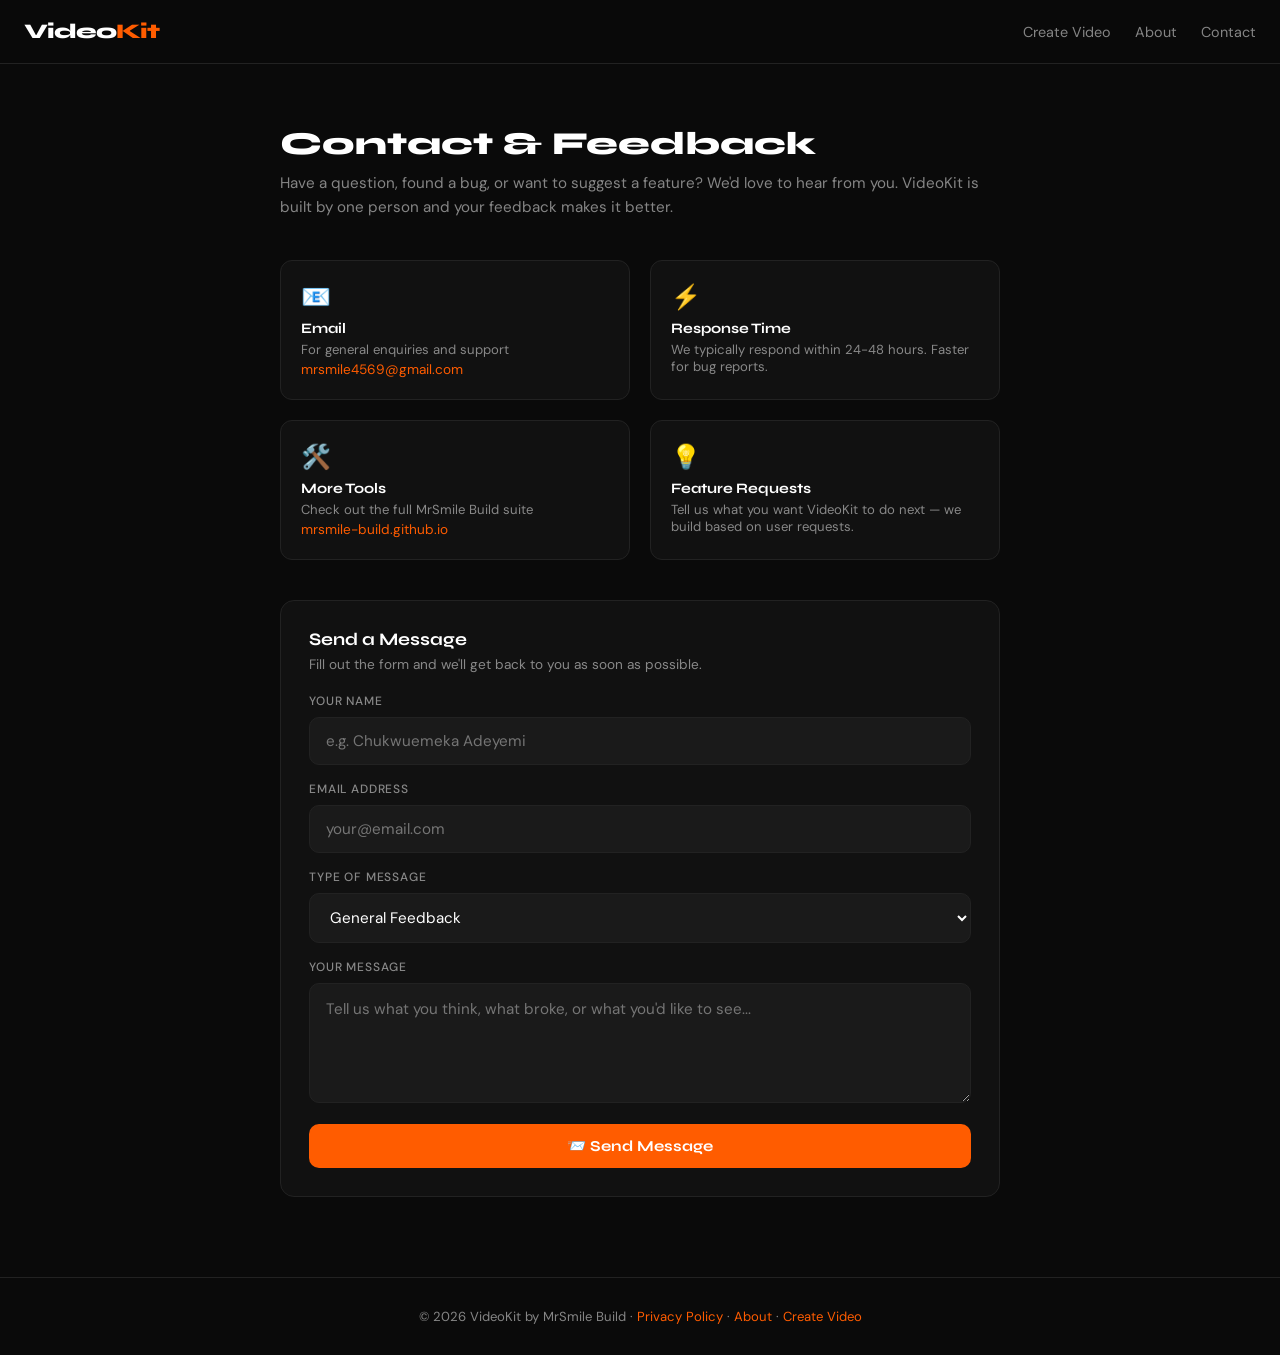
<file: contact.html>
<!DOCTYPE html>
<html lang="en">
<head>
  <meta charset="UTF-8">
  <meta name="viewport" content="width=device-width, initial-scale=1.0">
  <title>Contact & Feedback — VideoKit by MrSmile</title>
  <meta name="description" content="Contact MrSmile or send feedback about VideoKit — free AI video creator.">
  <script async src="https://www.googletagmanager.com/gtag/js?id=G-XXFNM475V9"></script>
  <script>window.dataLayer=window.dataLayer||[];function gtag(){dataLayer.push(arguments);}gtag('js',new Date());gtag('config','G-XXFNM475V9');</script>
  <style>
    @import url('https://fonts.googleapis.com/css2?family=Syne:wght@700;800&family=DM+Sans:wght@300;400;500&display=swap');
    :root{--bg:#0a0a0a;--surface:#111;--surface2:#1a1a1a;--border:#222;--ink:#fff;--ink-soft:rgba(255,255,255,.5);--accent:#ff5c00;--font-head:'Syne',sans-serif;--font-body:'DM Sans',sans-serif}
    *{box-sizing:border-box;margin:0;padding:0}
    body{font-family:var(--font-body);background:var(--bg);color:var(--ink);min-height:100vh}
    nav{padding:0 24px;height:64px;display:flex;align-items:center;justify-content:space-between;border-bottom:1px solid var(--border);position:sticky;top:0;background:rgba(10,10,10,.95);backdrop-filter:blur(10px);z-index:100}
    .logo{font-family:var(--font-head);font-weight:800;font-size:1.3rem;letter-spacing:-1px;text-decoration:none;color:var(--ink)}
    .logo span{color:var(--accent)}
    .nav-links{display:flex;gap:24px}
    .nav-links a{color:var(--ink-soft);text-decoration:none;font-size:.9rem;transition:color .2s}
    .nav-links a:hover{color:var(--accent)}
    .wrapper{max-width:760px;margin:0 auto;padding:60px 20px 80px}
    h1{font-family:var(--font-head);font-size:2rem;font-weight:800;margin-bottom:8px}
    .sub{color:var(--ink-soft);font-size:.95rem;margin-bottom:40px;line-height:1.6}
    .grid{display:grid;grid-template-columns:1fr 1fr;gap:20px;margin-bottom:40px}
    .contact-card{background:var(--surface);border:1px solid var(--border);border-radius:12px;padding:20px}
    .contact-card .icon{font-size:1.5rem;margin-bottom:8px}
    .contact-card h3{font-family:var(--font-head);font-size:.9rem;font-weight:700;margin-bottom:4px}
    .contact-card p{font-size:.82rem;color:var(--ink-soft)}
    .contact-card a{color:var(--accent);text-decoration:none;font-size:.85rem}
    .form-card{background:var(--surface);border:1px solid var(--border);border-radius:14px;padding:28px}
    .form-card h2{font-family:var(--font-head);font-size:1.1rem;font-weight:700;margin-bottom:6px}
    .form-card p{font-size:.85rem;color:var(--ink-soft);margin-bottom:20px}
    .form-group{margin-bottom:16px}
    label{display:block;font-size:.75rem;font-weight:500;text-transform:uppercase;letter-spacing:.07em;color:var(--ink-soft);margin-bottom:8px}
    input,textarea,select{width:100%;padding:13px 16px;border:1.5px solid var(--border);border-radius:10px;font-family:var(--font-body);font-size:.95rem;background:var(--surface2);color:var(--ink);outline:none;transition:border-color .2s}
    input:focus,textarea:focus,select:focus{border-color:var(--accent)}
    textarea{resize:vertical;min-height:120px;line-height:1.6}
    .btn{display:inline-flex;align-items:center;gap:8px;background:var(--accent);color:#fff;border:none;padding:13px 28px;border-radius:10px;font-family:var(--font-head);font-size:.95rem;font-weight:700;cursor:pointer;transition:all .2s;width:100%;justify-content:center}
    .btn:hover{background:#e04e00}
    .btn:disabled{opacity:.5;cursor:not-allowed}
    .success{background:rgba(34,197,94,.1);border:1px solid rgba(34,197,94,.3);border-radius:10px;padding:16px;color:#4ade80;font-size:.9rem;display:none;margin-top:16px}
    .success.show{display:block}
    @media(max-width:600px){.grid{grid-template-columns:1fr}}
    footer{border-top:1px solid var(--border);padding:30px 20px;text-align:center}
    footer p{color:var(--ink-soft);font-size:.82rem}
    footer a{color:var(--accent);text-decoration:none}
  </style>
</head>
<body>
<nav>
  <a href="index.html" class="logo">Video<span>Kit</span></a>
  <div class="nav-links">
    <a href="index.html">Create Video</a>
    <a href="about.html">About</a>
    <a href="contact.html">Contact</a>
  </div>
</nav>

<div class="wrapper">
  <h1>Contact & Feedback</h1>
  <p class="sub">Have a question, found a bug, or want to suggest a feature? We'd love to hear from you. VideoKit is built by one person and your feedback makes it better.</p>

  <div class="grid">
    <div class="contact-card">
      <div class="icon">📧</div>
      <h3>Email</h3>
      <p>For general enquiries and support</p>
      <a href="mailto:mrsmile4569@gmail.com">mrsmile4569@gmail.com</a>
    </div>
    <div class="contact-card">
      <div class="icon">⚡</div>
      <h3>Response Time</h3>
      <p>We typically respond within 24-48 hours. Faster for bug reports.</p>
    </div>
    <div class="contact-card">
      <div class="icon">🛠️</div>
      <h3>More Tools</h3>
      <p>Check out the full MrSmile Build suite</p>
      <a href="https://mrsmile-build.github.io" target="_blank">mrsmile-build.github.io</a>
    </div>
    <div class="contact-card">
      <div class="icon">💡</div>
      <h3>Feature Requests</h3>
      <p>Tell us what you want VideoKit to do next — we build based on user requests.</p>
    </div>
  </div>

  <div class="form-card">
    <h2>Send a Message</h2>
    <p>Fill out the form and we'll get back to you as soon as possible.</p>

    <div class="form-group">
      <label>Your Name</label>
      <input type="text" id="name" placeholder="e.g. Chukwuemeka Adeyemi">
    </div>
    <div class="form-group">
      <label>Email Address</label>
      <input type="email" id="email" placeholder="your@email.com">
    </div>
    <div class="form-group">
      <label>Type of Message</label>
      <select id="type">
        <option value="feedback">General Feedback</option>
        <option value="bug">Bug Report</option>
        <option value="feature">Feature Request</option>
        <option value="support">Support / Help</option>
        <option value="other">Other</option>
      </select>
    </div>
    <div class="form-group">
      <label>Your Message</label>
      <textarea id="message" placeholder="Tell us what you think, what broke, or what you'd like to see..."></textarea>
    </div>
    <button class="btn" id="submitBtn" onclick="submitForm()">📨 Send Message</button>
    <div class="success" id="successMsg">✅ Message sent! We'll get back to you within 24-48 hours. Thank you!</div>
  </div>
</div>

<footer>
  <p>© 2026 VideoKit by MrSmile Build · <a href="privacy.html">Privacy Policy</a> · <a href="about.html">About</a> · <a href="index.html">Create Video</a></p>
</footer>

<script>
async function submitForm() {
  const name    = document.getElementById('name').value.trim();
  const email   = document.getElementById('email').value.trim();
  const type    = document.getElementById('type').value;
  const message = document.getElementById('message').value.trim();

  if (!name || !email || !message) {
    alert('Please fill in your name, email, and message.');
    return;
  }

  const btn = document.getElementById('submitBtn');
  btn.disabled = true;
  btn.textContent = '⏳ Sending...';

  try {
    // Formspree - free contact form backend
    const res = await fetch('https://formspree.io/f/mrsmile4569', {
      method: 'POST',
      headers: { 'Content-Type': 'application/json', 'Accept': 'application/json' },
      body: JSON.stringify({ name, email, type, message })
    });

    if (res.ok) {
      document.getElementById('successMsg').classList.add('show');
      document.getElementById('name').value = '';
      document.getElementById('email').value = '';
      document.getElementById('message').value = '';
      btn.textContent = '✅ Sent!';
    } else {
      throw new Error('Form submission failed');
    }
  } catch(err) {
    // Fallback: open email client
    const subject = encodeURIComponent(`VideoKit ${type}: ${message.slice(0,50)}`);
    const body    = encodeURIComponent(`Name: ${name}\nEmail: ${email}\nType: ${type}\n\nMessage:\n${message}`);
    window.open(`mailto:mrsmile4569@gmail.com?subject=${subject}&body=${body}`);
    btn.textContent = '📧 Opening email...';
    setTimeout(() => { btn.textContent = '📨 Send Message'; btn.disabled = false; }, 3000);
  }
}
</script>
</body>
</html>
</file>
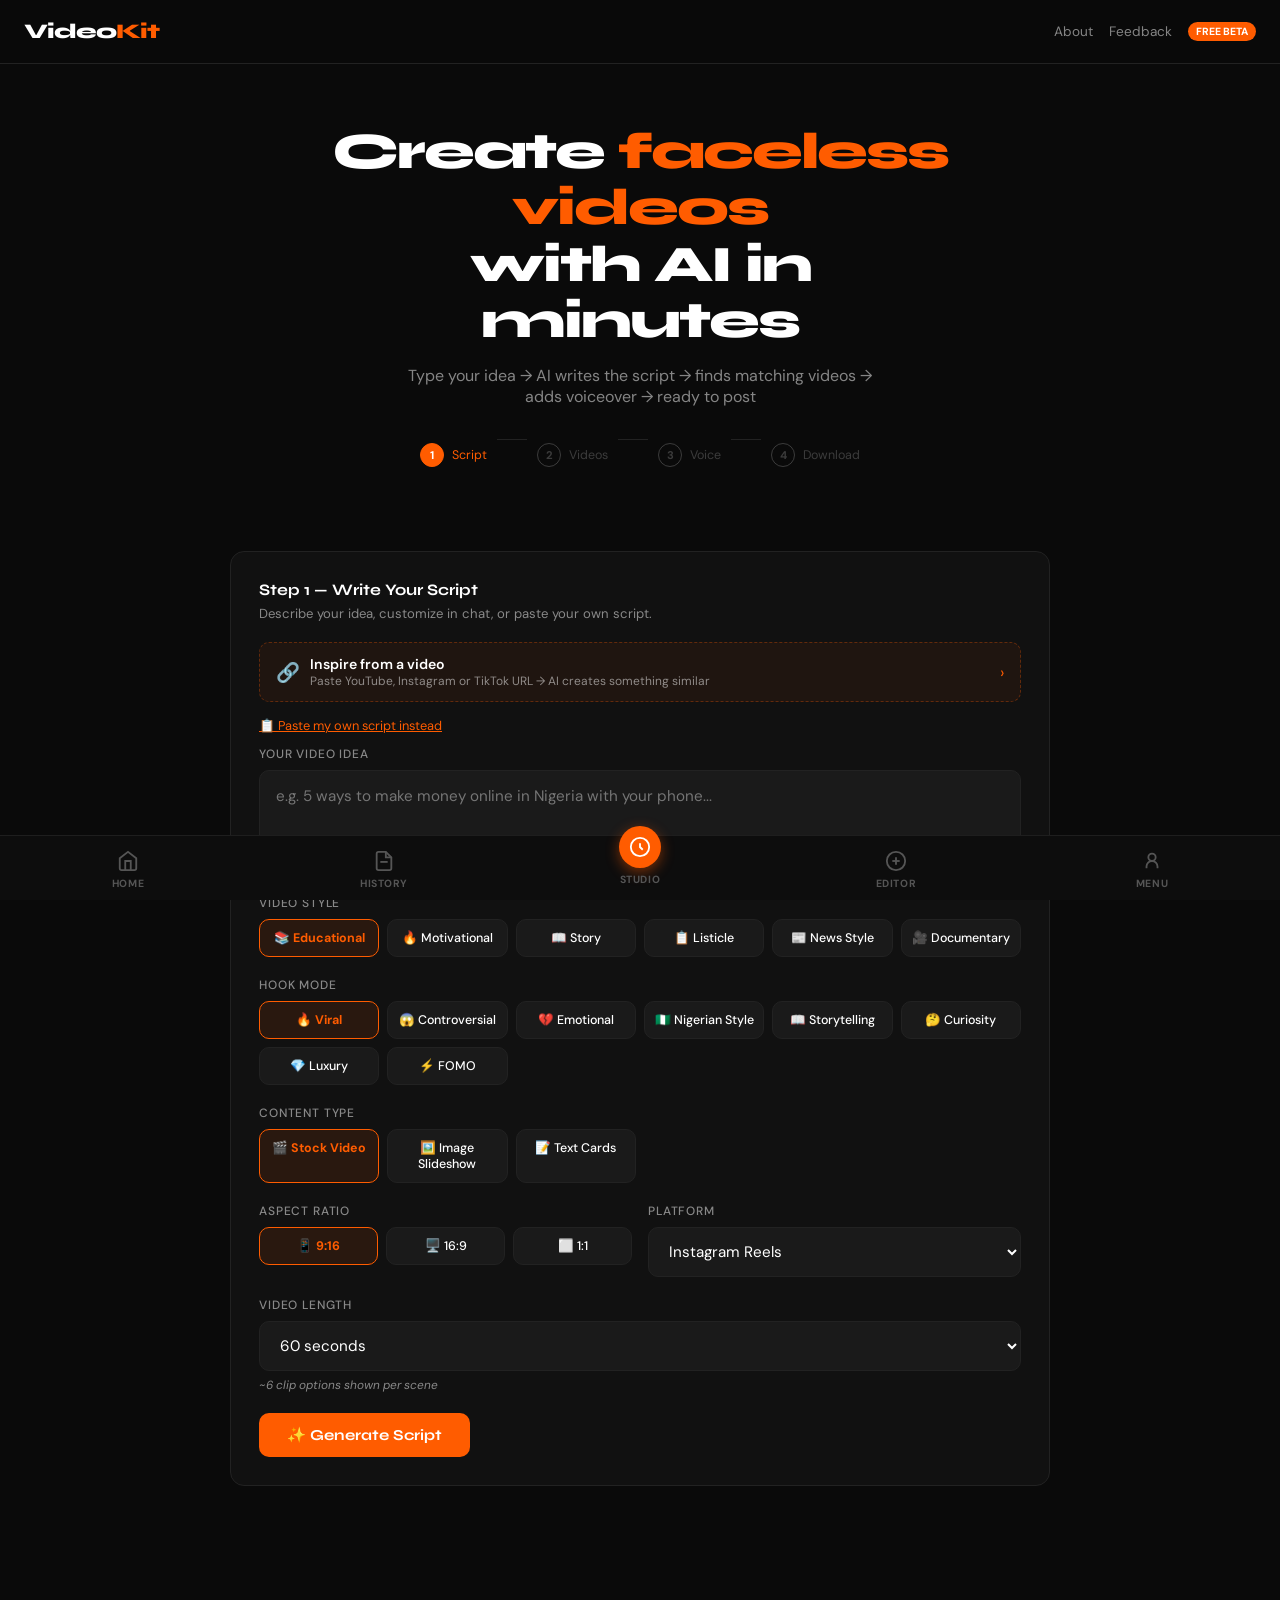
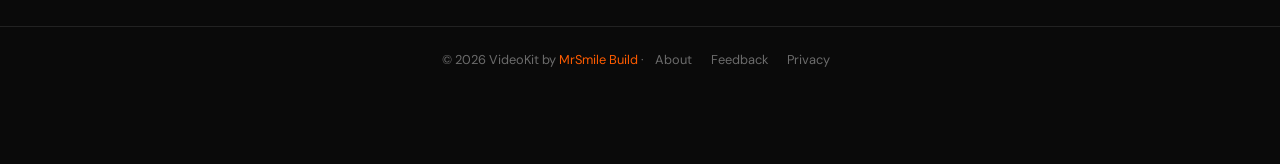
<file: create.html>
<!DOCTYPE html>
<html lang="en">
<head>
  <meta charset="UTF-8">
  <meta name="viewport" content="width=device-width, initial-scale=1.0">
  <title>VideoKit — Free AI Faceless Video Creator by MrSmile</title>
  <meta name="description" content="Create faceless videos with AI in minutes. Free AI script writer, stock video finder and voiceover generator. No camera needed.">
  <meta property="og:title" content="VideoKit — Free AI Faceless Video Creator">
  <meta property="og:description" content="Type your idea. AI writes script, finds videos, adds voice. Ready to post in minutes. 100% free.">
  <meta property="og:url" content="https://mrsmile-build.github.io/videokit/">
  <link rel="canonical" href="https://mrsmile-build.github.io/videokit/">
  <script async src="https://www.googletagmanager.com/gtag/js?id=G-XXFNM475V9"></script>
  <script>window.dataLayer=window.dataLayer||[];function gtag(){dataLayer.push(arguments);}gtag("js",new Date());gtag("config","G-XXFNM475V9");
</script>
  <style>
    @import url("https://fonts.googleapis.com/css2?family=Syne:wght@400;600;700;800&family=DM+Sans:wght@300;400;500&display=swap");
    :root{--bg:#0a0a0a;--surface:#111;--surface2:#1a1a1a;--border:#222;--ink:#fff;--ink-soft:rgba(255,255,255,.5);--accent:#ff5c00;--accent2:#ff8c00;--radius:14px;--font-head:"Syne",sans-serif;--font-body:"DM Sans",sans-serif}
    *{box-sizing:border-box;margin:0;padding:0}
    body{font-family:var(--font-body);background:var(--bg);color:var(--ink);min-height:100vh}
    nav{padding:0 24px;height:64px;display:flex;align-items:center;justify-content:space-between;border-bottom:1px solid var(--border);position:sticky;top:0;background:rgba(10,10,10,.95);backdrop-filter:blur(10px);z-index:100}
    .logo{font-family:var(--font-head);font-weight:800;font-size:1.3rem;letter-spacing:-1px;text-decoration:none;color:var(--ink)}
    .logo span{color:var(--accent)}
    .nav-right{display:flex;align-items:center;gap:16px}
    .nav-right a{color:var(--ink-soft);text-decoration:none;font-size:.85rem}
    .nav-badge{background:var(--accent);color:#fff;font-size:.65rem;font-weight:700;padding:3px 8px;border-radius:20px;text-transform:uppercase}
    .hero{text-align:center;padding:60px 20px 40px;max-width:700px;margin:0 auto}
    .hero h1{font-family:var(--font-head);font-size:clamp(2rem,6vw,3.2rem);font-weight:800;letter-spacing:-2px;line-height:1.1;margin-bottom:16px}
    .hero h1 span{color:var(--accent)}
    .hero p{color:var(--ink-soft);font-size:1rem;max-width:480px;margin:0 auto 32px}
    .steps-bar{display:flex;justify-content:center;gap:0;margin-bottom:40px;flex-wrap:wrap}
    .step-item{display:flex;align-items:center;gap:8px;font-size:.78rem;color:var(--ink-soft);cursor:pointer;padding:4px 6px;border-radius:8px;transition:all .2s}
    .step-item.active{color:var(--accent)}
    .step-item.locked{cursor:not-allowed;opacity:.4}
    .step-num{width:24px;height:24px;border-radius:50%;border:1.5px solid currentColor;display:flex;align-items:center;justify-content:center;font-weight:700;font-size:.7rem;flex-shrink:0}
    .step-item.done .step-num,.step-item.active .step-num{background:var(--accent);border-color:var(--accent);color:#fff}
    .step-divider{width:30px;height:1px;background:var(--border);margin:0 4px}
    .wrapper{max-width:860px;margin:0 auto;padding:0 20px 80px}
    .card{background:var(--surface);border:1px solid var(--border);border-radius:var(--radius);padding:28px;margin-bottom:20px}
    .card-title{font-family:var(--font-head);font-size:1rem;font-weight:700;margin-bottom:6px}
    .card-sub{font-size:.82rem;color:var(--ink-soft);margin-bottom:20px}
    label{display:block;font-size:.75rem;font-weight:500;text-transform:uppercase;letter-spacing:.07em;color:var(--ink-soft);margin-bottom:8px}
    input,textarea,select{width:100%;padding:13px 16px;border:1.5px solid var(--border);border-radius:10px;font-family:var(--font-body);font-size:.95rem;background:var(--surface2);color:var(--ink);outline:none;transition:border-color .2s}
    input:focus,textarea:focus,select:focus{border-color:var(--accent)}
    textarea{resize:vertical;min-height:100px;line-height:1.6}
    .btn{display:inline-flex;align-items:center;gap:8px;background:var(--accent);color:#fff;border:none;padding:13px 28px;border-radius:10px;font-family:var(--font-head);font-size:.95rem;font-weight:700;cursor:pointer;transition:all .2s;text-decoration:none}
    .btn:hover{background:#e04e00;transform:translateY(-1px)}
    .btn:disabled{opacity:.5;cursor:not-allowed;transform:none}
    .btn-outline{background:transparent;color:var(--ink);border:1.5px solid var(--border)}
    .btn-outline:hover{border-color:var(--accent);color:var(--accent);background:transparent}
    .btn-green{background:#22c55e}.btn-green:hover{background:#16a34a}
    .btn-sm{padding:9px 18px;font-size:.85rem}
    .form-group{margin-bottom:20px}
    .form-row{display:grid;grid-template-columns:1fr 1fr;gap:16px}
    .style-grid{display:grid;grid-template-columns:repeat(auto-fill,minmax(120px,1fr));gap:8px}
    .style-btn{padding:10px 8px;border:1.5px solid var(--border);border-radius:10px;background:var(--surface2);font-size:.78rem;font-weight:500;cursor:pointer;transition:all .2s;text-align:center;color:var(--ink)}
    .style-btn.active{border-color:var(--accent);background:rgba(255,92,0,.1);color:var(--accent);font-weight:700}
    .loading{display:none;text-align:center;padding:32px}
    .loading.show{display:block}
    .spinner{width:40px;height:40px;border:3px solid var(--border);border-top-color:var(--accent);border-radius:50%;animation:spin .8s linear infinite;margin:0 auto 16px}
    @keyframes spin{to{transform:rotate(360deg)}}
    .loading p{color:var(--ink-soft);font-size:.9rem}
    .loading-steps{margin-top:12px;font-size:.8rem;color:var(--accent)}
    .section{display:none}.section.show{display:block}
    .script-box{background:var(--surface2);border:1px solid var(--border);border-radius:10px;padding:20px;margin-bottom:16px}
    .script-scene{margin-bottom:16px;padding-bottom:16px;border-bottom:1px solid var(--border)}
    .script-scene:last-child{border-bottom:none;margin-bottom:0;padding-bottom:0}
    .scene-num{font-size:.7rem;text-transform:uppercase;letter-spacing:.08em;color:var(--accent);font-weight:700;margin-bottom:6px}
    .scene-text{font-size:.9rem;line-height:1.7;color:var(--ink-soft)}
    .video-grid{display:grid;grid-template-columns:repeat(auto-fill,minmax(155px,1fr));gap:10px}
    .video-thumb{position:relative;border-radius:10px;overflow:hidden;border:2px solid var(--border);cursor:pointer;transition:border-color .2s;aspect-ratio:16/9}
    .video-thumb.selected{border-color:var(--accent)}
    .video-thumb video,.video-thumb img{width:100%;height:100%;object-fit:cover}
    .select-overlay{position:absolute;inset:0;background:rgba(255,92,0,.2);display:none;align-items:center;justify-content:center;font-size:1.5rem}
    .video-thumb.selected .select-overlay{display:flex}
    .video-tag{position:absolute;top:6px;left:6px;background:rgba(0,0,0,.7);color:#fff;font-size:.65rem;padding:2px 6px;border-radius:4px;font-weight:600}
    .voice-grid{display:grid;grid-template-columns:repeat(auto-fill,minmax(155px,1fr));gap:10px;margin-bottom:20px}
    .voice-card{background:var(--surface2);border:1.5px solid var(--border);border-radius:10px;padding:14px;cursor:pointer;transition:all .2s}
    .voice-card.active{border-color:var(--accent);background:rgba(255,92,0,.08)}
    .voice-name{font-weight:600;font-size:.88rem;margin-bottom:4px}
    .voice-desc{font-size:.75rem;color:var(--ink-soft)}
    .voice-badge{font-size:.62rem;background:var(--accent);color:#fff;padding:2px 6px;border-radius:4px;display:inline-block;margin-top:6px;font-weight:700;text-transform:uppercase}
    .download-section{background:linear-gradient(135deg,rgba(255,92,0,.15),rgba(255,140,0,.05));border:1px solid rgba(255,92,0,.3);border-radius:var(--radius);padding:28px;text-align:center}
    .download-section h3{font-family:var(--font-head);font-size:1.3rem;font-weight:800;margin-bottom:8px}
    .download-section p{color:var(--ink-soft);font-size:.875rem;margin-bottom:20px}
    .download-btns{display:flex;gap:10px;justify-content:center;flex-wrap:wrap}
    .progress-bar{background:var(--border);border-radius:10px;height:8px;margin:12px 0;overflow:hidden}
    .progress-fill{height:100%;background:linear-gradient(90deg,var(--accent),var(--accent2));border-radius:10px;transition:width .4s;width:0%}
    .progress-text{font-size:.78rem;color:var(--accent);text-align:center;margin-top:4px}
    .error-box{background:rgba(239,68,68,.1);border:1px solid rgba(239,68,68,.3);border-radius:10px;padding:14px;color:#f87171;font-size:.85rem;margin-top:12px;display:none}
    .error-box.show{display:block}
    .retry-banner{background:rgba(255,92,0,.1);border:1px solid rgba(255,92,0,.4);border-radius:10px;padding:14px 18px;display:none;align-items:center;justify-content:space-between;gap:12px;margin-bottom:16px;flex-wrap:wrap}
    .retry-banner.show{display:flex}
    .retry-banner p{font-size:.85rem;color:#ffaa77}
    .caption-box{background:rgba(255,92,0,.07);border:1px solid rgba(255,92,0,.25);border-radius:10px;padding:16px;margin-top:16px;display:none}
    .caption-label{font-size:.75rem;font-weight:700;text-transform:uppercase;letter-spacing:.07em;color:var(--accent);margin-bottom:8px}
    .caption-text{font-size:.9rem;line-height:1.6;margin-bottom:10px}
    .chat-box{background:var(--surface2);border:1px solid var(--border);border-radius:12px;overflow:hidden;margin-bottom:16px}
    .chat-header{padding:14px 18px;border-bottom:1px solid var(--border);font-size:.85rem;font-weight:600}
    .chat-messages{padding:16px;max-height:280px;overflow-y:auto;display:flex;flex-direction:column;gap:10px}
    .chat-msg{padding:10px 14px;border-radius:10px;font-size:.85rem;line-height:1.6;max-width:90%}
    .chat-msg.ai{background:rgba(255,92,0,.08);border:1px solid rgba(255,92,0,.15);align-self:flex-start}
    .chat-msg.user{background:var(--surface);border:1px solid var(--border);align-self:flex-end}
    .chat-input-row{display:flex;gap:8px;padding:12px;border-top:1px solid var(--border)}
    .chat-input-row input{flex:1;padding:10px 14px;border-radius:8px;font-size:.9rem}
    .paste-toggle{font-size:.8rem;color:var(--accent);cursor:pointer;text-decoration:underline;margin-bottom:12px;display:inline-block}
    .paste-area{display:none;margin-bottom:16px}
    .paste-area.show{display:block}
    .url-trigger{display:flex;align-items:center;gap:10px;background:rgba(255,92,0,.06);border:1px dashed rgba(255,92,0,.3);border-radius:10px;padding:12px 16px;cursor:pointer;margin-bottom:12px}
    .url-trigger:hover{background:rgba(255,92,0,.1)}
    .url-area{display:none;background:var(--surface2);border:1px solid var(--border);border-radius:10px;padding:16px;margin-bottom:12px}
    .toolkit-banner{background:var(--surface);border:1px solid var(--border);border-radius:10px;padding:16px;display:flex;align-items:center;justify-content:space-between;gap:12px;margin-top:20px;flex-wrap:wrap}
    .clip-hint{font-size:.74rem;color:var(--ink-soft);margin-top:6px;font-style:italic}
    @media(max-width:600px){.form-row{grid-template-columns:1fr}.hero{padding:40px 20px 28px}.card{padding:20px 16px}}
  </style>
</head>
<body style="padding-bottom:72px">

<nav>
  <a href="index.html" class="logo">Video<span>Kit</span></a>
  <div class="nav-right">
    <a href="about.html">About</a>
    <a href="contact.html">Feedback</a>
    <span class="nav-badge">Free Beta</span>
  </div>
</nav>

<div class="hero">
  <h1>Create <span>faceless videos</span><br>with AI in minutes</h1>
  <p>Type your idea → AI writes the script → finds matching videos → adds voiceover → ready to post</p>
  <div class="steps-bar">
    <div class="step-item active" id="step1" onclick="navigateToStep(1)"><div class="step-num">1</div> Script</div>
    <div class="step-divider"></div>
    <div class="step-item locked" id="step2" onclick="navigateToStep(2)"><div class="step-num">2</div> Videos</div>
    <div class="step-divider"></div>
    <div class="step-item locked" id="step3" onclick="navigateToStep(3)"><div class="step-num">3</div> Voice</div>
    <div class="step-divider"></div>
    <div class="step-item locked" id="step4" onclick="navigateToStep(4)"><div class="step-num">4</div> Download</div>
  </div>
</div>

<div class="wrapper">

  <!-- STEP 1 -->
  <div class="section show" id="section-script">
    <div class="retry-banner" id="retry-script">
      <p>Network failed. Will auto-retry when connection returns...</p>
      <button class="btn btn-sm btn-outline" onclick="generateScript()">Retry Now</button>
    </div>
    <div class="card">
      <div class="card-title">Step 1 — Write Your Script</div>
      <div class="card-sub">Describe your idea, customize in chat, or paste your own script.</div>

      <!-- URL inspire -->
      <div class="url-trigger" onclick="toggleUrlSection()">
        <span style="font-size:1.2rem">🔗</span>
        <div>
          <div style="font-size:.88rem;font-weight:600">Inspire from a video</div>
          <div style="font-size:.75rem;color:var(--ink-soft)">Paste YouTube, Instagram or TikTok URL → AI creates something similar</div>
        </div>
        <span id="url-arrow" style="margin-left:auto;color:var(--accent)">›</span>
      </div>
      <div class="url-area" id="url-area">
        <label>Video URL</label>
        <div style="display:flex;gap:8px;margin-bottom:8px">
          <input type="url" id="videoUrl" placeholder="https://youtube.com/watch?v=...">
          <button class="btn btn-sm" onclick="analyzeUrl()">Analyze</button>
        </div>
        <div style="font-size:.72rem;color:var(--ink-soft);margin-bottom:10px">Supports YouTube. Instagram/TikTok — describe video below.</div>
        <div id="url-loading" style="display:none;font-size:.85rem;color:var(--accent)">Analyzing...</div>
        <div id="url-result" style="display:none">
          <div id="url-info" style="font-size:.85rem;padding:10px;background:var(--surface);border-radius:8px;margin-bottom:10px"></div>
          <div id="url-manual-section" style="display:none">
            <label>Describe what the video is about</label>
            <textarea id="urlDescription" rows="3" placeholder="e.g. The video talks about 5 ways to earn money online..."></textarea>
            <button class="btn btn-sm" onclick="useUrlAnalysis()" style="margin-top:8px;width:100%">Create Similar Video</button>
          </div>
        </div>
      </div>

      <!-- Paste own script -->
      <span class="paste-toggle" onclick="togglePaste()">📋 Paste my own script instead</span>
      <div class="paste-area" id="paste-area">
        <label>Your Script</label>
        <textarea id="pasteScript" rows="8" placeholder="Paste your full script here. VideoKit will turn it into proper scenes."></textarea>
        <button class="btn" style="margin-top:12px" onclick="usePastedScript()">Use This Script</button>
      </div>

      <div id="idea-section">
        <div class="form-group">
          <label>Your Video Idea</label>
          <textarea id="videoIdea" placeholder="e.g. 5 ways to make money online in Nigeria with your phone..."></textarea>
        </div>

        <div class="form-group">
          <label>Video Style</label>
          <div class="style-grid">
            <div class="style-btn active" onclick="selectStyle(this)" data-style="educational">📚 Educational</div>
            <div class="style-btn" onclick="selectStyle(this)" data-style="motivational">🔥 Motivational</div>
            <div class="style-btn" onclick="selectStyle(this)" data-style="storytelling">📖 Story</div>
            <div class="style-btn" onclick="selectStyle(this)" data-style="listicle">📋 Listicle</div>
            <div class="style-btn" onclick="selectStyle(this)" data-style="news-style">📰 News Style</div>
            <div class="style-btn" onclick="selectStyle(this)" data-style="documentary">🎥 Documentary</div>
          </div>
        </div>

        <div class="form-group">
          <label>Hook Mode</label>
          <div class="style-grid">
            <div class="style-btn active" onclick="selectHook(this)" data-hook="viral">🔥 Viral</div>
            <div class="style-btn" onclick="selectHook(this)" data-hook="controversial">😱 Controversial</div>
            <div class="style-btn" onclick="selectHook(this)" data-hook="emotional">💔 Emotional</div>
            <div class="style-btn" onclick="selectHook(this)" data-hook="nigerian">🇳🇬 Nigerian Style</div>
            <div class="style-btn" onclick="selectHook(this)" data-hook="storytelling">📖 Storytelling</div>
            <div class="style-btn" onclick="selectHook(this)" data-hook="curiosity">🤔 Curiosity</div>
            <div class="style-btn" onclick="selectHook(this)" data-hook="luxury">💎 Luxury</div>
            <div class="style-btn" onclick="selectHook(this)" data-hook="fomo">⚡ FOMO</div>
          </div>
        </div>

        <div class="form-group">
          <label>Content Type</label>
          <div class="style-grid">
            <div class="style-btn active" onclick="selectContentType(this)" data-ctype="video">🎬 Stock Video</div>
            <div class="style-btn" onclick="selectContentType(this)" data-ctype="image">🖼️ Image Slideshow</div>
            <div class="style-btn" onclick="selectContentType(this)" data-ctype="textcard">📝 Text Cards</div>
          </div>
        </div>

        <div class="form-row">
          <div class="form-group">
            <label>Aspect Ratio</label>
            <div class="style-grid" style="grid-template-columns:repeat(3,1fr)">
              <div class="style-btn active" onclick="selectRatio(this)" data-ratio="9:16">📱 9:16</div>
              <div class="style-btn" onclick="selectRatio(this)" data-ratio="16:9">🖥️ 16:9</div>
              <div class="style-btn" onclick="selectRatio(this)" data-ratio="1:1">⬜ 1:1</div>
            </div>
          </div>
          <div class="form-group">
            <label>Platform</label>
            <select id="platform">
              <option value="Instagram Reels">Instagram Reels</option>
              <option value="TikTok">TikTok</option>
              <option value="YouTube Shorts">YouTube Shorts</option>
              <option value="YouTube">YouTube</option>
              <option value="Facebook">Facebook</option>
            </select>
          </div>
        </div>

        <div class="form-group">
          <label>Video Length</label>
          <select id="videoLength" onchange="updateClipHint(this.value)">
            <option value="30">30 seconds</option>
            <option value="60" selected>60 seconds</option>
            <option value="90">90 seconds</option>
            <option value="120">2 minutes</option>
            <option value="300">5 minutes</option>
            <option value="600">10 minutes</option>
          </select>
          <div class="clip-hint" id="clip-hint">~6 clip options shown per scene</div>
        </div>

        <button class="btn" id="btnScript" onclick="generateScript()">✨ Generate Script</button>
      </div>
    </div>

    <div class="loading" id="load-script">
      <div class="spinner"></div>
      <p>Writing your script...</p>
      <div class="loading-steps" id="load-script-step">Analyzing your idea...</div>
    </div>

    <div class="section" id="script-result">
      <div class="card">
        <div class="card-title">📝 Your Script</div>
        <div id="script-scenes"></div>

        <!-- Viral caption -->
        <div class="caption-box" id="caption-box">
          <div class="caption-label">📢 Your Viral Caption</div>
          <div id="caption-text" class="caption-text"></div>
          <button onclick="copyCaption()" class="btn btn-sm btn-outline">📋 Copy Caption</button>
        </div>

        <!-- Script chatbox -->
        <div style="margin-top:20px">
          <div class="card-title" style="font-size:.9rem">💬 Customize Your Script</div>
          <div class="card-sub" style="margin-bottom:12px">Tell AI how to change any scene.</div>
          <div class="chat-box">
            <div class="chat-header">🤖 Script Assistant</div>
            <div class="chat-messages" id="chat-messages">
              <div class="chat-msg ai">Your script is ready! Tell me how you would like to customize it.</div>
            </div>
            <div class="chat-input-row">
              <input type="text" id="chatInput" placeholder="e.g. Make scene 2 about Nigerian hustle culture..." onkeydown="if(event.key==='Enter')sendChat()">
              <button class="btn btn-sm" onclick="sendChat()">Send</button>
            </div>
          </div>
        </div>

        <div style="margin-top:16px;display:flex;gap:10px;flex-wrap:wrap">
          <button class="btn" onclick="goToVideos()">Next: Find Videos →</button>
          <button class="btn btn-outline" onclick="generateScript()">🔄 Regenerate</button>
          <button class="btn btn-outline" id="humanBtn" onclick="humanRewrite()">🧠 Make it Sound Human</button>
        </div>
      </div>
    </div>
    <div class="error-box" id="err-script"></div>
  </div>

  <!-- STEP 2 -->
  <div class="section" id="section-videos">
    <div class="retry-banner" id="retry-videos">
      <p>Network failed loading videos. Will auto-retry...</p>
      <button class="btn btn-sm btn-outline" onclick="goToVideos()">Retry Now</button>
    </div>
    <div class="card">
      <div class="card-title">🎬 Step 2 — Choose Your Clips</div>
      <div class="card-sub" id="video-card-sub">Pick the best clip for each scene.</div>
      <!-- User upload own media -->
      <div style="margin-bottom:16px;padding:12px;background:rgba(255,92,0,.06);border:1px dashed rgba(255,92,0,.3);border-radius:10px">
        <div style="font-size:.85rem;font-weight:600;margin-bottom:8px">📁 Use your own image or video</div>
        <div style="display:flex;gap:8px;flex-wrap:wrap;align-items:center">
          <input type="file" id="userMediaFile" accept="image/*,video/*" style="display:none" onchange="handleUserUpload(this)">
          <select id="uploadSceneIdx" onfocus="populateSceneSelect()" onchange="window._uploadScene=this.value;this.style.borderColor=this.value?'#ff5c00':'#333'" style="flex:1;padding:8px;border-radius:8px;border:1px solid #333;background:#1a1a1a;color:#fff;font-size:.85rem">
            <option value="">Select scene...</option>
          </select>
          <button class="btn btn-sm btn-outline" onclick="if(!window._uploadScene&&window._uploadScene!=='0'){alert('Select a scene first');return;}document.getElementById('userMediaFile').click()">📤 Upload</button>
        </div>
      </div>

      <div class="loading" id="load-videos">
        <div class="spinner"></div>
        <p>Finding matching content...</p>
        <div class="loading-steps" id="load-videos-step">Searching...</div>
      </div>
      <div id="video-scenes"></div>
      <div class="error-box" id="err-videos"></div>
    </div>
    <div style="display:flex;gap:10px;flex-wrap:wrap;margin-top:4px">
      <button class="btn btn-outline" onclick="navigateToStep(1)">← Back to Script</button>
      <button class="btn" onclick="goToVoice()">Next: Add Voice →</button>
    </div>
  </div>

  <!-- STEP 3 -->
  <div class="section" id="section-voice">
    <div class="retry-banner" id="retry-voice">
      <p>Voice failed. Will auto-retry when connection returns...</p>
      <button class="btn btn-sm btn-outline" onclick="generateVoice()">Retry Now</button>
    </div>
    <div class="card">
      <div class="card-title">🎙️ Step 3 — Choose Voice</div>
      <div class="card-sub">Pick a voice and generate the full narration.</div>
      <div class="voice-grid">
        <div class="voice-card active" onclick="selectVoice('en-us-m',this)">
          <div class="voice-name">🇺🇸 American</div>
          <div class="voice-desc">Male · Deep</div>
          <span class="voice-badge">Popular</span>
        </div>
        <div class="voice-card" onclick="selectVoice('en-us-f',this)">
          <div class="voice-name">🇺🇸 American</div>
          <div class="voice-desc">Female · Clear</div>
        </div>
        <div class="voice-card" onclick="selectVoice('en-gb-m',this)">
          <div class="voice-name">🇬🇧 British</div>
          <div class="voice-desc">Male · Professional</div>
        </div>
        <div class="voice-card" onclick="selectVoice('en-gb-f',this)">
          <div class="voice-name">🇬🇧 British</div>
          <div class="voice-desc">Female · Elegant</div>
        </div>
        <div class="voice-card" onclick="selectVoice('en-au-m',this)">
          <div class="voice-name">🇦🇺 Australian</div>
          <div class="voice-desc">Male · Friendly</div>
        </div>
        <div class="voice-card" onclick="selectVoice('en-au-f',this)">
          <div class="voice-name">🇦🇺 Australian</div>
          <div class="voice-desc">Female · Warm</div>
        </div>
        <div class="voice-card" onclick="selectVoice('en-news-m',this)">
          <div class="voice-name">📺 News Anchor</div>
          <div class="voice-desc">Male · Authoritative</div>
        </div>
        <div class="voice-card" onclick="selectVoice('en-story-f',this)">
          <div class="voice-name">📖 Storyteller</div>
          <div class="voice-desc">Female · Engaging</div>
        </div>
        <div class="voice-card" onclick="selectVoice('fr-m',this)">
          <div class="voice-name">🇫🇷 French</div>
          <div class="voice-desc">Male</div>
        </div>
        <div class="voice-card" onclick="selectVoice('de-m',this)">
          <div class="voice-name">🇩🇪 German</div>
          <div class="voice-desc">Male</div>
        </div>
        <div class="voice-card" onclick="selectVoice('es-m',this)">
          <div class="voice-name">🇪🇸 Spanish</div>
          <div class="voice-desc">Male</div>
        </div>
        <div class="voice-card" onclick="selectVoice('pt-m',this)">
          <div class="voice-name">🇧🇷 Portuguese</div>
          <div class="voice-desc">Male</div>
        </div>
      </div>
      <button class="btn" id="btnVoice" onclick="generateVoice()">🎙️ Generate Narration</button>
    </div>
    <div class="loading" id="load-voice">
      <div class="spinner"></div>
      <p>Generating your voiceover...</p>
    </div>
    <div id="audio-result" style="display:none">
      <div class="card">
        <div class="card-title">🔊 Your Narration is Ready</div>
        <audio id="audioPlayer" controls style="width:100%;display:none"></audio>
        <div style="display:flex;gap:10px;margin-top:12px;flex-wrap:wrap">
          <button class="btn btn-outline" id="previewVoiceBtn" onclick="previewVoice()" style="display:none">▶ Preview</button>
          <button class="btn btn-outline" onclick="stopVoice()">⏹ Stop</button>
          <button class="btn btn-outline" onclick="downloadAudio()">⬇ Download MP3</button>
        </div>
        <div style="margin-top:10px;padding:10px;background:rgba(255,92,0,.07);border-radius:8px;font-size:.8rem;color:var(--ink-soft)">
          💡 Voice plays through your speaker. Download MP3 above then combine with your video clips.
        </div>
      </div>
    </div>
    <div class="error-box" id="err-voice"></div>
    <div style="display:flex;gap:10px;flex-wrap:wrap;margin-top:16px">
      <button class="btn btn-outline" onclick="navigateToStep(2)">← Back to Videos</button>
      <button class="btn" onclick="goToDownload()">Next: Download →</button>
    </div>
  </div>

  <!-- STEP 4 -->
  <div class="section" id="section-download">
    <div class="download-section">
      <h3>🎉 Your Video is Ready!</h3>
      <p>Download everything you need to create your faceless video.</p>
      <div class="download-btns">
        <button class="btn btn-outline" onclick="downloadScript()">📄 Script</button>
        <button class="btn btn-outline" onclick="downloadAudio()">🎵 Audio</button>
        <button class="btn btn-outline" onclick="downloadVideos()">🎬 Videos</button>
        <button class="btn btn-green" onclick="downloadAll()">⬇ Download All</button>
      </div>
    </div>

    <div class="card" style="margin-top:20px">
      <div class="card-title">🎬 Combine Into One Video</div>
      <div class="card-sub">Merge all clips into a single MP4. First time requires WiFi to load 30MB engine (cached forever after).</div>
      <div class="progress-bar" id="merge-progress" style="display:none">
        <div class="progress-fill" id="merge-fill"></div>
      </div>
      <div class="progress-text" id="merge-pct" style="display:none"></div>
      <button class="btn" id="btnMerge" onclick="mergeAndDownload()">🎬 Create Combined Video</button>
    </div>

    <div style="display:flex;gap:10px;flex-wrap:wrap;margin-top:16px;justify-content:center">
      <button class="btn btn-outline" onclick="navigateToStep(3)">← Back to Voice</button>
      <button class="btn btn-outline" onclick="navigateToStep(2)">← Back to Videos</button>
      <button class="btn btn-outline" onclick="startOver()">🔄 Start Over</button>
    </div>
    <div class="toolkit-banner">
      <p><strong>Want more free tools?</strong> Check out the full MrSmile Build suite.</p>
      <a href="https://mrsmile-build.github.io" class="btn btn-outline" style="font-size:.8rem;padding:8px 16px">Explore Tools</a>
    </div>
  </div>

</div>

<footer style="border-top:1px solid #222;padding:24px 20px;text-align:center;margin-top:40px">
  <p style="color:rgba(255,255,255,.4);font-size:.8rem">
    © 2026 VideoKit by <a href="https://mrsmile-build.github.io" style="color:#ff5c00;text-decoration:none">MrSmile Build</a> ·
    <a href="about.html" style="color:rgba(255,255,255,.4);text-decoration:none;margin:0 8px">About</a>
    <a href="contact.html" style="color:rgba(255,255,255,.4);text-decoration:none;margin:0 8px">Feedback</a>
    <a href="privacy.html" style="color:rgba(255,255,255,.4);text-decoration:none;margin:0 8px">Privacy</a>
  </p>
</footer>

<script>
// ── Voice config ──────────────────────────────────────────────
const VOICE_CONFIG = {
  "en-us-m":    { puter: "onyx",    tiktok: "en_us_006" },
  "en-us-f":    { puter: "nova",    tiktok: "en_us_001" },
  "en-gb-m":    { puter: "echo",    tiktok: "en_uk_001" },
  "en-gb-f":    { puter: "shimmer", tiktok: "en_uk_003" },
  "en-au-m":    { puter: "fable",   tiktok: "en_au_002" },
  "en-au-f":    { puter: "alloy",   tiktok: "en_au_001" },
  "en-news-m":  { puter: "onyx",    tiktok: "en_us_007" },
  "en-story-f": { puter: "nova",    tiktok: "en_us_002" },
  "fr-m":       { puter: "echo",    tiktok: "fr_003"    },
  "de-m":       { puter: "fable",   tiktok: "de_002"    },
  "es-m":       { puter: "onyx",    tiktok: "es_002"    },
  "pt-m":       { puter: "echo",    tiktok: "pt_002"    }
};

// ── State ─────────────────────────────────────────────────────
let scriptData     = null;
let selectedVideos = {};
let selectedVoice  = "en-us-m";
let videoStyle     = "educational";
let hookMode       = "viral";
let contentType    = "video";
let aspectRatio    = "9:16";
let audioBlob      = null;
let audioUrl       = null;
let chatHistory    = [];
let videosLoaded   = false;
let _urlData       = null;

// ── Navigation ────────────────────────────────────────────────
const stepSections = {1:"section-script",2:"section-videos",3:"section-voice",4:"section-download"};

function navigateToStep(n) {
  if (n >= 2 && !scriptData) return;
  showSection(stepSections[n]);
  setStep(n);
  if (n === 2 && scriptData && !videosLoaded) goToVideos();
}

function showSection(id) {
  document.querySelectorAll(".section").forEach(s => s.classList.remove("show"));
  document.getElementById(id).classList.add("show");
  window.scrollTo(0, 0);
}

function setStep(n) {
  for (let i = 1; i <= 4; i++) {
    const el = document.getElementById("step" + i);
    if (!el) continue;
    el.classList.remove("active","done","locked");
    if (i < n) el.classList.add("done");
    else if (i === n) el.classList.add("active");
    else el.classList.add(scriptData ? "done" : "locked");
  }
}

function updateClipHint(secs) {
  const map = {30:4,60:6,90:8,120:8,300:12,600:16};
  const c = map[parseInt(secs)] || 6;
  const el = document.getElementById("clip-hint");
  if (el) el.textContent = "~" + c + " clip options shown per scene";
}

function selectStyle(el) {
  document.querySelectorAll("[data-style]").forEach(b => b.classList.remove("active"));
  el.classList.add("active");
  videoStyle = el.dataset.style;
}

function selectHook(el) {
  document.querySelectorAll("[data-hook]").forEach(b => b.classList.remove("active"));
  el.classList.add("active");
  hookMode = el.dataset.hook;
}

function selectContentType(el) {
  document.querySelectorAll("[data-ctype]").forEach(b => b.classList.remove("active"));
  el.classList.add("active");
  contentType = el.dataset.ctype;
}

function selectRatio(el) {
  document.querySelectorAll("[data-ratio]").forEach(b => b.classList.remove("active"));
  el.classList.add("active");
  aspectRatio = el.dataset.ratio;
}

function selectVoice(voice, el) {
  selectedVoice = voice;
  document.querySelectorAll(".voice-card").forEach(c => c.classList.remove("active"));
  el.classList.add("active");
}

function togglePaste() {
  const area = document.getElementById("paste-area");
  const idea = document.getElementById("idea-section");
  const show = area.classList.toggle("show");
  idea.style.display = show ? "none" : "block";
}

function toggleUrlSection() {
  const a = document.getElementById("url-area");
  const arrow = document.getElementById("url-arrow");
  const open = a.style.display !== "block";
  a.style.display = open ? "block" : "none";
  if (arrow) arrow.textContent = open ? "⌄" : "›";
}



// ── STEP 1: Script ────────────────────────────────────────────
const HOOK_PROMPTS = {
  viral:         "Use a shocking scroll-stopping hook. Make every line punchy and shareable.",
  controversial: "Start with a bold controversial statement that challenges common beliefs.",
  emotional:     "Use emotional storytelling. Connect with pain points and aspirations deeply.",
  nigerian:      "Write in a relatable Nigerian style. Reference hustle culture and street wisdom.",
  storytelling:  "Open with a story format. Build narrative tension scene by scene.",
  curiosity:     "Use curiosity gaps throughout. What most people do not know about format.",
  luxury:        "Aspirational and premium tone. Paint a picture of success and status.",
  fomo:          "Create urgent fear of missing out. While you sleep others are format."
};

async function generateScript() {
  const idea = document.getElementById("videoIdea").value.trim();
  if (!idea) { alert("Please enter your video idea!"); return; }
  const platform = document.getElementById("platform").value;
  const length   = document.getElementById("videoLength").value;
  const sceneCounts = {30:3,60:5,90:7,120:9,300:15,600:25};
  const sceneCount  = sceneCounts[parseInt(length)] || 5;
  const hookInstr   = HOOK_PROMPTS[hookMode] || HOOK_PROMPTS.viral;

  document.getElementById("load-script").classList.add("show");
  document.getElementById("script-result").classList.remove("show");
  document.getElementById("err-script").classList.remove("show");
  document.getElementById("retry-script").classList.remove("show");
  document.getElementById("btnScript").disabled = true;

  const steps = ["Analyzing your idea...","Writing hook...","Building scenes...","Adding CTA..."];
  let si = 0;
  const stepInt = setInterval(() => {
    document.getElementById("load-script-step").textContent = steps[si++ % steps.length];
  }, 1500);

  const prompt = "You are a viral video script writer. Write a " + videoStyle + " video script for " + platform + " about: \"" + idea + "\". The video is " + length + " seconds long. Hook instruction: " + hookInstr + " Return ONLY a valid JSON object with: title (catchy), hook (max 15 words scroll-stopping), scenes (array of exactly " + sceneCount + " objects each with: scene_number, narration (2-3 full sentences), visual_keyword (2-3 words for stock search), duration_seconds), cta. No markdown. No extra text.";

  try {
    const res  = await fetchWithRetry(PROXY + "/generate", {
      method:"POST", headers:{"Content-Type":"application/json"},
      body: JSON.stringify({ model:"openai/gpt-oss-120b", messages:[{role:"user",content:prompt}], temperature:0.8, max_tokens:3000 })
    });
    const data = await res.json();
    if (!res.ok) throw new Error(data.error?.message || "API error");
    scriptData = JSON.parse(data.choices[0].message.content.trim().replace(/```json|```/g,"").trim());
    chatHistory = [];
    renderScript(scriptData);
    document.getElementById("script-result").classList.add("show");
    videosLoaded = false;
    setStep(1);
    generateCaption(scriptData);
  } catch(err) {
    if (!navigator.onLine) {
      document.getElementById("retry-script").classList.add("show");
      window.addEventListener("online", generateScript, {once:true});
    } else {
      const box = document.getElementById("err-script");
      box.textContent = "Error: " + err.message + ". Please try again.";
      box.classList.add("show");
    }
  } finally {
    clearInterval(stepInt);
    document.getElementById("load-script").classList.remove("show");
    document.getElementById("btnScript").disabled = false;
  }
}

async function generateCaption(sd) {
  const platform = document.getElementById("platform").value;
  const rules = platform === "YouTube"
    ? "Write a YouTube title (max 10 words) then 2 line description then 3 hashtags. Format: TITLE\\nDESCRIPTION\\nHASHTAGS"
    : platform === "TikTok"
    ? "Write 1 punchy line then 5 trending hashtags."
    : platform === "Facebook"
    ? "Write 2-3 conversational sentences then 2 hashtags."
    : "Write 3 lines max then 5 hashtags then 2 emojis.";
  try {
    const res = await fetchWithRetry(PROXY + "/generate", {
      method:"POST", headers:{"Content-Type":"application/json"},
      body: JSON.stringify({
        model:"openai/gpt-oss-120b", max_tokens:200,
        messages:[{role:"user",content:"Write a viral " + platform + " caption for a video about: \"" + sd.title + "\". Rules: " + rules + " Return ONLY the caption text."}]
      })
    });
    const data = await res.json();
    const cap  = data.choices[0].message.content.trim();
    document.getElementById("caption-text").textContent = cap;
    document.getElementById("caption-box").style.display = "block";
    window._caption = cap;
  } catch(e) { console.log("[Caption]", e.message); }
}

function copyCaption() {
  const t = window._caption || document.getElementById("caption-text").textContent;
  if (navigator.clipboard) {
    navigator.clipboard.writeText(t).then(() => alert("Caption copied!"));
  } else {
    const el = document.createElement("textarea");
    el.value = t; document.body.appendChild(el); el.select();
    document.execCommand("copy"); document.body.removeChild(el);
    alert("Copied!");
  }
}

async function humanRewrite() {
  if (!scriptData) return;
  const btn = document.getElementById("humanBtn");
  btn.disabled = true; btn.textContent = "Rewriting...";
  try {
    const prompt = "Rewrite this video script to sound completely human and natural. Remove all AI cliches like game-changer, delve, unlock, leverage. Use contractions. Add natural pauses with ellipsis. Use phrases like Here is the thing and And honestly and Look. Keep the same JSON structure exactly. Return ONLY valid JSON. Script: " + JSON.stringify(scriptData);
    const res  = await fetchWithRetry(PROXY + "/generate", {
      method:"POST", headers:{"Content-Type":"application/json"},
      body: JSON.stringify({ model:"openai/gpt-oss-120b", max_tokens:3000, messages:[{role:"user",content:prompt}] })
    });
    const data = await res.json();
    const raw  = data.choices[0].message.content.trim().replace(/```json|```/g,"").trim();
    scriptData = JSON.parse(raw);
    renderScript(scriptData);
    btn.textContent = "Sounds Human!";
    setTimeout(() => { btn.textContent = "🧠 Make it Sound Human"; btn.disabled = false; }, 2000);
  } catch(e) {
    btn.textContent = "🧠 Make it Sound Human"; btn.disabled = false;
    alert("Rewrite failed: " + e.message);
  }
}

function renderScript(data) {
  let html = "<div class=\"script-box\">";
  html += "<div style=\"font-family:var(--font-head);font-size:1.1rem;font-weight:700;margin-bottom:4px\">" + data.title + "</div>";
  html += "<div style=\"font-size:.82rem;color:var(--accent);font-style:italic;margin-bottom:16px\">\"" + data.hook + "\"</div>";
  data.scenes.forEach(s => {
    html += "<div class=\"script-scene\"><div class=\"scene-num\">Scene " + s.scene_number + " · " + s.duration_seconds + "s · 🔍 " + s.visual_keyword + "</div>";
    html += "<div class=\"scene-text\">" + s.narration + "</div></div>";
  });
  if (data.cta) html += "<div class=\"script-scene\"><div class=\"scene-num\">Call to Action</div><div class=\"scene-text\">" + data.cta + "</div></div>";
  html += "</div>";
  document.getElementById("script-scenes").innerHTML = html;
}

async function usePastedScript() {
  const raw = document.getElementById("pasteScript").value.trim();
  if (!raw) { alert("Please paste your script first."); return; }
  document.getElementById("load-script").classList.add("show");
  try {
    const res  = await fetchWithRetry(PROXY + "/generate", {
      method:"POST", headers:{"Content-Type":"application/json"},
      body: JSON.stringify({
        model:"openai/gpt-oss-120b",
        messages:[{role:"user",content:"Convert this script into a proper JSON video script. Return ONLY a valid JSON object with: title, hook (max 15 words), scenes (array with: scene_number, narration, visual_keyword, duration_seconds), cta. Preserve the words. Script:\n" + raw}],
        temperature:0.3, max_tokens:2000
      })
    });
    const data = await res.json();
    scriptData = JSON.parse(data.choices[0].message.content.trim().replace(/```json|```/g,"").trim());
    renderScript(scriptData);
    document.getElementById("script-result").classList.add("show");
    generateCaption(scriptData);
  } catch(err) { alert("Could not parse script: " + err.message); }
  finally { document.getElementById("load-script").classList.remove("show"); }
}

async function sendChat() {
  const input = document.getElementById("chatInput");
  const msg   = input.value.trim();
  if (!msg || !scriptData) return;
  input.value = "";
  addChatMsg(msg, "user");
  addChatMsg("Updating your script...", "ai", "chat-typing");
  chatHistory.push({role:"user", content:msg});
  try {
    const res  = await fetchWithRetry(PROXY + "/generate", {
      method:"POST", headers:{"Content-Type":"application/json"},
      body: JSON.stringify({
        model:"openai/gpt-oss-120b",
        messages:[
          {role:"system", content:"You are a script editor. The user has this video script: " + JSON.stringify(scriptData) + ". Apply the change and return the COMPLETE updated script as valid JSON with same structure: title, hook, scenes, cta. No markdown."},
          ...chatHistory
        ],
        temperature:0.5, max_tokens:3000
      })
    });
    const data   = await res.json();
    const raw    = data.choices[0].message.content.trim().replace(/```json|```/g,"").trim();
    scriptData   = JSON.parse(raw);
    const typing = document.getElementById("chat-typing");
    if (typing) typing.remove();
    renderScript(scriptData);
    addChatMsg("Done! Script updated.", "ai");
    chatHistory.push({role:"assistant", content:raw});
  } catch(err) {
    const typing = document.getElementById("chat-typing");
    if (typing) typing.textContent = "Failed: " + err.message;
  }
}

function addChatMsg(text, who, id) {
  const box = document.getElementById("chat-messages");
  const el  = document.createElement("div");
  el.className = "chat-msg " + who;
  el.textContent = text;
  if (id) el.id = id;
  box.appendChild(el);
  box.scrollTop = box.scrollHeight;
}

// ── URL Analyzer ──────────────────────────────────────────────
async function analyzeUrl() {
  const url = (document.getElementById("videoUrl") || {}).value || "";
  if (!url) { alert("Paste a URL first"); return; }
  const loading = document.getElementById("url-loading");
  const result  = document.getElementById("url-result");
  const info    = document.getElementById("url-info");
  if (loading) loading.style.display = "block";
  if (result)  result.style.display  = "none";
  try {
    const res  = await fetchWithRetry(PROXY + "/analyze-url", {method:"POST",headers:{"Content-Type":"application/json"},body:JSON.stringify({url})});
    const data = await res.json();
    _urlData = data;
    if (data.success && data.analysis) {
      if (info) info.innerHTML = "<strong style=\"color:var(--ink)\">" + (data.title||"Video found") + "</strong><br>Idea: <span style=\"color:var(--accent)\">" + data.analysis.suggested_idea + "</span>";
      const ms = document.getElementById("url-manual-section");
      if (ms) ms.style.display = "none";
      if (result) result.style.display = "block";
      if (loading) loading.style.display = "none";
      await useUrlAnalysis(); return;
    } else {
      if (info) info.innerHTML = "<span style=\"color:#ffaa77\">" + (data.message||"Could not fetch. Describe the video below.") + "</span>";
      const ms = document.getElementById("url-manual-section");
      if (ms) ms.style.display = "block";
    }
    if (result) result.style.display = "block";
  } catch(e) {
    if (info) info.textContent = "Error: " + e.message;
    if (result) result.style.display = "block";
  } finally { if (loading) loading.style.display = "none"; }
}

async function useUrlAnalysis() {
  const desc = ((document.getElementById("urlDescription")||{}).value || "").trim();
  let idea = "";
  if (_urlData && _urlData.analysis) {
    idea = _urlData.analysis.suggested_idea || _urlData.analysis.topic;
    const sm = {educational:"educational",motivational:"motivational",storytelling:"storytelling",listicle:"listicle"};
    const se = document.querySelector(".style-btn[data-style=\"" + (sm[_urlData.analysis.style]||"educational") + "\"]");
    if (se) selectStyle(se);
  } else if (desc) { idea = desc; }
  else { alert("Describe the video first"); return; }
  const ideaEl = document.getElementById("videoIdea");
  if (ideaEl) ideaEl.value = idea;
  const ua = document.getElementById("url-area");
  if (ua) ua.style.display = "none";
  await generateScript();
}

// ── STEP 2: Videos ────────────────────────────────────────────
async function goToVideos() {
  if (!scriptData) return;
  showSection("section-videos");
  setStep(2);
  document.getElementById("load-videos").classList.add("show");
  document.getElementById("video-scenes").innerHTML = "";
  document.getElementById("err-videos").classList.remove("show");
  document.getElementById("retry-videos").classList.remove("show");

  const totalDuration = scriptData.scenes.reduce((sum,s) => sum+(parseInt(s.duration_seconds)||10), 0);
  const map = {30:4,60:6,90:8,120:8,300:12,600:16};
  let clipsPerScene = 6;
  for (const [s,c] of Object.entries(map)) { if (totalDuration <= parseInt(s)) { clipsPerScene=c; break; } }

  const subEl = document.getElementById("video-card-sub");
  if (subEl) subEl.textContent = "Pick the best " + (contentType==="image"?"image":"clip") + " per scene — " + clipsPerScene + " options each.";

  try {
    const container = document.getElementById("video-scenes");
    for (let i = 0; i < scriptData.scenes.length; i++) {
      const scene    = scriptData.scenes[i];
      const loadEl   = document.getElementById("load-videos-step");
      if (loadEl) loadEl.textContent = "Scene " + scene.scene_number + ": searching for \"" + scene.visual_keyword + "\"...";

      // Text card mode - no Pixabay needed
      if (contentType === "textcard") {
        const bgColors = ["#0a0a0a","#111111","#1a1a1a","#0d1117","#12111a"];
        const bg = bgColors[i % bgColors.length];
        const cardId = "textcard-" + i;
        const isSelected = selectedVideos[i];
        if (!isSelected) selectedVideos[i] = {url:"textcard://"+i, thumb:"", type:"textcard", text:scene.narration, bg};
        let html2 = "<div style=\"margin-bottom:28px\">";
        html2 += "<div style=\"font-size:.78rem;text-transform:uppercase;letter-spacing:.07em;color:var(--accent);font-weight:700;margin-bottom:8px\">Scene " + scene.scene_number + " — Text Card</div>";
        html2 += "<div class=\"video-grid\">";
        html2 += "<div class=\"video-thumb selected\" data-url=\"textcard://"+i+"\" data-ctype=\"textcard\" data-scene=\""+i+"\" style=\"aspect-ratio:9/16;max-width:160px\" onclick=\"selectVideoEl(this)\">";
        html2 += "<div style=\"width:100%;height:100%;background:"+bg+";display:flex;align-items:center;justify-content:center;padding:12px;text-align:center;font-size:.75rem;line-height:1.5;color:#fff;font-family:Syne,sans-serif\">"+scene.narration.slice(0,80)+"...</div>";
        html2 += "<div class=\"video-tag\">S"+scene.scene_number+"</div><div class=\"select-overlay\">✓</div></div>";
        html2 += "</div></div>";
        container.innerHTML += html2;
        continue;
      }

      const endpoint = contentType === "image" ? "/images" : "/videos";
      const res      = await fetchWithRetry(PROXY + endpoint + "?q=" + encodeURIComponent(scene.visual_keyword) + "&duration=" + totalDuration);
      const data     = await res.json();
      const clips    = data.hits || [];
      if (!clips.length) continue;

      let html = "<div style=\"margin-bottom:28px\">";
      html += "<div style=\"font-size:.78rem;text-transform:uppercase;letter-spacing:.07em;color:var(--accent);font-weight:700;margin-bottom:8px\">Scene " + scene.scene_number + " — " + scene.visual_keyword + " <span style=\"color:var(--ink-soft);text-transform:none;font-weight:400\">(" + clips.length + " options)</span></div>";
      html += "<div style=\"font-size:.82rem;color:var(--ink-soft);margin-bottom:10px\">" + scene.narration.substring(0,80) + "...</div>";
      html += "<div class=\"video-grid\">";

      clips.forEach((v, vi) => {
        let url, thumb;
        if (contentType === "image") {
          url   = v.largeImageURL || v.webformatURL;
          thumb = v.previewURL    || v.webformatURL;
        } else {
          url   = (v.videos&&v.videos.medium&&v.videos.medium.url) || (v.videos&&v.videos.small&&v.videos.small.url) || (v.videos&&v.videos.large&&v.videos.large.url) || null;
          thumb = url;
        }
        if (!url) return;
        if (vi===0 && !selectedVideos[i]) selectedVideos[i] = {url, thumb, type:contentType};
        const stored = selectedVideos[i];
        const isSel  = stored && stored.url === url;
        html += "<div class=\"video-thumb " + (isSel?"selected":"") + "\" data-url=\"" + url + "\" data-thumb=\"" + (thumb||url) + "\" data-ctype=\"" + contentType + "\" data-scene=\"" + i + "\" onclick=\"selectVideoEl(this)\">";
        if (contentType === "image") {
          html += "<img src=\"" + (thumb||url) + "\" loading=\"lazy\" style=\"width:100%;height:100%;object-fit:cover\">";
        } else {
          html += "<video src=\"" + url + "\" muted loop playsinline onmouseenter=\"this.play()\" onmouseleave=\"this.pause()\"></video>";
        }
        html += "<div class=\"video-tag\">S" + scene.scene_number + "</div>";
        html += "<div class=\"select-overlay\">✓</div></div>";
      });
      html += "</div></div>";
      container.innerHTML += html;
    }
    videosLoaded = true;
  } catch(err) {
    if (!navigator.onLine) {
      document.getElementById("retry-videos").classList.add("show");
      window.addEventListener("online", goToVideos, {once:true});
    } else {
      const box = document.getElementById("err-videos");
      box.textContent = "Error: " + err.message;
      box.classList.add("show");
    }
  } finally {
    document.getElementById("load-videos").classList.remove("show");
  }
}

function selectVideoEl(el) {
  const url   = el.getAttribute("data-url");
  const thumb = el.getAttribute("data-thumb") || url;
  const type  = el.getAttribute("data-ctype") || "video";
  const si    = el.getAttribute("data-scene");
  el.closest(".video-grid").querySelectorAll(".video-thumb").forEach(t => t.classList.remove("selected"));
  el.classList.add("selected");
  selectedVideos[si] = {url, thumb, type};
}

// ── STEP 3: Voice ─────────────────────────────────────────────
function goToVoice() { showSection("section-voice"); setStep(3); }

async function generateVoice() {
  if (!scriptData) return;
  const fullScript = scriptData.scenes.map(s => s.narration).join(" ") + " " + (scriptData.cta||"");
  const cfg        = VOICE_CONFIG[selectedVoice] || VOICE_CONFIG["en-us-m"];
  const isMale     = ["onyx","echo","fable"].includes(cfg.puter);

  document.getElementById("load-voice").classList.add("show");
  document.getElementById("audio-result").style.display = "none";
  document.getElementById("err-voice").classList.remove("show");
  document.getElementById("retry-voice").classList.remove("show");
  document.getElementById("btnVoice").disabled = true;

  if (!navigator.onLine) {
    document.getElementById("retry-voice").classList.add("show");
    window.addEventListener("online", generateVoice, {once:true});
    document.getElementById("load-voice").classList.remove("show");
    document.getElementById("btnVoice").disabled = false;
    return;
  }

  // Layer 1: Server TikTok TTS
  try {
    const r = await fetchWithRetry(PROXY + "/tts-voicerss", {
      method:"POST", headers:{"Content-Type":"application/json"},
      body: JSON.stringify({text:fullScript, voice:selectedVoice})
    });
    if (r.ok) {
      audioBlob = await r.blob();
      audioUrl  = URL.createObjectURL(audioBlob);
      // Measure actual voice duration
      try {
        const tmpAudio = new Audio(audioUrl);
        tmpAudio.onloadedmetadata = () => {
          window._voiceDuration = Math.ceil(tmpAudio.duration);
          console.log('[Voice] actual duration:', window._voiceDuration, 's');
        };
        tmpAudio.load();
      } catch(e) { window._voiceDuration = null; }
      const player = document.getElementById("audioPlayer");
      player.src = audioUrl; player.style.display = "block";
      document.getElementById("previewVoiceBtn").style.display = "none";
      document.getElementById("audio-result").style.display = "block";
      document.getElementById("load-voice").classList.remove("show");
      document.getElementById("btnVoice").disabled = false;
      player.play();
      return;
    }
  } catch(e) { console.log("[Server TTS]", e.message); }

  // Layer 2: Retry banner
  document.getElementById("retry-voice").classList.add("show");
  document.getElementById("load-voice").classList.remove("show");
  document.getElementById("btnVoice").disabled = false;
  window.addEventListener("online", generateVoice, {once:true});
}

function previewVoice() {
  if (window._puterAudio) { window._puterAudio.currentTime=0; window._puterAudio.play(); return; }
  const p = document.getElementById("audioPlayer");
  if (p) { p.currentTime=0; p.play(); }
}

function stopVoice() {
  if (window._puterAudio) { window._puterAudio.pause(); window._puterAudio.currentTime=0; }
  const p = document.getElementById("audioPlayer");
  if (p) p.pause();
}

// ── STEP 4: Download ──────────────────────────────────────────
function goToDownload() { showSection("section-download"); setStep(4); }

function downloadScript() {
  if (!scriptData) return;
  let text = scriptData.title + "\n\nHOOK: " + scriptData.hook + "\n\n";
  scriptData.scenes.forEach(s => { text += "SCENE " + s.scene_number + " (" + s.duration_seconds + "s)\n" + s.narration + "\n\n"; });
  if (scriptData.cta) text += "CTA: " + scriptData.cta;
  const a = document.createElement("a");
  a.href = URL.createObjectURL(new Blob([text],{type:"text/plain"}));
  a.download = "videokit-script.txt"; a.click();
}

function downloadAudio() {
  if (!audioBlob) { alert("Generate voice first in Step 3."); return; }
  const a = document.createElement("a"); a.href = audioUrl; a.download = "voice_" + new Date().toISOString().slice(0,10) + ".mp3"; a.click();
}

async function downloadVideos() {
  const entries = Object.entries(selectedVideos);
  if (!entries.length) { alert("No videos selected."); return; }
  for (let i = 0; i < entries.length; i++) {
    const [sceneIdx, vObj] = entries[i];
    const url = vObj && vObj.url ? vObj.url : (typeof vObj === "string" ? vObj : null);
    if (!url) continue;
    await new Promise(r => setTimeout(r, 800));
    const a = document.createElement("a"); a.href = url; a.download = "scene-" + (i+1) + ".mp4"; a.target = "_blank"; a.click();
  }
}

function downloadAll() {
  downloadScript();
  setTimeout(downloadAudio, 500);
  setTimeout(downloadVideos, 1000);
}

async function mergeAndDownload() {
  const entries = Object.entries(selectedVideos);
  if (!entries.length) { alert('No videos selected.'); return; }

  const btn  = document.getElementById('btnMerge');
  const prog = document.getElementById('merge-progress');
  const fill = document.getElementById('merge-fill');
  const pct  = document.getElementById('merge-pct');
  const sp   = (p,m) => { fill.style.width=p+'%'; if(pct){pct.textContent=m+' — '+p+'%';pct.style.display='block';} btn.textContent=m; };

  btn.disabled=true; prog.style.display='block'; sp(2,'Setting up...');

  const selectedLen = parseInt(document.getElementById('videoLength').value)||60;
  const totalLen  = window._voiceDuration || selectedLen;
  const sceneDur  = Math.round(totalLen / entries.length);
  console.log('[Merge] voice duration:', window._voiceDuration, 'scene dur:', sceneDur);

  try {
    // Create canvas
    const canvas  = document.createElement('canvas');
    canvas.width  = 720; canvas.height = 1280;
    const ctx     = canvas.getContext('2d');

    // Setup audio via AudioContext (most reliable on Android)
    const videoStream = canvas.captureStream(15);
    let audioSource = null;

    if (audioBlob) {
      try {
        const audioCtx  = new (window.AudioContext||window.webkitAudioContext)();
        await audioCtx.resume();
        const audioDest = audioCtx.createMediaStreamDestination();
        const arrBuf    = await audioBlob.arrayBuffer();
        await new Promise((res,rej) => {
          audioCtx.decodeAudioData(arrBuf, (decoded) => {
            try {
              audioSource = audioCtx.createBufferSource();
              audioSource.buffer = decoded;
              audioSource.connect(audioDest);
              audioDest.stream.getAudioTracks().forEach(t => videoStream.addTrack(t));
              audioSource.start(0);
              console.log('[Voice] OK, duration:', decoded.duration);
            } catch(e) { console.warn('[Voice] connect failed:', e); }
            res();
          }, (e) => { console.warn('[Voice] decode failed:', e); res(); });
        });
      } catch(ae) {
        console.warn('[Voice] AudioContext failed:', ae);
      }
    }

    // Start recorder
    const mimeType = MediaRecorder.isTypeSupported('video/webm;codecs=vp8,opus')
      ? 'video/webm;codecs=vp8,opus' : 'video/webm';
    const recorder = new MediaRecorder(videoStream, { mimeType });
    const chunks   = [];
    recorder.ondataavailable = e => { if(e.data.size>0) chunks.push(e.data); };
    recorder.start(100);
    const recordStart = Date.now();
    sp(10,'Recording started...');

    // Play each scene on canvas
    for (let ei = 0; ei < entries.length; ei++) {
      const [idx, v] = entries[ei];
      const url   = typeof v==='string'?v:(v.url||'');
      const ctype = typeof v==='string'?'video':(v.type||'video');
      const dur   = sceneDur * 1000;
      const pctV  = Math.round(10 + (ei/entries.length)*80);
      sp(pctV, 'Scene '+(ei+1)+'/'+entries.length+' ('+sceneDur+'s each)...');

      if (url.startsWith('textcard://') || ctype==='textcard') {
        // Draw text card
        const text = scriptData&&scriptData.scenes[parseInt(idx)]?scriptData.scenes[parseInt(idx)].narration:'';
        const start = Date.now();
        while (Date.now()-start < dur) {
          ctx.fillStyle='#0a0a0a'; ctx.fillRect(0,0,720,1280);
          ctx.fillStyle='#ff5c00'; ctx.fillRect(0,560,720,160);
          ctx.fillStyle='white'; ctx.font='bold 32px sans-serif'; ctx.textAlign='center';
          const words=text.split(' '); let line=''; let y=590;
          for(const w of words){
            const test=line+w+' ';
            if(ctx.measureText(test).width>680&&line){
              ctx.fillText(line,360,y); line=w+' '; y+=44;
            } else { line=test; }
          }
          ctx.fillText(line,360,y);
          await new Promise(r=>setTimeout(r,100));
        }
      } else if (ctype==='image') {
        // Draw image
        const img = new Image();
        img.crossOrigin='anonymous';
        await new Promise((res,rej)=>{ img.onload=res; img.onerror=rej; img.src=url; });
        const imgText = scriptData&&scriptData.scenes[parseInt(idx)]?scriptData.scenes[parseInt(idx)].narration.slice(0,100):'';
        const start=Date.now();
        while(Date.now()-start<dur){
          ctx.fillStyle='#000'; ctx.fillRect(0,0,720,1280);
          const scale=Math.min(720/img.width,1280/img.height);
          const w=img.width*scale,h=img.height*scale;
          ctx.drawImage(img,(720-w)/2,(1280-h)/2,w,h);
          // Text overlay
          if(imgText){
            ctx.fillStyle='rgba(0,0,0,0.55)'; ctx.fillRect(0,1100,720,180);
            ctx.fillStyle='white'; ctx.font='bold 28px sans-serif'; ctx.textAlign='center';
            const words=imgText.split(' '); let line=''; let y=1140;
            for(const word of words){
              const test=line+word+' ';
              if(ctx.measureText(test).width>680&&line){ctx.fillText(line,360,y);line=word+' ';y+=38;}
              else line=test;
            }
            ctx.fillText(line.trim(),360,y);
          }
          // VideoKit watermark
          ctx.fillStyle='rgba(255,92,0,0.8)'; ctx.font='bold 20px sans-serif'; ctx.textAlign='right';
          ctx.fillText('VideoKit',710,40);
          await new Promise(r=>setTimeout(r,100));
        }
      } else {
        // Play video
        const vid=document.createElement('video');
        vid.crossOrigin='anonymous'; vid.muted=true; vid.src=url;
        await new Promise((res,rej)=>{vid.onloadeddata=res;vid.onerror=rej;vid.load();});
        vid.play();
        const vidText = scriptData&&scriptData.scenes[parseInt(idx)]?scriptData.scenes[parseInt(idx)].narration.slice(0,100):'';
        const start=Date.now();
        while(Date.now()-start<dur){
          ctx.fillStyle='#000'; ctx.fillRect(0,0,720,1280);
          const scale=Math.min(720/vid.videoWidth,1280/vid.videoHeight);
          const w=vid.videoWidth*scale,h=vid.videoHeight*scale;
          ctx.drawImage(vid,(720-w)/2,(1280-h)/2,w,h);
          if(vidText){
            ctx.fillStyle='rgba(0,0,0,0.55)'; ctx.fillRect(0,1100,720,180);
            ctx.fillStyle='white'; ctx.font='bold 28px sans-serif'; ctx.textAlign='center';
            const words=vidText.split(' '); let line=''; let y=1140;
            for(const word of words){
              const test=line+word+' ';
              if(ctx.measureText(test).width>680&&line){ctx.fillText(line,360,y);line=word+' ';y+=38;}
              else line=test;
            }
            ctx.fillText(line.trim(),360,y);
          }
          ctx.fillStyle='rgba(255,92,0,0.8)'; ctx.font='bold 20px sans-serif'; ctx.textAlign='right';
          ctx.fillText('VideoKit',710,40);
          await new Promise(r=>setTimeout(r,100));
        }
        vid.pause();
      }
    }

    // Hold last scene visible until voice duration ends
    if (window._voiceDuration) {
      const elapsed = (Date.now() - recordStart) / 1000;
      const remaining = Math.max(0, window._voiceDuration - elapsed) * 1000;
      if (remaining > 500) {
        sp(90, 'Finishing voice...');
        // Keep last scene on canvas
        const lastEntry = entries[entries.length - 1];
        const lastUrl = typeof lastEntry[1]==='string'?lastEntry[1]:(lastEntry[1].url||'');
        await new Promise(r => setTimeout(r, remaining));
      }
    }

    // Stop recording
    sp(92,'Finalizing...');
    recorder.stop();
    if(audioSource) try{audioSource.stop();}catch(e){}

    await new Promise(r=>{recorder.onstop=r;});
    const blob = new Blob(chunks,{type:'video/webm'});
    const a=document.createElement('a');
    a.href=URL.createObjectURL(blob); a.download='videokit-'+Date.now()+'.webm'; a.click();
    sp(100,'Downloaded!');
    setTimeout(()=>{btn.textContent='🎬 Create Combined Video';btn.disabled=false;prog.style.display='none';if(pct)pct.style.display='none';fill.style.width='0%';},4000);

  } catch(err) {
    console.error('[Merge]',err);
    alert('Merge failed: '+(err&&err.message?err.message:String(err)));
    btn.textContent='🎬 Create Combined Video';btn.disabled=false;prog.style.display='none';if(pct)pct.style.display='none';
  }
}

function markSceneSelected(idx, url, ctype) {
  // Find all thumbs for this scene and deselect
  document.querySelectorAll('[data-scene="'+idx+'"]').forEach(el => el.classList.remove('selected'));
  // Find the scene container and prepend uploaded preview
  const sceneHeader = document.getElementById('scene-header-'+idx);
  if (!sceneHeader) return;
  const grid = sceneHeader.nextElementSibling;
  if (!grid) return;
  // Remove existing upload preview if any
  const existing = grid.querySelector('.upload-preview');
  if (existing) existing.remove();
  // Add new preview
  const div = document.createElement('div');
  div.className = 'video-thumb selected upload-preview';
  div.dataset.scene = idx;
  div.dataset.url = url;
  div.dataset.ctype = ctype;
  div.onclick = function() { selectVideoEl(this); };
  div.innerHTML = ctype==='video'
    ? '<video src="'+url+'" muted loop playsinline style="width:100%;height:100%;object-fit:cover"></video><div class="video-tag">MY VIDEO</div><div class="select-overlay">✓</div>'
    : '<img src="'+url+'" style="width:100%;height:100%;object-fit:cover"><div class="video-tag">MY IMAGE</div><div class="select-overlay">✓</div>';
  grid.insertBefore(div, grid.firstChild);
}



function handleUserUpload(input) {
  if (!input.files || !input.files[0]) return;
  const file    = input.files[0];
  const sceneEl = document.getElementById('uploadSceneIdx');
  const idx     = sceneEl.value;
  if (!idx && idx !== '0') { alert('Please select which scene to use this for'); return; }
  const url   = URL.createObjectURL(file);
  const ctype = file.type.startsWith('video') ? 'video' : 'image';
  selectedVideos[idx] = {url, thumb:url, type:ctype};
  // Update UI to show selected
  const thumbEl = document.querySelector('[data-scene="'+idx+'"]');
  if(thumbEl) {
    thumbEl.closest('.video-grid').querySelectorAll('.video-thumb').forEach(t=>t.classList.remove('selected'));
    thumbEl.classList.add('selected');
  }
  alert('Your '+(ctype==='video'?'video':'image')+' set for Scene '+(parseInt(idx)+1)+'!');
  input.value='';
}

function populateSceneSelect() {
  if (!scriptData) return;
  const sel = document.getElementById('uploadSceneIdx');
  if (!sel) return;
  sel.innerHTML = '<option value="">Select scene...</option>';
  scriptData.scenes.forEach((s,i)=>{
    sel.innerHTML += '<option value="'+i+'">Scene '+s.scene_number+' — '+s.visual_keyword+'</option>';
  });
}

function startOver() {
  scriptData=null; selectedVideos={}; audioBlob=null; audioUrl=null;
  videosLoaded=false; chatHistory=[]; _urlData=null;
  document.getElementById("videoIdea").value = "";
  document.getElementById("chat-messages").innerHTML = "<div class=\"chat-msg ai\">Your script is ready! Tell me how you would like to customize it.</div>";
  document.getElementById("caption-box").style.display = "none";
  document.getElementById("audio-result").style.display = "none";
  showSection("section-script"); setStep(1);
  document.getElementById("script-result").classList.remove("show");
}

// ── Auto Create Full Video ──────────────────────────────────
async function autoCreate() {
  const idea = document.getElementById('videoIdea').value.trim();
  if (!idea) { alert('Enter your video idea first'); return; }

  const btn = document.getElementById('btnAuto');
  btn.disabled = true;
  btn.textContent = '⏳ Step 1/4: Writing script...';

  try {
    // Step 1: Generate script
    await generateScript();
    await waitFor(() => scriptData !== null, 60000);
    btn.textContent = '⏳ Step 2/4: Finding images...';

    // Step 2: Auto-go to videos and pick first image per scene
    await goToVideos();
    await waitFor(() => document.querySelectorAll('.video-thumb').length > 0, 30000);
    document.querySelectorAll('[data-scene]').forEach(el => {
      const scene = el.dataset.scene;
      if (!selectedVideos[scene]) {
        el.click();
      }
    });
    btn.textContent = '⏳ Step 3/4: Generating voice...';

    // Step 3: Auto-generate voice
    goToVoice();
    await new Promise(r => setTimeout(r, 1000));
    selectVoice(document.querySelector('.voice-card'));
    await generateVoice();
    await waitFor(() => audioBlob !== null, 60000);
    btn.textContent = '⏳ Step 4/4: Creating video...';

    // Step 4: Auto merge
    goToDownload();
    await new Promise(r => setTimeout(r, 500));
    await mergeAndDownload();

    btn.textContent = '✅ Done!';
    setTimeout(() => { btn.disabled = false; btn.textContent = '🚀 Auto Create Full Video'; }, 4000);

  } catch(err) {
    console.error('[AutoCreate]', err);
    btn.disabled = false;
    btn.textContent = '🚀 Auto Create Full Video';
    alert('Auto create failed: ' + (err.message||err));
  }
}

function waitFor(condition, timeout) {
  return new Promise((resolve, reject) => {
    const start = Date.now();
    const check = () => {
      if (condition()) return resolve();
      if (Date.now() - start > timeout) return reject(new Error('Timeout'));
      setTimeout(check, 500);
    };
    check();
  });
}

</script>

<div id="vkNav"></div>
<script src="js/nav.js?v=6"></script>

<script src="js/api.js?v=6"></script>
<script>
(function() {
  const restoreId = localStorage.getItem('vk_restore');
  if (!restoreId) return;
  localStorage.removeItem('vk_restore');
  try {
    const h = JSON.parse(localStorage.getItem('vk_history') || '[]');
    const entry = h.find(s => s.id === restoreId);
    if (!entry || !entry.scriptData) return;
    window.addEventListener('DOMContentLoaded', function() {
      scriptData = entry.scriptData;
      const topicEl = document.getElementById('videoIdea');
      if (topicEl && entry.topic) topicEl.value = entry.topic;
      if (typeof renderScript === 'function') renderScript(scriptData);
    });
  } catch(e) { console.log('[Restore]', e.message); }
})();
</script>
</body>
</html>
</file>
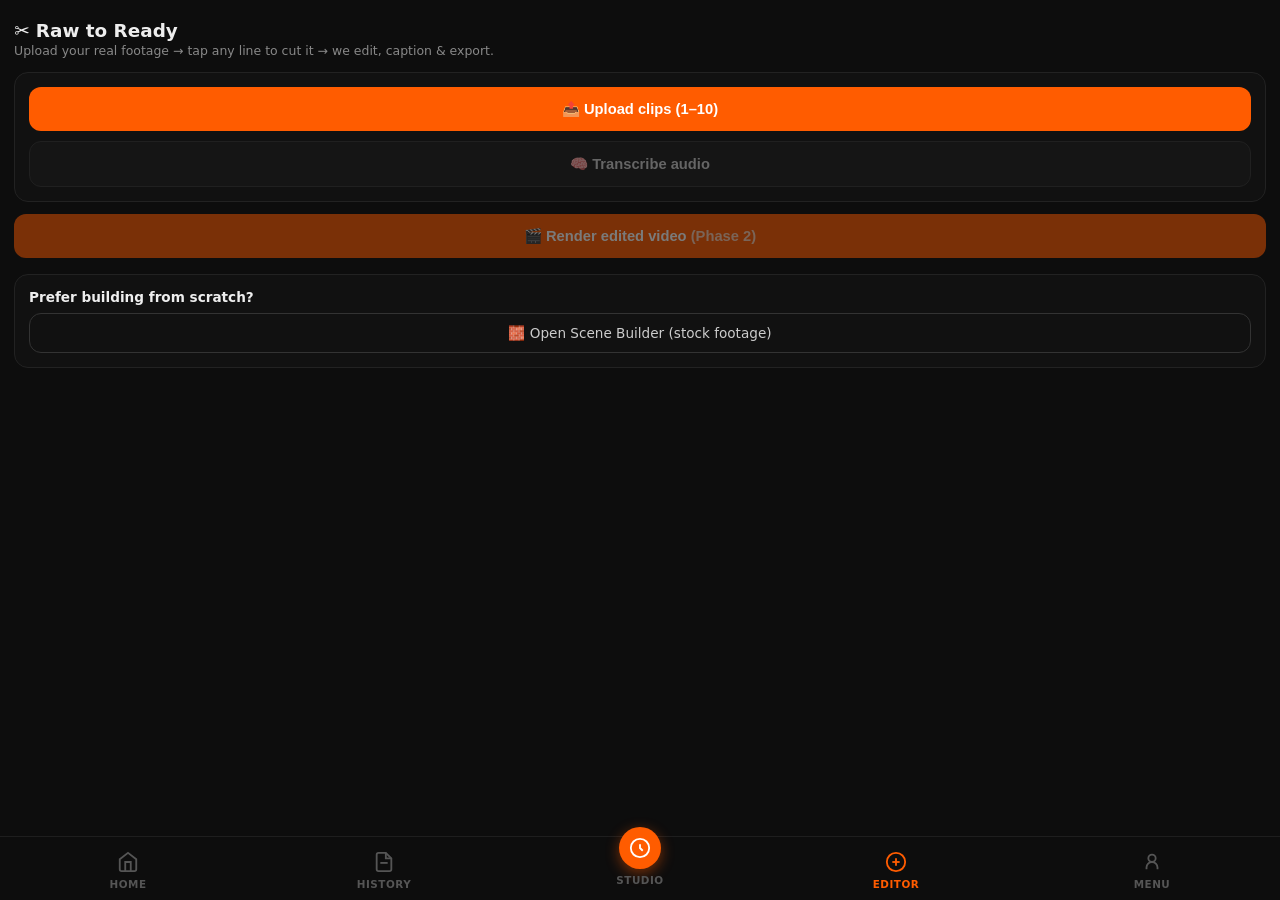
<file: edit.html>
<!DOCTYPE html>
<html lang="en">
<head>
<meta charset="utf-8">
<meta name="viewport" content="width=device-width, initial-scale=1">
<title>Editor — VideoKit Raw to Ready</title>
<style>
  body{background:#0d0d0d;color:#eee;font-family:system-ui,-apple-system,sans-serif;margin:0;padding:14px 14px 110px}
  h1{font-size:1.15rem;margin:6px 0 2px}
  .sub{color:#888;font-size:.78rem;margin-bottom:14px}
  .card{background:#111;border:1px solid #222;border-radius:14px;padding:14px;margin-bottom:12px}
  .btn{display:block;width:100%;padding:13px;border:none;border-radius:12px;background:#ff5c00;color:#fff;font-weight:800;font-size:.92rem;cursor:pointer}
  .btn.ghost{background:#1a1a1a;border:1px solid #333;color:#ccc;font-weight:600}
  .btn:disabled{opacity:.45}
  .clip{display:flex;justify-content:space-between;font-size:.8rem;padding:8px;border:1px solid #222;border-radius:10px;margin-bottom:6px;background:#141414}
  .line{padding:9px 10px;border-radius:10px;margin-bottom:6px;background:#141414;border:1px solid #1e1e1e;font-size:.85rem;cursor:pointer}
  .line .t{color:#ff5c00;font-size:.7rem;font-weight:700;margin-right:6px}
  .line.cut{opacity:.4;text-decoration:line-through;border-color:#5a1a1a}
  .cliphead{color:#888;font-size:.7rem;font-weight:800;letter-spacing:.06em;text-transform:uppercase;margin:14px 0 6px}
  #stats{color:#888;font-size:.78rem;text-align:center;margin:10px 0}
</style>
</head>
<body>
<h1>✂️ Raw to Ready</h1>
<div class="sub">Upload your real footage → tap any line to cut it → we edit, caption & export.</div>

<div class="card">
  <input type="file" id="up" accept="video/*,audio/*" multiple style="display:none">
  <button class="btn" onclick="document.getElementById('up').click()">📤 Upload clips (1–10)</button>
  <div id="fileList" style="margin-top:10px"></div>
  <button class="btn ghost" id="trBtn" style="margin-top:10px" disabled onclick="transcribeAll()">🧠 Transcribe audio</button>
</div>

<div id="transcript"></div>
<div id="stats"></div>
<button class="btn" id="renderBtn" disabled>🎬 Render edited video <span style="opacity:.7">(Phase 2)</span></button>

<div class="card" style="margin-top:16px">
  <div style="font-weight:800;font-size:.85rem;margin-bottom:8px">Prefer building from scratch?</div>
  <a href="create.html" style="display:block;text-align:center;padding:11px;border:1px solid #333;border-radius:12px;color:#ccc;text-decoration:none;font-size:.85rem">🧱 Open Scene Builder (stock footage)</a>
</div>

<div id="vkNav"></div>
<script src="js/api.js?v=6"></script>
<script src="js/shared.js?v=6"></script>
<script src="js/nav.js?v=6"></script>
<script>
var CLIPS = [];
function fmt(t){ t = Math.max(0, Math.floor(t)); return Math.floor(t/60) + ':' + String(t%60).padStart(2,'0'); }

document.getElementById('up').addEventListener('change', function(e){
  var files = Array.from(e.target.files || []);
  if (!files.length) return;
  if (!canDo('upload')) { alert('Weekly upload limit reached on your plan. Upgrade in Menu or wait for reset.'); return; }
  var total = files.reduce(function(a,f){ return a + f.size; }, 0);
  if (files.length > 10) { alert('Max 10 clips per edit.'); return; }
  if (total > 40 * 1024 * 1024) { alert('Total upload must be under 40MB for now (Phase 1 limit).'); return; }
  CLIPS = files.map(function(f){ return { name: f.name, size: f.size, file: f, segments: null }; });
  renderFiles();
});

function renderFiles(){
  document.getElementById('fileList').innerHTML = CLIPS.map(function(c,i){
    return '<div class="clip"><span>' + (i+1) + '. ' + c.name + '</span><span style="color:#888">' + (c.size/1048576).toFixed(1) + 'MB ' + (c.segments ? '✅' : '') + '</span></div>';
  }).join('');
  document.getElementById('trBtn').disabled = !CLIPS.length;
}

async function transcribeAll(){
  document.getElementById('trBtn').disabled = true;
  document.getElementById('trBtn').textContent = '🧠 Transcribing…';
  for (var i = 0; i < CLIPS.length; i++) {
    var c = CLIPS[i];
    document.getElementById('trBtn').textContent = '🧠 Transcribing clip ' + (i+1) + '/' + CLIPS.length + '…';
    try {
      var dataUrl = await new Promise(function(res, rej){
        var rd = new FileReader();
        rd.onload = function(){ res(rd.result); };
        rd.onerror = rej;
        rd.readAsDataURL(c.file);
      });
      var r = await smartFetch('/transcribe', { method:'POST', headers:{'Content-Type':'application/json'}, body: JSON.stringify({ mediaBase64: dataUrl }) });
      var d = await r.json();
      if (!r.ok || !d.segments) throw new Error(d.error || 'transcribe failed');
      c.segments = d.segments.map(function(sg){ return { start: sg.start, end: sg.end, text: sg.text, cut: false }; });
      trackUsage('upload');
    } catch(err) {
      alert('Clip ' + (i+1) + ' failed: ' + err.message);
      c.segments = [];
    }
    renderFiles();
    renderTranscript();
  }
  document.getElementById('trBtn').textContent = '🧠 Transcribe again';
  document.getElementById('trBtn').disabled = false;
}

function renderTranscript(){
  var html = '';
  var kept = 0, total = 0;
  CLIPS.forEach(function(c, ci){
    if (!c.segments) return;
    html += '<div class="cliphead"> Clip ' + (ci+1) + ' — ' + c.name + ' (tap lines to cut)</div>';
    c.segments.forEach(function(sg, si){
      total += (sg.end - sg.start);
      if (!sg.cut) kept += (sg.end - sg.start);
      html += '<div class="line' + (sg.cut ? ' cut' : '') + '" onclick="toggleCut(' + ci + ',' + si + ')"><span class="t">' + fmt(sg.start) + '</span>' + sg.text + '</div>';
    });
  });
  document.getElementById('transcript').innerHTML = html;
  document.getElementById('stats').textContent = total ? ('Keeping ' + fmt(kept) + ' of ' + fmt(total) + ' — ' + Math.round(100*kept/total) + '%') : '';
}

function toggleCut(ci, si){
  var sg = CLIPS[ci].segments[si];
  sg.cut = !sg.cut;
  renderTranscript();
}
</script>
</body>
</html>
</file>
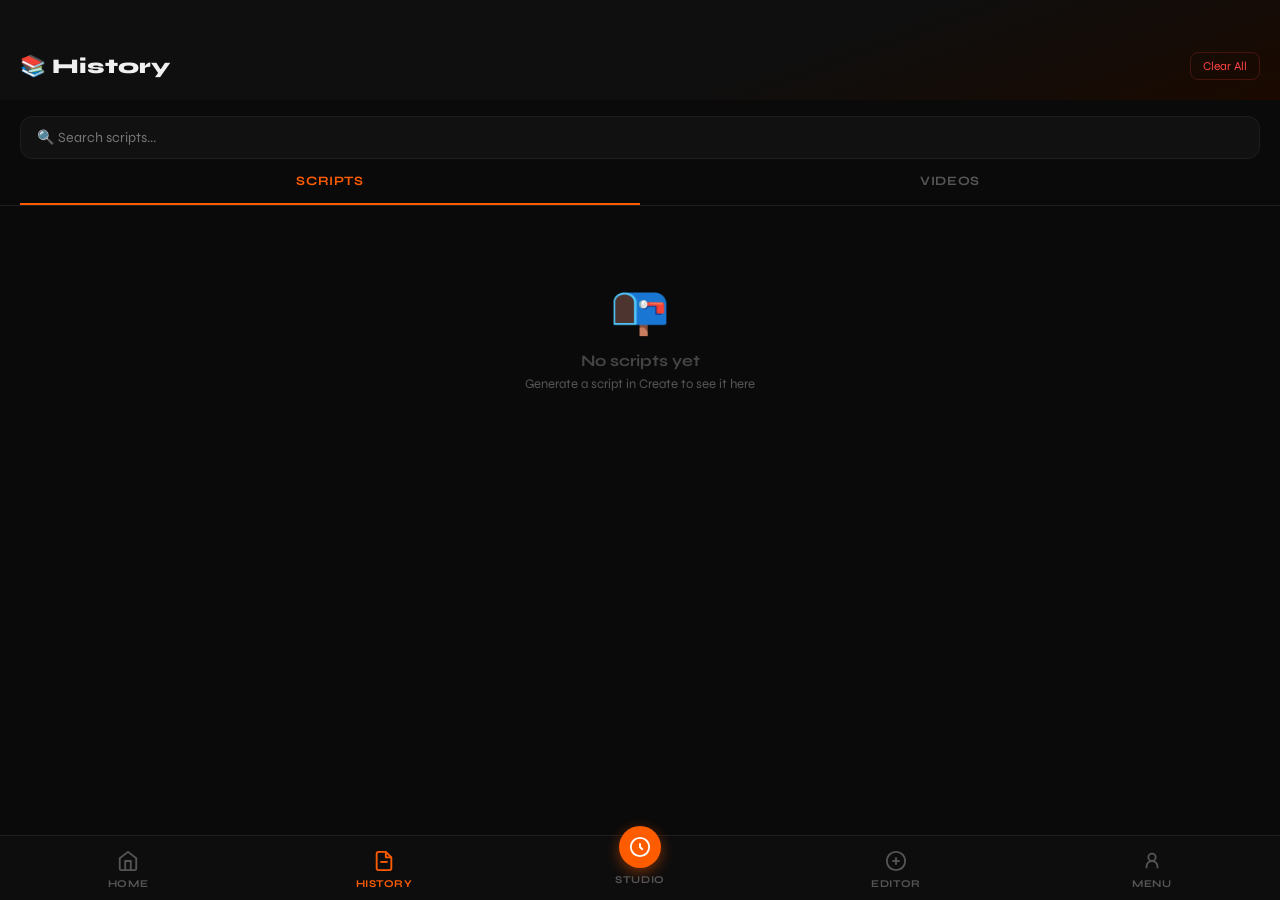
<file: history.html>
<!DOCTYPE html>
<html lang="en">
<head>
  <meta charset="UTF-8">
  <meta name="viewport" content="width=device-width, initial-scale=1.0">
  <title>History — VideoKit</title>
  <link href="https://fonts.googleapis.com/css2?family=Syne:wght@400;700;800&display=swap" rel="stylesheet">
  <link rel="stylesheet" href="css/shared.css">
  <style>
    .page-header {
      padding: 52px 20px 20px;
      background: linear-gradient(160deg, #0f0f0f 60%, #1a0900);
      display: flex; align-items: center; justify-content: space-between;
    }
    .page-title { font-size: 1.3rem; font-weight: 800; }
    .clear-btn {
      font-size: .75rem; color: #ff4444; background: none;
      border: 1px solid #ff444433; border-radius: 8px;
      padding: 6px 12px; cursor: pointer; font-family: 'Syne', sans-serif;
    }
    .tabs {
      display: flex; border-bottom: 1px solid #1e1e1e;
      padding: 0 20px; gap: 0;
    }
    .tab {
      flex: 1; padding: 14px 0; text-align: center;
      font-size: .8rem; font-weight: 700; color: #555;
      cursor: pointer; border-bottom: 2px solid transparent;
      text-transform: uppercase; letter-spacing: .05em;
    }
    .tab.active { color: #ff5c00; border-bottom-color: #ff5c00; }
    .tab-content { display: none; }
    .tab-content.active { display: block; }
    .history-list { padding: 16px 20px; }
    .history-card {
      background: #111; border: 1px solid #1e1e1e;
      border-radius: 14px; padding: 16px; margin-bottom: 12px;
    }
    .history-card-top {
      display: flex; justify-content: space-between; align-items: flex-start;
      margin-bottom: 8px;
    }
    .history-topic { font-weight: 700; font-size: .95rem; flex: 1; }
    .history-del {
      color: #444; padding: 0 4px; font-size: 1.2rem;
      cursor: pointer; background: none; border: none; color: #555;
    }
    .history-meta { display: flex; gap: 8px; flex-wrap: wrap; margin-bottom: 10px; }
    .tag {
      padding: 3px 10px; background: #1a0900; color: #ff5c00;
      border-radius: 20px; font-size: .7rem; font-weight: 700;
    }
    .date { font-size: .72rem; color: #555; }
    .history-actions { display: flex; gap: 8px; }
    .history-btn {
      flex: 1; padding: 8px; border-radius: 8px; border: none;
      font-family: 'Syne', sans-serif; font-size: .78rem;
      font-weight: 700; cursor: pointer; text-align: center;
    }
    .btn-use { background: #ff5c00; color: white; text-decoration: none; display: block; }
    .btn-del { background: #1a1a1a; color: #888; border: 1px solid #222; }
    .empty {
      text-align: center; padding: 60px 20px; color: #444;
    }
    .empty-icon { font-size: 3rem; margin-bottom: 12px; }
    .empty-title { font-weight: 700; margin-bottom: 6px; }
    .empty-sub { font-size: .82rem; color: #555; }
    .search-bar {
      margin: 16px 20px 0; padding: 12px 16px;
      background: #111; border: 1px solid #1e1e1e;
      border-radius: 12px; color: white; font-family: 'Syne', sans-serif;
      font-size: .88rem; width: calc(100% - 40px); box-sizing: border-box;
    }
    .search-bar:focus { border-color: #ff5c00; outline: none; }
  </style>
</head>
<body>
  <div class="page-header">
    <div class="page-title">📚 History</div>
    <button class="clear-btn" onclick="clearAll()">Clear All</button>
  </div>

  <input class="search-bar" id="searchBar" placeholder="🔍 Search scripts..." oninput="renderScripts()">

  <div class="tabs">
    <div class="tab active" onclick="switchTab('scripts',this)">Scripts</div>
    <div class="tab" onclick="switchTab('videos',this)">Videos</div>
  </div>

  <div id="tab-scripts" class="tab-content active">
    <div class="history-list" id="scriptsList"></div>
  </div>

  <div id="tab-videos" class="tab-content">
    <div class="history-list" id="videosList">
      <div class="empty">
        <div class="empty-icon">🎬</div>
        <div class="empty-title">No saved videos yet</div>
        <div class="empty-sub">Merged videos will appear here</div>
      </div>
    </div>
  </div>

  <div id="vkNav"></div>
<script src="js/nav.js"></script>

  <script src="js/shared.js"></script>
  <script>
    function switchTab(tab, el) {
      document.querySelectorAll('.tab').forEach(t => t.classList.remove('active'));
      document.querySelectorAll('.tab-content').forEach(t => t.classList.remove('active'));
      el.classList.add('active');
      document.getElementById('tab-' + tab).classList.add('active');
    }

    function renderScripts() {
      const query = (document.getElementById('searchBar').value || '').toLowerCase();
      const history = getHistory().filter(s =>
        !query || (s.topic || '').toLowerCase().includes(query)
      );
      const el = document.getElementById('scriptsList');
      if (!history.length) {
        el.innerHTML = `<div class="empty">
          <div class="empty-icon">📭</div>
          <div class="empty-title">${query ? 'No results found' : 'No scripts yet'}</div>
          <div class="empty-sub">${query ? 'Try a different search' : 'Generate a script in Create to see it here'}</div>
        </div>`;
        return;
      }
      el.innerHTML = history.map(s => {
        if (s.scripts && Array.isArray(s.scripts)) {
          // NEW session-based entry: one prompt, multiple scripts
          return `
          <div class="history-card" id="card-${s.id}">
            <div class="history-card-top">
              <div class="history-topic">${(s.prompt || 'Untitled session').slice(0,70)}</div>
              <button class="history-del" onclick="deleteScript('${s.id}')">×</button>
            </div>
            <div class="history-meta">
              <span class="date">${new Date(s.date).toLocaleDateString()}</span>
              <span class="tag">${s.scripts.length} script${s.scripts.length===1?'':'s'}</span>
            </div>
            <div class="history-actions">
              <a href="ai.html" class="history-btn btn-use" onclick="localStorage.setItem('vk_resume_session','${s.id}')">▶ Resume Session</a>
            </div>
          </div>`;
        }
        // OLD single-video entry - unchanged, still works
        return `
        <div class="history-card" id="card-${s.id}">
          <div class="history-card-top">
            <div class="history-topic">${s.topic || 'Untitled script'}</div>
            <button class="history-del" onclick="deleteScript('${s.id}')">×</button>
          </div>
          <div class="history-meta">
            <span class="date">${new Date(s.date).toLocaleDateString()}</span>
            <span class="tag">${s.style || 'Educational'}</span>
            <span class="tag">${s.length || 60}s</span>
          </div>
          <div class="history-actions">
            <a href="create.html" class="history-btn btn-use" onclick="localStorage.setItem('vk_restore','${s.id}')">▶ Use Script</a>
            <button class="history-btn btn-del" onclick="copyScript('${s.id}')">📋 Copy</button>
          </div>
        </div>
      `;
      }).join('');
    }

    function deleteScript(id) {
      deleteFromHistory(id);
      renderScripts();
    }

    function copyScript(id) {
      const s = getHistory().find(h => h.id === id);
      if (!s || !s.scriptText) { alert('Script text not saved'); return; }
      navigator.clipboard.writeText(s.scriptText).then(() => alert('Copied!'));
    }

    function clearAll() {
      if (confirm('Clear all script history?')) {
        localStorage.removeItem('vk_history');
        renderScripts();
      }
    }

    renderScripts();
  </script>
</body>
</html>
</file>
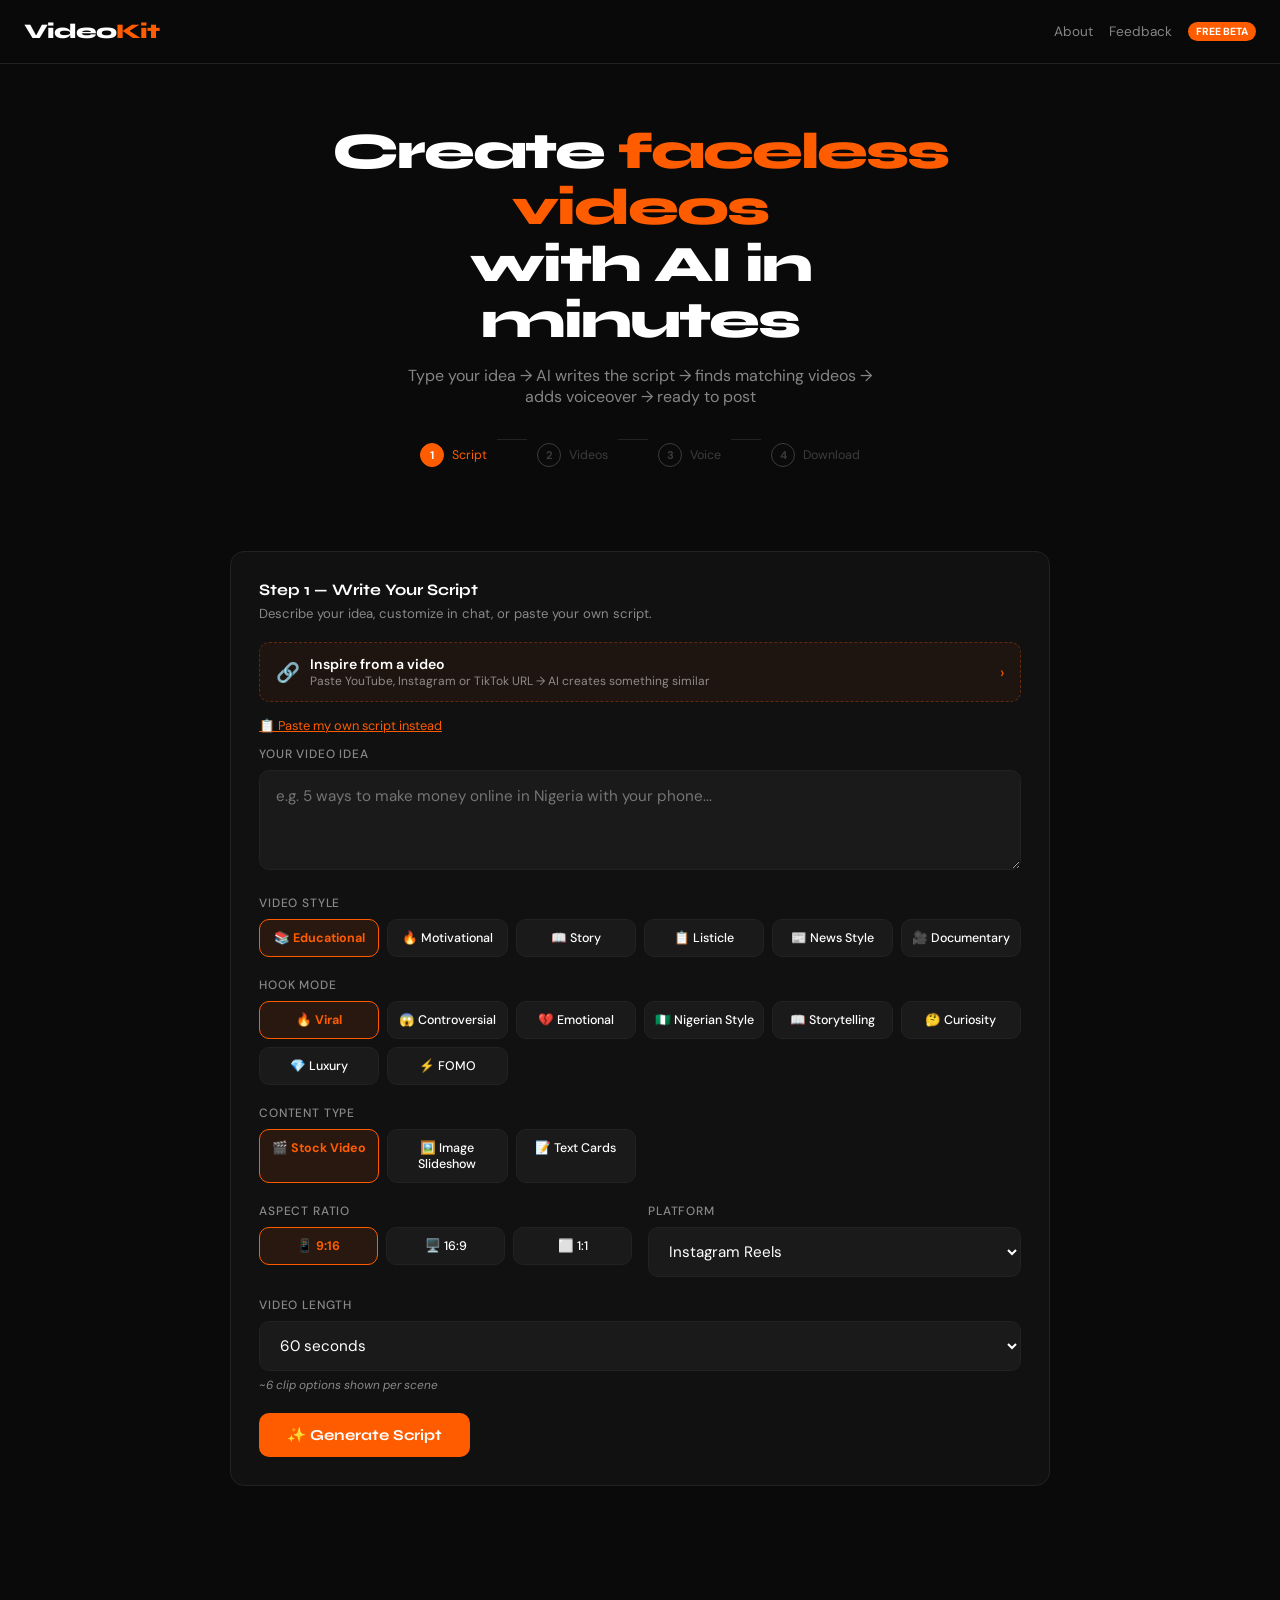
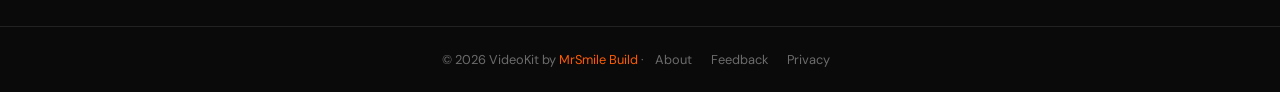
<file: index_backup.html>
<!DOCTYPE html>
<html lang="en">
<head>
  <meta charset="UTF-8">
  <meta name="viewport" content="width=device-width, initial-scale=1.0">
  <title>VideoKit — Free AI Faceless Video Creator by MrSmile</title>
  <meta name="description" content="Create faceless videos with AI in minutes. Free AI script writer, stock video finder and voiceover generator. No camera needed.">
  <meta property="og:title" content="VideoKit — Free AI Faceless Video Creator">
  <meta property="og:description" content="Type your idea. AI writes script, finds videos, adds voice. Ready to post in minutes. 100% free.">
  <meta property="og:url" content="https://mrsmile-build.github.io/videokit/">
  <link rel="canonical" href="https://mrsmile-build.github.io/videokit/">
  <script async src="https://www.googletagmanager.com/gtag/js?id=G-XXFNM475V9">
// ── Usage Tracking (localStorage) ──────────────────
const PLAN_LIMITS = {
  free:    { scripts: 3, edits: 8, uploads: 3, merge: false, maxSecs: 30 },
  starter: { scripts: 8, edits: 15, uploads: 3, merge: true, maxSecs: 60 },
  pro:     { scripts: 25, edits: 50, uploads: 15, merge: true, maxSecs: 300 },
  business:{ scripts: 60, edits: 999, uploads: 30, merge: true, maxSecs: 600 }
};

function getUsage() {
  const week = Math.floor(Date.now() / (7*24*60*60*1000));
  const key  = 'vk_usage_' + week;
  const def  = { scripts:0, edits:0, uploads:0, week };
  try { return JSON.parse(localStorage.getItem(key)) || def; } catch(e) { return def; }
}

function saveUsage(u) {
  const week = Math.floor(Date.now() / (7*24*60*60*1000));
  localStorage.setItem('vk_usage_' + week, JSON.stringify({...u, week}));
}

function getPlan() {
  try { return localStorage.getItem('vk_plan') || 'free'; } catch(e) { return 'free'; }
}

function canDo(action) {
  const plan   = getPlan();
  const limits = PLAN_LIMITS[plan] || PLAN_LIMITS.free;
  const usage  = getUsage();
  if (action === 'script')  return usage.scripts  < limits.scripts;
  if (action === 'edit')    return usage.edits    < limits.edits;
  if (action === 'upload')  return usage.uploads  < limits.uploads;
  if (action === 'merge')   return limits.merge;
  return false;
}

function trackUsage(action) {
  const u = getUsage();
  if (action === 'script')  u.scripts++;
  if (action === 'edit')    u.edits++;
  if (action === 'upload')  u.uploads++;
  saveUsage(u);
}

function showUpgradePrompt(action) {
  const plan = getPlan();
  const msgs = {
    script:  'You have used all your scripts this week.',
    edit:    'You have used all your AI edits this week.',
    upload:  'You have used all your uploads this week.',
    merge:   'Video merge is not available on the free plan.'
  };
  const msg = (msgs[action]||'Limit reached') + ' Upgrade to continue.';
  if (confirm(msg + '\n\nTap OK to see plans.')) showPlansModal();
}

function showPlansModal() {
  const existing = document.getElementById('plansModal');
  if (existing) { existing.style.display='flex'; return; }
  const modal = document.createElement('div');
  modal.id = 'plansModal';
  modal.style.cssText = 'position:fixed;inset:0;background:rgba(0,0,0,.85);z-index:9999;display:flex;align-items:center;justify-content:center;padding:16px';
  modal.innerHTML = `
    <div style="background:#111;border-radius:16px;padding:24px;max-width:380px;width:100%;max-height:90vh;overflow-y:auto">
      <div style="display:flex;justify-content:space-between;align-items:center;margin-bottom:20px">
        <div style="font-size:1.2rem;font-weight:700">Upgrade VideoKit</div>
        <button onclick="document.getElementById('plansModal').style.display='none'" style="background:none;border:none;color:#999;font-size:1.5rem;cursor:pointer">×</button>
      </div>
      ${[
        {name:'Free',price:'₦0',color:'#333',features:['3 scripts/week','8 AI edits/week','No merge','30s max','Watermark'],plan:'free'},
        {name:'Starter',price:'₦1,500/mo',color:'#1a3a1a',features:['8 scripts/week','15 AI edits/week','3 uploads/week','Merge enabled','60s max'],plan:'starter'},
        {name:'Pro',price:'₦4,000/mo',color:'#1a1a3a',features:['25 scripts/week','50 AI edits/week','15 uploads/week','No watermark','5 min max','Background music'],plan:'pro'},
        {name:'Business',price:'₦8,000/mo',color:'#2a1a1a',features:['60 scripts/week','Unlimited edits','30 uploads/week','Custom watermark','Priority merge'],plan:'business'}
      ].map(p => `
        <div style="background:${p.color};border-radius:12px;padding:16px;margin-bottom:12px">
          <div style="display:flex;justify-content:space-between;align-items:center;margin-bottom:8px">
            <div style="font-weight:700;font-size:1rem">${p.name}</div>
            <div style="color:#ff5c00;font-weight:700">${p.price}</div>
          </div>
          <ul style="margin:0;padding-left:16px;font-size:.8rem;color:#ccc;line-height:1.8">
            ${p.features.map(f=>`<li>${f}</li>`).join('')}
          </ul>
          ${p.plan!=='free'?`<button onclick="handleUpgrade('${p.plan}')" style="margin-top:10px;width:100%;padding:10px;background:#ff5c00;border:none;border-radius:8px;color:#fff;font-weight:700;cursor:pointer;font-size:.9rem">Get ${p.name}</button>`:''}
        </div>
      `).join('')}
    </div>
  `;
  document.body.appendChild(modal);
}

function handleUpgrade(plan) {
  // Paystack integration placeholder
  alert('Paystack payment coming soon! For now contact @mrsmile.hustle on Instagram to upgrade.');
}

function showUsageBadge() {
  const plan  = getPlan();
  const usage = getUsage();
  const lim   = PLAN_LIMITS[plan] || PLAN_LIMITS.free;
  const badge = document.getElementById('usageBadge');
  if (!badge) return;
  badge.textContent = plan.toUpperCase() + ' · ' + usage.scripts + '/' + lim.scripts + ' scripts';
  badge.style.display = 'inline-block';
}

</script>
  <script>window.dataLayer=window.dataLayer||[];function gtag(){dataLayer.push(arguments);}gtag("js",new Date());gtag("config","G-XXFNM475V9");
// ── Usage Tracking (localStorage) ──────────────────
const PLAN_LIMITS = {
  free:    { scripts: 3, edits: 8, uploads: 3, merge: false, maxSecs: 30 },
  starter: { scripts: 8, edits: 15, uploads: 3, merge: true, maxSecs: 60 },
  pro:     { scripts: 25, edits: 50, uploads: 15, merge: true, maxSecs: 300 },
  business:{ scripts: 60, edits: 999, uploads: 30, merge: true, maxSecs: 600 }
};

function getUsage() {
  const week = Math.floor(Date.now() / (7*24*60*60*1000));
  const key  = 'vk_usage_' + week;
  const def  = { scripts:0, edits:0, uploads:0, week };
  try { return JSON.parse(localStorage.getItem(key)) || def; } catch(e) { return def; }
}

function saveUsage(u) {
  const week = Math.floor(Date.now() / (7*24*60*60*1000));
  localStorage.setItem('vk_usage_' + week, JSON.stringify({...u, week}));
}

function getPlan() {
  try { return localStorage.getItem('vk_plan') || 'free'; } catch(e) { return 'free'; }
}

function canDo(action) {
  const plan   = getPlan();
  const limits = PLAN_LIMITS[plan] || PLAN_LIMITS.free;
  const usage  = getUsage();
  if (action === 'script')  return usage.scripts  < limits.scripts;
  if (action === 'edit')    return usage.edits    < limits.edits;
  if (action === 'upload')  return usage.uploads  < limits.uploads;
  if (action === 'merge')   return limits.merge;
  return false;
}

function trackUsage(action) {
  const u = getUsage();
  if (action === 'script')  u.scripts++;
  if (action === 'edit')    u.edits++;
  if (action === 'upload')  u.uploads++;
  saveUsage(u);
}

function showUpgradePrompt(action) {
  const plan = getPlan();
  const msgs = {
    script:  'You have used all your scripts this week.',
    edit:    'You have used all your AI edits this week.',
    upload:  'You have used all your uploads this week.',
    merge:   'Video merge is not available on the free plan.'
  };
  const msg = (msgs[action]||'Limit reached') + ' Upgrade to continue.';
  if (confirm(msg + '\n\nTap OK to see plans.')) showPlansModal();
}

function showPlansModal() {
  const existing = document.getElementById('plansModal');
  if (existing) { existing.style.display='flex'; return; }
  const modal = document.createElement('div');
  modal.id = 'plansModal';
  modal.style.cssText = 'position:fixed;inset:0;background:rgba(0,0,0,.85);z-index:9999;display:flex;align-items:center;justify-content:center;padding:16px';
  modal.innerHTML = `
    <div style="background:#111;border-radius:16px;padding:24px;max-width:380px;width:100%;max-height:90vh;overflow-y:auto">
      <div style="display:flex;justify-content:space-between;align-items:center;margin-bottom:20px">
        <div style="font-size:1.2rem;font-weight:700">Upgrade VideoKit</div>
        <button onclick="document.getElementById('plansModal').style.display='none'" style="background:none;border:none;color:#999;font-size:1.5rem;cursor:pointer">×</button>
      </div>
      ${[
        {name:'Free',price:'₦0',color:'#333',features:['3 scripts/week','8 AI edits/week','No merge','30s max','Watermark'],plan:'free'},
        {name:'Starter',price:'₦1,500/mo',color:'#1a3a1a',features:['8 scripts/week','15 AI edits/week','3 uploads/week','Merge enabled','60s max'],plan:'starter'},
        {name:'Pro',price:'₦4,000/mo',color:'#1a1a3a',features:['25 scripts/week','50 AI edits/week','15 uploads/week','No watermark','5 min max','Background music'],plan:'pro'},
        {name:'Business',price:'₦8,000/mo',color:'#2a1a1a',features:['60 scripts/week','Unlimited edits','30 uploads/week','Custom watermark','Priority merge'],plan:'business'}
      ].map(p => `
        <div style="background:${p.color};border-radius:12px;padding:16px;margin-bottom:12px">
          <div style="display:flex;justify-content:space-between;align-items:center;margin-bottom:8px">
            <div style="font-weight:700;font-size:1rem">${p.name}</div>
            <div style="color:#ff5c00;font-weight:700">${p.price}</div>
          </div>
          <ul style="margin:0;padding-left:16px;font-size:.8rem;color:#ccc;line-height:1.8">
            ${p.features.map(f=>`<li>${f}</li>`).join('')}
          </ul>
          ${p.plan!=='free'?`<button onclick="handleUpgrade('${p.plan}')" style="margin-top:10px;width:100%;padding:10px;background:#ff5c00;border:none;border-radius:8px;color:#fff;font-weight:700;cursor:pointer;font-size:.9rem">Get ${p.name}</button>`:''}
        </div>
      `).join('')}
    </div>
  `;
  document.body.appendChild(modal);
}

function handleUpgrade(plan) {
  // Paystack integration placeholder
  alert('Paystack payment coming soon! For now contact @mrsmile.hustle on Instagram to upgrade.');
}

function showUsageBadge() {
  const plan  = getPlan();
  const usage = getUsage();
  const lim   = PLAN_LIMITS[plan] || PLAN_LIMITS.free;
  const badge = document.getElementById('usageBadge');
  if (!badge) return;
  badge.textContent = plan.toUpperCase() + ' · ' + usage.scripts + '/' + lim.scripts + ' scripts';
  badge.style.display = 'inline-block';
}

</script>
  <style>
    @import url("https://fonts.googleapis.com/css2?family=Syne:wght@400;600;700;800&family=DM+Sans:wght@300;400;500&display=swap");
    :root{--bg:#0a0a0a;--surface:#111;--surface2:#1a1a1a;--border:#222;--ink:#fff;--ink-soft:rgba(255,255,255,.5);--accent:#ff5c00;--accent2:#ff8c00;--radius:14px;--font-head:"Syne",sans-serif;--font-body:"DM Sans",sans-serif}
    *{box-sizing:border-box;margin:0;padding:0}
    body{font-family:var(--font-body);background:var(--bg);color:var(--ink);min-height:100vh}
    nav{padding:0 24px;height:64px;display:flex;align-items:center;justify-content:space-between;border-bottom:1px solid var(--border);position:sticky;top:0;background:rgba(10,10,10,.95);backdrop-filter:blur(10px);z-index:100}
    .logo{font-family:var(--font-head);font-weight:800;font-size:1.3rem;letter-spacing:-1px;text-decoration:none;color:var(--ink)}
    .logo span{color:var(--accent)}
    .nav-right{display:flex;align-items:center;gap:16px}
    .nav-right a{color:var(--ink-soft);text-decoration:none;font-size:.85rem}
    .nav-badge{background:var(--accent);color:#fff;font-size:.65rem;font-weight:700;padding:3px 8px;border-radius:20px;text-transform:uppercase}
    .hero{text-align:center;padding:60px 20px 40px;max-width:700px;margin:0 auto}
    .hero h1{font-family:var(--font-head);font-size:clamp(2rem,6vw,3.2rem);font-weight:800;letter-spacing:-2px;line-height:1.1;margin-bottom:16px}
    .hero h1 span{color:var(--accent)}
    .hero p{color:var(--ink-soft);font-size:1rem;max-width:480px;margin:0 auto 32px}
    .steps-bar{display:flex;justify-content:center;gap:0;margin-bottom:40px;flex-wrap:wrap}
    .step-item{display:flex;align-items:center;gap:8px;font-size:.78rem;color:var(--ink-soft);cursor:pointer;padding:4px 6px;border-radius:8px;transition:all .2s}
    .step-item.active{color:var(--accent)}
    .step-item.locked{cursor:not-allowed;opacity:.4}
    .step-num{width:24px;height:24px;border-radius:50%;border:1.5px solid currentColor;display:flex;align-items:center;justify-content:center;font-weight:700;font-size:.7rem;flex-shrink:0}
    .step-item.done .step-num,.step-item.active .step-num{background:var(--accent);border-color:var(--accent);color:#fff}
    .step-divider{width:30px;height:1px;background:var(--border);margin:0 4px}
    .wrapper{max-width:860px;margin:0 auto;padding:0 20px 80px}
    .card{background:var(--surface);border:1px solid var(--border);border-radius:var(--radius);padding:28px;margin-bottom:20px}
    .card-title{font-family:var(--font-head);font-size:1rem;font-weight:700;margin-bottom:6px}
    .card-sub{font-size:.82rem;color:var(--ink-soft);margin-bottom:20px}
    label{display:block;font-size:.75rem;font-weight:500;text-transform:uppercase;letter-spacing:.07em;color:var(--ink-soft);margin-bottom:8px}
    input,textarea,select{width:100%;padding:13px 16px;border:1.5px solid var(--border);border-radius:10px;font-family:var(--font-body);font-size:.95rem;background:var(--surface2);color:var(--ink);outline:none;transition:border-color .2s}
    input:focus,textarea:focus,select:focus{border-color:var(--accent)}
    textarea{resize:vertical;min-height:100px;line-height:1.6}
    .btn{display:inline-flex;align-items:center;gap:8px;background:var(--accent);color:#fff;border:none;padding:13px 28px;border-radius:10px;font-family:var(--font-head);font-size:.95rem;font-weight:700;cursor:pointer;transition:all .2s;text-decoration:none}
    .btn:hover{background:#e04e00;transform:translateY(-1px)}
    .btn:disabled{opacity:.5;cursor:not-allowed;transform:none}
    .btn-outline{background:transparent;color:var(--ink);border:1.5px solid var(--border)}
    .btn-outline:hover{border-color:var(--accent);color:var(--accent);background:transparent}
    .btn-green{background:#22c55e}.btn-green:hover{background:#16a34a}
    .btn-sm{padding:9px 18px;font-size:.85rem}
    .form-group{margin-bottom:20px}
    .form-row{display:grid;grid-template-columns:1fr 1fr;gap:16px}
    .style-grid{display:grid;grid-template-columns:repeat(auto-fill,minmax(120px,1fr));gap:8px}
    .style-btn{padding:10px 8px;border:1.5px solid var(--border);border-radius:10px;background:var(--surface2);font-size:.78rem;font-weight:500;cursor:pointer;transition:all .2s;text-align:center;color:var(--ink)}
    .style-btn.active{border-color:var(--accent);background:rgba(255,92,0,.1);color:var(--accent);font-weight:700}
    .loading{display:none;text-align:center;padding:32px}
    .loading.show{display:block}
    .spinner{width:40px;height:40px;border:3px solid var(--border);border-top-color:var(--accent);border-radius:50%;animation:spin .8s linear infinite;margin:0 auto 16px}
    @keyframes spin{to{transform:rotate(360deg)}}
    .loading p{color:var(--ink-soft);font-size:.9rem}
    .loading-steps{margin-top:12px;font-size:.8rem;color:var(--accent)}
    .section{display:none}.section.show{display:block}
    .script-box{background:var(--surface2);border:1px solid var(--border);border-radius:10px;padding:20px;margin-bottom:16px}
    .script-scene{margin-bottom:16px;padding-bottom:16px;border-bottom:1px solid var(--border)}
    .script-scene:last-child{border-bottom:none;margin-bottom:0;padding-bottom:0}
    .scene-num{font-size:.7rem;text-transform:uppercase;letter-spacing:.08em;color:var(--accent);font-weight:700;margin-bottom:6px}
    .scene-text{font-size:.9rem;line-height:1.7;color:var(--ink-soft)}
    .video-grid{display:grid;grid-template-columns:repeat(auto-fill,minmax(155px,1fr));gap:10px}
    .video-thumb{position:relative;border-radius:10px;overflow:hidden;border:2px solid var(--border);cursor:pointer;transition:border-color .2s;aspect-ratio:16/9}
    .video-thumb.selected{border-color:var(--accent)}
    .video-thumb video,.video-thumb img{width:100%;height:100%;object-fit:cover}
    .select-overlay{position:absolute;inset:0;background:rgba(255,92,0,.2);display:none;align-items:center;justify-content:center;font-size:1.5rem}
    .video-thumb.selected .select-overlay{display:flex}
    .video-tag{position:absolute;top:6px;left:6px;background:rgba(0,0,0,.7);color:#fff;font-size:.65rem;padding:2px 6px;border-radius:4px;font-weight:600}
    .voice-grid{display:grid;grid-template-columns:repeat(auto-fill,minmax(155px,1fr));gap:10px;margin-bottom:20px}
    .voice-card{background:var(--surface2);border:1.5px solid var(--border);border-radius:10px;padding:14px;cursor:pointer;transition:all .2s}
    .voice-card.active{border-color:var(--accent);background:rgba(255,92,0,.08)}
    .voice-name{font-weight:600;font-size:.88rem;margin-bottom:4px}
    .voice-desc{font-size:.75rem;color:var(--ink-soft)}
    .voice-badge{font-size:.62rem;background:var(--accent);color:#fff;padding:2px 6px;border-radius:4px;display:inline-block;margin-top:6px;font-weight:700;text-transform:uppercase}
    .download-section{background:linear-gradient(135deg,rgba(255,92,0,.15),rgba(255,140,0,.05));border:1px solid rgba(255,92,0,.3);border-radius:var(--radius);padding:28px;text-align:center}
    .download-section h3{font-family:var(--font-head);font-size:1.3rem;font-weight:800;margin-bottom:8px}
    .download-section p{color:var(--ink-soft);font-size:.875rem;margin-bottom:20px}
    .download-btns{display:flex;gap:10px;justify-content:center;flex-wrap:wrap}
    .progress-bar{background:var(--border);border-radius:10px;height:8px;margin:12px 0;overflow:hidden}
    .progress-fill{height:100%;background:linear-gradient(90deg,var(--accent),var(--accent2));border-radius:10px;transition:width .4s;width:0%}
    .progress-text{font-size:.78rem;color:var(--accent);text-align:center;margin-top:4px}
    .error-box{background:rgba(239,68,68,.1);border:1px solid rgba(239,68,68,.3);border-radius:10px;padding:14px;color:#f87171;font-size:.85rem;margin-top:12px;display:none}
    .error-box.show{display:block}
    .retry-banner{background:rgba(255,92,0,.1);border:1px solid rgba(255,92,0,.4);border-radius:10px;padding:14px 18px;display:none;align-items:center;justify-content:space-between;gap:12px;margin-bottom:16px;flex-wrap:wrap}
    .retry-banner.show{display:flex}
    .retry-banner p{font-size:.85rem;color:#ffaa77}
    .caption-box{background:rgba(255,92,0,.07);border:1px solid rgba(255,92,0,.25);border-radius:10px;padding:16px;margin-top:16px;display:none}
    .caption-label{font-size:.75rem;font-weight:700;text-transform:uppercase;letter-spacing:.07em;color:var(--accent);margin-bottom:8px}
    .caption-text{font-size:.9rem;line-height:1.6;margin-bottom:10px}
    .chat-box{background:var(--surface2);border:1px solid var(--border);border-radius:12px;overflow:hidden;margin-bottom:16px}
    .chat-header{padding:14px 18px;border-bottom:1px solid var(--border);font-size:.85rem;font-weight:600}
    .chat-messages{padding:16px;max-height:280px;overflow-y:auto;display:flex;flex-direction:column;gap:10px}
    .chat-msg{padding:10px 14px;border-radius:10px;font-size:.85rem;line-height:1.6;max-width:90%}
    .chat-msg.ai{background:rgba(255,92,0,.08);border:1px solid rgba(255,92,0,.15);align-self:flex-start}
    .chat-msg.user{background:var(--surface);border:1px solid var(--border);align-self:flex-end}
    .chat-input-row{display:flex;gap:8px;padding:12px;border-top:1px solid var(--border)}
    .chat-input-row input{flex:1;padding:10px 14px;border-radius:8px;font-size:.9rem}
    .paste-toggle{font-size:.8rem;color:var(--accent);cursor:pointer;text-decoration:underline;margin-bottom:12px;display:inline-block}
    .paste-area{display:none;margin-bottom:16px}
    .paste-area.show{display:block}
    .url-trigger{display:flex;align-items:center;gap:10px;background:rgba(255,92,0,.06);border:1px dashed rgba(255,92,0,.3);border-radius:10px;padding:12px 16px;cursor:pointer;margin-bottom:12px}
    .url-trigger:hover{background:rgba(255,92,0,.1)}
    .url-area{display:none;background:var(--surface2);border:1px solid var(--border);border-radius:10px;padding:16px;margin-bottom:12px}
    .toolkit-banner{background:var(--surface);border:1px solid var(--border);border-radius:10px;padding:16px;display:flex;align-items:center;justify-content:space-between;gap:12px;margin-top:20px;flex-wrap:wrap}
    .clip-hint{font-size:.74rem;color:var(--ink-soft);margin-top:6px;font-style:italic}
    @media(max-width:600px){.form-row{grid-template-columns:1fr}.hero{padding:40px 20px 28px}.card{padding:20px 16px}}
  </style>
</head>
<body>

<nav>
  <a href="index.html" class="logo">Video<span>Kit</span></a>
  <div class="nav-right">
    <a href="about.html">About</a>
    <a href="contact.html">Feedback</a>
    <span class="nav-badge">Free Beta</span>
  </div>
</nav>

<div class="hero">
  <h1>Create <span>faceless videos</span><br>with AI in minutes</h1>
  <p>Type your idea → AI writes the script → finds matching videos → adds voiceover → ready to post</p>
  <div class="steps-bar">
    <div class="step-item active" id="step1" onclick="navigateToStep(1)"><div class="step-num">1</div> Script</div>
    <div class="step-divider"></div>
    <div class="step-item locked" id="step2" onclick="navigateToStep(2)"><div class="step-num">2</div> Videos</div>
    <div class="step-divider"></div>
    <div class="step-item locked" id="step3" onclick="navigateToStep(3)"><div class="step-num">3</div> Voice</div>
    <div class="step-divider"></div>
    <div class="step-item locked" id="step4" onclick="navigateToStep(4)"><div class="step-num">4</div> Download</div>
  </div>
</div>

<div class="wrapper">

  <!-- STEP 1 -->
  <div class="section show" id="section-script">
    <div class="retry-banner" id="retry-script">
      <p>Network failed. Will auto-retry when connection returns...</p>
      <button class="btn btn-sm btn-outline" onclick="generateScript()">Retry Now</button>
    </div>
    <div class="card">
      <div class="card-title">Step 1 — Write Your Script</div>
      <div class="card-sub">Describe your idea, customize in chat, or paste your own script.</div>

      <!-- URL inspire -->
      <div class="url-trigger" onclick="toggleUrlSection()">
        <span style="font-size:1.2rem">🔗</span>
        <div>
          <div style="font-size:.88rem;font-weight:600">Inspire from a video</div>
          <div style="font-size:.75rem;color:var(--ink-soft)">Paste YouTube, Instagram or TikTok URL → AI creates something similar</div>
        </div>
        <span id="url-arrow" style="margin-left:auto;color:var(--accent)">›</span>
      </div>
      <div class="url-area" id="url-area">
        <label>Video URL</label>
        <div style="display:flex;gap:8px;margin-bottom:8px">
          <input type="url" id="videoUrl" placeholder="https://youtube.com/watch?v=...">
          <button class="btn btn-sm" onclick="analyzeUrl()">Analyze</button>
        </div>
        <div style="font-size:.72rem;color:var(--ink-soft);margin-bottom:10px">Supports YouTube. Instagram/TikTok — describe video below.</div>
        <div id="url-loading" style="display:none;font-size:.85rem;color:var(--accent)">Analyzing...</div>
        <div id="url-result" style="display:none">
          <div id="url-info" style="font-size:.85rem;padding:10px;background:var(--surface);border-radius:8px;margin-bottom:10px"></div>
          <div id="url-manual-section" style="display:none">
            <label>Describe what the video is about</label>
            <textarea id="urlDescription" rows="3" placeholder="e.g. The video talks about 5 ways to earn money online..."></textarea>
            <button class="btn btn-sm" onclick="useUrlAnalysis()" style="margin-top:8px;width:100%">Create Similar Video</button>
          </div>
        </div>
      </div>

      <!-- Paste own script -->
      <span class="paste-toggle" onclick="togglePaste()">📋 Paste my own script instead</span>
      <div class="paste-area" id="paste-area">
        <label>Your Script</label>
        <textarea id="pasteScript" rows="8" placeholder="Paste your full script here. VideoKit will turn it into proper scenes."></textarea>
        <button class="btn" style="margin-top:12px" onclick="usePastedScript()">Use This Script</button>
      </div>

      <div id="idea-section">
        <div class="form-group">
          <label>Your Video Idea</label>
          <textarea id="videoIdea" placeholder="e.g. 5 ways to make money online in Nigeria with your phone..."></textarea>
        </div>

        <div class="form-group">
          <label>Video Style</label>
          <div class="style-grid">
            <div class="style-btn active" onclick="selectStyle(this)" data-style="educational">📚 Educational</div>
            <div class="style-btn" onclick="selectStyle(this)" data-style="motivational">🔥 Motivational</div>
            <div class="style-btn" onclick="selectStyle(this)" data-style="storytelling">📖 Story</div>
            <div class="style-btn" onclick="selectStyle(this)" data-style="listicle">📋 Listicle</div>
            <div class="style-btn" onclick="selectStyle(this)" data-style="news-style">📰 News Style</div>
            <div class="style-btn" onclick="selectStyle(this)" data-style="documentary">🎥 Documentary</div>
          </div>
        </div>

        <div class="form-group">
          <label>Hook Mode</label>
          <div class="style-grid">
            <div class="style-btn active" onclick="selectHook(this)" data-hook="viral">🔥 Viral</div>
            <div class="style-btn" onclick="selectHook(this)" data-hook="controversial">😱 Controversial</div>
            <div class="style-btn" onclick="selectHook(this)" data-hook="emotional">💔 Emotional</div>
            <div class="style-btn" onclick="selectHook(this)" data-hook="nigerian">🇳🇬 Nigerian Style</div>
            <div class="style-btn" onclick="selectHook(this)" data-hook="storytelling">📖 Storytelling</div>
            <div class="style-btn" onclick="selectHook(this)" data-hook="curiosity">🤔 Curiosity</div>
            <div class="style-btn" onclick="selectHook(this)" data-hook="luxury">💎 Luxury</div>
            <div class="style-btn" onclick="selectHook(this)" data-hook="fomo">⚡ FOMO</div>
          </div>
        </div>

        <div class="form-group">
          <label>Content Type</label>
          <div class="style-grid">
            <div class="style-btn active" onclick="selectContentType(this)" data-ctype="video">🎬 Stock Video</div>
            <div class="style-btn" onclick="selectContentType(this)" data-ctype="image">🖼️ Image Slideshow</div>
            <div class="style-btn" onclick="selectContentType(this)" data-ctype="textcard">📝 Text Cards</div>
          </div>
        </div>

        <div class="form-row">
          <div class="form-group">
            <label>Aspect Ratio</label>
            <div class="style-grid" style="grid-template-columns:repeat(3,1fr)">
              <div class="style-btn active" onclick="selectRatio(this)" data-ratio="9:16">📱 9:16</div>
              <div class="style-btn" onclick="selectRatio(this)" data-ratio="16:9">🖥️ 16:9</div>
              <div class="style-btn" onclick="selectRatio(this)" data-ratio="1:1">⬜ 1:1</div>
            </div>
          </div>
          <div class="form-group">
            <label>Platform</label>
            <select id="platform">
              <option value="Instagram Reels">Instagram Reels</option>
              <option value="TikTok">TikTok</option>
              <option value="YouTube Shorts">YouTube Shorts</option>
              <option value="YouTube">YouTube</option>
              <option value="Facebook">Facebook</option>
            </select>
          </div>
        </div>

        <div class="form-group">
          <label>Video Length</label>
          <select id="videoLength" onchange="updateClipHint(this.value)">
            <option value="30">30 seconds</option>
            <option value="60" selected>60 seconds</option>
            <option value="90">90 seconds</option>
            <option value="120">2 minutes</option>
            <option value="300">5 minutes</option>
            <option value="600">10 minutes</option>
          </select>
          <div class="clip-hint" id="clip-hint">~6 clip options shown per scene</div>
        </div>

        <button class="btn" id="btnScript" onclick="generateScript()">✨ Generate Script</button>
      </div>
    </div>

    <div class="loading" id="load-script">
      <div class="spinner"></div>
      <p>Writing your script...</p>
      <div class="loading-steps" id="load-script-step">Analyzing your idea...</div>
    </div>

    <div class="section" id="script-result">
      <div class="card">
        <div class="card-title">📝 Your Script</div>
        <div id="script-scenes"></div>

        <!-- Viral caption -->
        <div class="caption-box" id="caption-box">
          <div class="caption-label">📢 Your Viral Caption</div>
          <div id="caption-text" class="caption-text"></div>
          <button onclick="copyCaption()" class="btn btn-sm btn-outline">📋 Copy Caption</button>
        </div>

        <!-- Script chatbox -->
        <div style="margin-top:20px">
          <div class="card-title" style="font-size:.9rem">💬 Customize Your Script</div>
          <div class="card-sub" style="margin-bottom:12px">Tell AI how to change any scene.</div>
          <div class="chat-box">
            <div class="chat-header">🤖 Script Assistant</div>
            <div class="chat-messages" id="chat-messages">
              <div class="chat-msg ai">Your script is ready! Tell me how you would like to customize it.</div>
            </div>
            <div class="chat-input-row">
              <input type="text" id="chatInput" placeholder="e.g. Make scene 2 about Nigerian hustle culture..." onkeydown="if(event.key==='Enter')sendChat()">
              <button class="btn btn-sm" onclick="sendChat()">Send</button>
            </div>
          </div>
        </div>

        <div style="margin-top:16px;display:flex;gap:10px;flex-wrap:wrap">
          <button class="btn" onclick="goToVideos()">Next: Find Videos →</button>
          <button class="btn btn-outline" onclick="generateScript()">🔄 Regenerate</button>
          <button class="btn btn-outline" id="humanBtn" onclick="humanRewrite()">🧠 Make it Sound Human</button>
        </div>
      </div>
    </div>
    <div class="error-box" id="err-script"></div>
  </div>

  <!-- STEP 2 -->
  <div class="section" id="section-videos">
    <div class="retry-banner" id="retry-videos">
      <p>Network failed loading videos. Will auto-retry...</p>
      <button class="btn btn-sm btn-outline" onclick="goToVideos()">Retry Now</button>
    </div>
    <div class="card">
      <div class="card-title">🎬 Step 2 — Choose Your Clips</div>
      <div class="card-sub" id="video-card-sub">Pick the best clip for each scene.</div>
      <!-- User upload own media -->
      <div style="margin-bottom:16px;padding:12px;background:rgba(255,92,0,.06);border:1px dashed rgba(255,92,0,.3);border-radius:10px">
        <div style="font-size:.85rem;font-weight:600;margin-bottom:8px">📁 Use your own image or video</div>
        <div style="display:flex;gap:8px;flex-wrap:wrap;align-items:center">
          <input type="file" id="userMediaFile" accept="image/*,video/*" style="display:none" onchange="handleUserUpload(this)">
          <select id="uploadSceneIdx" onclick="populateSceneSelect()" onchange="window._uploadScene=this.value;this.style.borderColor=this.value?'#ff5c00':'#333'" style="flex:1;padding:8px;border-radius:8px;border:1px solid #333;background:#1a1a1a;color:#fff;font-size:.85rem">
            <option value="">Select scene...</option>
          </select>
          <button class="btn btn-sm btn-outline" onclick="if(!window._uploadScene&&window._uploadScene!=='0'){alert('Select a scene first');return;}document.getElementById('userMediaFile').click()">📤 Upload</button>
        </div>
      </div>

      <div class="loading" id="load-videos">
        <div class="spinner"></div>
        <p>Finding matching content...</p>
        <div class="loading-steps" id="load-videos-step">Searching...</div>
      </div>
      <div id="video-scenes"></div>
      <div class="error-box" id="err-videos"></div>
    </div>
    <div style="display:flex;gap:10px;flex-wrap:wrap;margin-top:4px">
      <button class="btn btn-outline" onclick="navigateToStep(1)">← Back to Script</button>
      <button class="btn" onclick="goToVoice()">Next: Add Voice →</button>
    </div>
  </div>

  <!-- STEP 3 -->
  <div class="section" id="section-voice">
    <div class="retry-banner" id="retry-voice">
      <p>Voice failed. Will auto-retry when connection returns...</p>
      <button class="btn btn-sm btn-outline" onclick="generateVoice()">Retry Now</button>
    </div>
    <div class="card">
      <div class="card-title">🎙️ Step 3 — Choose Voice</div>
      <div class="card-sub">Pick a voice and generate the full narration.</div>
      <div class="voice-grid">
        <div class="voice-card active" onclick="selectVoice('en-us-m',this)">
          <div class="voice-name">🇺🇸 American</div>
          <div class="voice-desc">Male · Deep</div>
          <span class="voice-badge">Popular</span>
        </div>
        <div class="voice-card" onclick="selectVoice('en-us-f',this)">
          <div class="voice-name">🇺🇸 American</div>
          <div class="voice-desc">Female · Clear</div>
        </div>
        <div class="voice-card" onclick="selectVoice('en-gb-m',this)">
          <div class="voice-name">🇬🇧 British</div>
          <div class="voice-desc">Male · Professional</div>
        </div>
        <div class="voice-card" onclick="selectVoice('en-gb-f',this)">
          <div class="voice-name">🇬🇧 British</div>
          <div class="voice-desc">Female · Elegant</div>
        </div>
        <div class="voice-card" onclick="selectVoice('en-au-m',this)">
          <div class="voice-name">🇦🇺 Australian</div>
          <div class="voice-desc">Male · Friendly</div>
        </div>
        <div class="voice-card" onclick="selectVoice('en-au-f',this)">
          <div class="voice-name">🇦🇺 Australian</div>
          <div class="voice-desc">Female · Warm</div>
        </div>
        <div class="voice-card" onclick="selectVoice('en-news-m',this)">
          <div class="voice-name">📺 News Anchor</div>
          <div class="voice-desc">Male · Authoritative</div>
        </div>
        <div class="voice-card" onclick="selectVoice('en-story-f',this)">
          <div class="voice-name">📖 Storyteller</div>
          <div class="voice-desc">Female · Engaging</div>
        </div>
        <div class="voice-card" onclick="selectVoice('fr-m',this)">
          <div class="voice-name">🇫🇷 French</div>
          <div class="voice-desc">Male</div>
        </div>
        <div class="voice-card" onclick="selectVoice('de-m',this)">
          <div class="voice-name">🇩🇪 German</div>
          <div class="voice-desc">Male</div>
        </div>
        <div class="voice-card" onclick="selectVoice('es-m',this)">
          <div class="voice-name">🇪🇸 Spanish</div>
          <div class="voice-desc">Male</div>
        </div>
        <div class="voice-card" onclick="selectVoice('pt-m',this)">
          <div class="voice-name">🇧🇷 Portuguese</div>
          <div class="voice-desc">Male</div>
        </div>
      </div>
      <button class="btn" id="btnVoice" onclick="generateVoice()">🎙️ Generate Narration</button>
    </div>
    <div class="loading" id="load-voice">
      <div class="spinner"></div>
      <p>Generating your voiceover...</p>
    </div>
    <div id="audio-result" style="display:none">
      <div class="card">
        <div class="card-title">🔊 Your Narration is Ready</div>
        <audio id="audioPlayer" controls style="width:100%;display:none"></audio>
        <div style="display:flex;gap:10px;margin-top:12px;flex-wrap:wrap">
          <button class="btn btn-outline" id="previewVoiceBtn" onclick="previewVoice()" style="display:none">▶ Preview</button>
          <button class="btn btn-outline" onclick="stopVoice()">⏹ Stop</button>
          <button class="btn btn-outline" onclick="downloadAudio()">⬇ Download MP3</button>
        </div>
        <div style="margin-top:10px;padding:10px;background:rgba(255,92,0,.07);border-radius:8px;font-size:.8rem;color:var(--ink-soft)">
          💡 Voice plays through your speaker. Download MP3 above then combine with your video clips.
        </div>
      </div>
    </div>
    <div class="error-box" id="err-voice"></div>
    <div style="display:flex;gap:10px;flex-wrap:wrap;margin-top:16px">
      <button class="btn btn-outline" onclick="navigateToStep(2)">← Back to Videos</button>
      <button class="btn" onclick="goToDownload()">Next: Download →</button>
    </div>
  </div>

  <!-- STEP 4 -->
  <div class="section" id="section-download">
    <div class="download-section">
      <h3>🎉 Your Video is Ready!</h3>
      <p>Download everything you need to create your faceless video.</p>
      <div class="download-btns">
        <button class="btn btn-outline" onclick="downloadScript()">📄 Script</button>
        <button class="btn btn-outline" onclick="downloadAudio()">🎵 Audio</button>
        <button class="btn btn-outline" onclick="downloadVideos()">🎬 Videos</button>
        <button class="btn btn-green" onclick="downloadAll()">⬇ Download All</button>
      </div>
    </div>

    <div class="card" style="margin-top:20px">
      <div class="card-title">🎬 Combine Into One Video</div>
      <div class="card-sub">Merge all clips into a single MP4. First time requires WiFi to load 30MB engine (cached forever after).</div>
      <div class="progress-bar" id="merge-progress" style="display:none">
        <div class="progress-fill" id="merge-fill"></div>
      </div>
      <div class="progress-text" id="merge-pct" style="display:none"></div>
      <button class="btn" id="btnMerge" onclick="mergeAndDownload()">🎬 Create Combined Video</button>
    </div>

    <div style="display:flex;gap:10px;flex-wrap:wrap;margin-top:16px;justify-content:center">
      <button class="btn btn-outline" onclick="navigateToStep(3)">← Back to Voice</button>
      <button class="btn btn-outline" onclick="navigateToStep(2)">← Back to Videos</button>
      <button class="btn btn-outline" onclick="startOver()">🔄 Start Over</button>
    </div>
    <div class="toolkit-banner">
      <p><strong>Want more free tools?</strong> Check out the full MrSmile Build suite.</p>
      <a href="https://mrsmile-build.github.io" class="btn btn-outline" style="font-size:.8rem;padding:8px 16px">Explore Tools</a>
    </div>
  </div>

</div>

<footer style="border-top:1px solid #222;padding:24px 20px;text-align:center;margin-top:40px">
  <p style="color:rgba(255,255,255,.4);font-size:.8rem">
    © 2026 VideoKit by <a href="https://mrsmile-build.github.io" style="color:#ff5c00;text-decoration:none">MrSmile Build</a> ·
    <a href="about.html" style="color:rgba(255,255,255,.4);text-decoration:none;margin:0 8px">About</a>
    <a href="contact.html" style="color:rgba(255,255,255,.4);text-decoration:none;margin:0 8px">Feedback</a>
    <a href="privacy.html" style="color:rgba(255,255,255,.4);text-decoration:none;margin:0 8px">Privacy</a>
  </p>
</footer>

<script>
const PROXY = "https://groq-proxy-7f82.onrender.com";

// ── Voice config ──────────────────────────────────────────────
const VOICE_CONFIG = {
  "en-us-m":    { puter: "onyx",    tiktok: "en_us_006" },
  "en-us-f":    { puter: "nova",    tiktok: "en_us_001" },
  "en-gb-m":    { puter: "echo",    tiktok: "en_uk_001" },
  "en-gb-f":    { puter: "shimmer", tiktok: "en_uk_003" },
  "en-au-m":    { puter: "fable",   tiktok: "en_au_002" },
  "en-au-f":    { puter: "alloy",   tiktok: "en_au_001" },
  "en-news-m":  { puter: "onyx",    tiktok: "en_us_007" },
  "en-story-f": { puter: "nova",    tiktok: "en_us_002" },
  "fr-m":       { puter: "echo",    tiktok: "fr_003"    },
  "de-m":       { puter: "fable",   tiktok: "de_002"    },
  "es-m":       { puter: "onyx",    tiktok: "es_002"    },
  "pt-m":       { puter: "echo",    tiktok: "pt_002"    }
};

// ── State ─────────────────────────────────────────────────────
let scriptData     = null;
let selectedVideos = {};
let selectedVoice  = "en-us-m";
let videoStyle     = "educational";
let hookMode       = "viral";
let contentType    = "video";
let aspectRatio    = "9:16";
let audioBlob      = null;
let audioUrl       = null;
let chatHistory    = [];
let videosLoaded   = false;
let _urlData       = null;

// ── Navigation ────────────────────────────────────────────────
const stepSections = {1:"section-script",2:"section-videos",3:"section-voice",4:"section-download"};

function navigateToStep(n) {
  if (n >= 2 && !scriptData) return;
  showSection(stepSections[n]);
  setStep(n);
  if (n === 2 && scriptData && !videosLoaded) goToVideos();
}

function showSection(id) {
  document.querySelectorAll(".section").forEach(s => s.classList.remove("show"));
  document.getElementById(id).classList.add("show");
  window.scrollTo(0, 0);
}

function setStep(n) {
  for (let i = 1; i <= 4; i++) {
    const el = document.getElementById("step" + i);
    if (!el) continue;
    el.classList.remove("active","done","locked");
    if (i < n) el.classList.add("done");
    else if (i === n) el.classList.add("active");
    else el.classList.add(scriptData ? "done" : "locked");
  }
}

function updateClipHint(secs) {
  const map = {30:4,60:6,90:8,120:8,300:12,600:16};
  const c = map[parseInt(secs)] || 6;
  const el = document.getElementById("clip-hint");
  if (el) el.textContent = "~" + c + " clip options shown per scene";
}

function selectStyle(el) {
  document.querySelectorAll("[data-style]").forEach(b => b.classList.remove("active"));
  el.classList.add("active");
  videoStyle = el.dataset.style;
}

function selectHook(el) {
  document.querySelectorAll("[data-hook]").forEach(b => b.classList.remove("active"));
  el.classList.add("active");
  hookMode = el.dataset.hook;
}

function selectContentType(el) {
  document.querySelectorAll("[data-ctype]").forEach(b => b.classList.remove("active"));
  el.classList.add("active");
  contentType = el.dataset.ctype;
}

function selectRatio(el) {
  document.querySelectorAll("[data-ratio]").forEach(b => b.classList.remove("active"));
  el.classList.add("active");
  aspectRatio = el.dataset.ratio;
}

function selectVoice(voice, el) {
  selectedVoice = voice;
  document.querySelectorAll(".voice-card").forEach(c => c.classList.remove("active"));
  el.classList.add("active");
}

function togglePaste() {
  const area = document.getElementById("paste-area");
  const idea = document.getElementById("idea-section");
  const show = area.classList.toggle("show");
  idea.style.display = show ? "none" : "block";
}

function toggleUrlSection() {
  const a = document.getElementById("url-area");
  const arrow = document.getElementById("url-arrow");
  const open = a.style.display !== "block";
  a.style.display = open ? "block" : "none";
  if (arrow) arrow.textContent = open ? "⌄" : "›";
}

async function fetchWithRetry(url, options, max=3) {
  for (let i = 0; i < max; i++) {
    try { return await fetch(url, options); }
    catch(e) { if (i === max-1) throw e; await new Promise(r=>setTimeout(r,2000*(i+1))); }
  }
}

// ── STEP 1: Script ────────────────────────────────────────────
const HOOK_PROMPTS = {
  viral:         "Use a shocking scroll-stopping hook. Make every line punchy and shareable.",
  controversial: "Start with a bold controversial statement that challenges common beliefs.",
  emotional:     "Use emotional storytelling. Connect with pain points and aspirations deeply.",
  nigerian:      "Write in a relatable Nigerian style. Reference hustle culture and street wisdom.",
  storytelling:  "Open with a story format. Build narrative tension scene by scene.",
  curiosity:     "Use curiosity gaps throughout. What most people do not know about format.",
  luxury:        "Aspirational and premium tone. Paint a picture of success and status.",
  fomo:          "Create urgent fear of missing out. While you sleep others are format."
};

async function generateScript() {
  if (!canDo('script')) { showUpgradePrompt('script'); return; }
  const idea = document.getElementById("videoIdea").value.trim();
  if (!idea) { alert("Please enter your video idea!"); return; }
  const platform = document.getElementById("platform").value;
  const length   = document.getElementById("videoLength").value;
  const sceneCounts = {30:3,60:5,90:7,120:9,300:15,600:25};
  const sceneCount  = sceneCounts[parseInt(length)] || 5;
  const hookInstr   = HOOK_PROMPTS[hookMode] || HOOK_PROMPTS.viral;

  document.getElementById("load-script").classList.add("show");
  document.getElementById("script-result").classList.remove("show");
  document.getElementById("err-script").classList.remove("show");
  document.getElementById("retry-script").classList.remove("show");
  document.getElementById("btnScript").disabled = true;

  const steps = ["Analyzing your idea...","Writing hook...","Building scenes...","Adding CTA..."];
  let si = 0;
  const stepInt = setInterval(() => {
    document.getElementById("load-script-step").textContent = steps[si++ % steps.length];
  }, 1500);

  const prompt = "You are a viral video script writer. Write a " + videoStyle + " video script for " + platform + " about: \"" + idea + "\". The video is " + length + " seconds long. Hook instruction: " + hookInstr + " Return ONLY a valid JSON object with: title (catchy), hook (max 15 words scroll-stopping), scenes (array of exactly " + sceneCount + " objects each with: scene_number, narration (2-3 full sentences), visual_keyword (2-3 words for stock search), duration_seconds), cta. No markdown. No extra text.";

  try {
    const res  = await fetchWithRetry(PROXY + "/generate", {
      method:"POST", headers:{"Content-Type":"application/json"},
      body: JSON.stringify({ model:"llama-3.3-70b-versatile", messages:[{role:"user",content:prompt}], temperature:0.8, max_tokens:3000 })
    });
    const data = await res.json();
    if (!res.ok) throw new Error(data.error?.message || "API error");
    scriptData = JSON.parse(data.choices[0].message.content.trim().replace(/```json|```/g,"").trim());
    chatHistory = [];
    renderScript(scriptData);
    document.getElementById("script-result").classList.add("show");
    videosLoaded = false;
    setStep(1);
    generateCaption(scriptData);
  } catch(err) {
    if (!navigator.onLine) {
      document.getElementById("retry-script").classList.add("show");
      window.addEventListener("online", generateScript, {once:true});
    } else {
      const box = document.getElementById("err-script");
      box.textContent = "Error: " + err.message + ". Please try again.";
      box.classList.add("show");
    }
  } finally {
    clearInterval(stepInt);
    document.getElementById("load-script").classList.remove("show");
    document.getElementById("btnScript").disabled = false;
  }
}

async function generateCaption(sd) {
  const platform = document.getElementById("platform").value;
  const rules = platform === "YouTube"
    ? "Write a YouTube title (max 10 words) then 2 line description then 3 hashtags. Format: TITLE\\nDESCRIPTION\\nHASHTAGS"
    : platform === "TikTok"
    ? "Write 1 punchy line then 5 trending hashtags."
    : platform === "Facebook"
    ? "Write 2-3 conversational sentences then 2 hashtags."
    : "Write 3 lines max then 5 hashtags then 2 emojis.";
  try {
    const res = await fetchWithRetry(PROXY + "/generate", {
      method:"POST", headers:{"Content-Type":"application/json"},
      body: JSON.stringify({
        model:"llama-3.3-70b-versatile", max_tokens:200,
        messages:[{role:"user",content:"Write a viral " + platform + " caption for a video about: \"" + sd.title + "\". Rules: " + rules + " Return ONLY the caption text."}]
      })
    });
    const data = await res.json();
    const cap  = data.choices[0].message.content.trim();
    document.getElementById("caption-text").textContent = cap;
    document.getElementById("caption-box").style.display = "block";
    window._caption = cap;
  } catch(e) { console.log("[Caption]", e.message); }
}

function copyCaption() {
  const t = window._caption || document.getElementById("caption-text").textContent;
  if (navigator.clipboard) {
    navigator.clipboard.writeText(t).then(() => alert("Caption copied!"));
  } else {
    const el = document.createElement("textarea");
    el.value = t; document.body.appendChild(el); el.select();
    document.execCommand("copy"); document.body.removeChild(el);
    alert("Copied!");
  }
}

async function humanRewrite() {
  if (!canDo('edit')) { showUpgradePrompt('edit'); return; }
  if (!scriptData) return;
  const btn = document.getElementById("humanBtn");
  btn.disabled = true; btn.textContent = "Rewriting...";
  try {
    const prompt = "Rewrite this video script to sound completely human and natural. Remove all AI cliches like game-changer, delve, unlock, leverage. Use contractions. Add natural pauses with ellipsis. Use phrases like Here is the thing and And honestly and Look. Keep the same JSON structure exactly. Return ONLY valid JSON. Script: " + JSON.stringify(scriptData);
    const res  = await fetchWithRetry(PROXY + "/generate", {
      method:"POST", headers:{"Content-Type":"application/json"},
      body: JSON.stringify({ model:"llama-3.3-70b-versatile", max_tokens:3000, messages:[{role:"user",content:prompt}] })
    });
    const data = await res.json();
    const raw  = data.choices[0].message.content.trim().replace(/```json|```/g,"").trim();
    scriptData = JSON.parse(raw);
    renderScript(scriptData);
    btn.textContent = "Sounds Human!";
    setTimeout(() => { btn.textContent = "🧠 Make it Sound Human"; btn.disabled = false; }, 2000);
  } catch(e) {
    btn.textContent = "🧠 Make it Sound Human"; btn.disabled = false;
    alert("Rewrite failed: " + e.message);
  }
}

function renderScript(data) {
  let html = "<div class=\"script-box\">";
  html += "<div style=\"font-family:var(--font-head);font-size:1.1rem;font-weight:700;margin-bottom:4px\">" + data.title + "</div>";
  html += "<div style=\"font-size:.82rem;color:var(--accent);font-style:italic;margin-bottom:16px\">\"" + data.hook + "\"</div>";
  data.scenes.forEach(s => {
    html += "<div class=\"script-scene\"><div class=\"scene-num\">Scene " + s.scene_number + " · " + s.duration_seconds + "s · 🔍 " + s.visual_keyword + "</div>";
    html += "<div class=\"scene-text\">" + s.narration + "</div></div>";
  });
  if (data.cta) html += "<div class=\"script-scene\"><div class=\"scene-num\">Call to Action</div><div class=\"scene-text\">" + data.cta + "</div></div>";
  html += "</div>";
  document.getElementById("script-scenes").innerHTML = html;
}

async function usePastedScript() {
  const raw = document.getElementById("pasteScript").value.trim();
  if (!raw) { alert("Please paste your script first."); return; }
  document.getElementById("load-script").classList.add("show");
  try {
    const res  = await fetchWithRetry(PROXY + "/generate", {
      method:"POST", headers:{"Content-Type":"application/json"},
      body: JSON.stringify({
        model:"llama-3.3-70b-versatile",
        messages:[{role:"user",content:"Convert this script into a proper JSON video script. Return ONLY a valid JSON object with: title, hook (max 15 words), scenes (array with: scene_number, narration, visual_keyword, duration_seconds), cta. Preserve the words. Script:\n" + raw}],
        temperature:0.3, max_tokens:2000
      })
    });
    const data = await res.json();
    scriptData = JSON.parse(data.choices[0].message.content.trim().replace(/```json|```/g,"").trim());
    renderScript(scriptData);
    document.getElementById("script-result").classList.add("show");
    generateCaption(scriptData);
  } catch(err) { alert("Could not parse script: " + err.message); }
  finally { document.getElementById("load-script").classList.remove("show"); }
}

async function sendChat() {
  const input = document.getElementById("chatInput");
  const msg   = input.value.trim();
  if (!msg || !scriptData) return;
  input.value = "";
  addChatMsg(msg, "user");
  addChatMsg("Updating your script...", "ai", "chat-typing");
  chatHistory.push({role:"user", content:msg});
  try {
    const res  = await fetchWithRetry(PROXY + "/generate", {
      method:"POST", headers:{"Content-Type":"application/json"},
      body: JSON.stringify({
        model:"llama-3.3-70b-versatile",
        messages:[
          {role:"system", content:"You are a script editor. The user has this video script: " + JSON.stringify(scriptData) + ". Apply the change and return the COMPLETE updated script as valid JSON with same structure: title, hook, scenes, cta. No markdown."},
          ...chatHistory
        ],
        temperature:0.5, max_tokens:3000
      })
    });
    const data   = await res.json();
    const raw    = data.choices[0].message.content.trim().replace(/```json|```/g,"").trim();
    scriptData   = JSON.parse(raw);
    const typing = document.getElementById("chat-typing");
    if (typing) typing.remove();
    renderScript(scriptData);
    addChatMsg("Done! Script updated.", "ai");
    chatHistory.push({role:"assistant", content:raw});
  } catch(err) {
    const typing = document.getElementById("chat-typing");
    if (typing) typing.textContent = "Failed: " + err.message;
  }
}

function addChatMsg(text, who, id) {
  const box = document.getElementById("chat-messages");
  const el  = document.createElement("div");
  el.className = "chat-msg " + who;
  el.textContent = text;
  if (id) el.id = id;
  box.appendChild(el);
  box.scrollTop = box.scrollHeight;
}

// ── URL Analyzer ──────────────────────────────────────────────
async function analyzeUrl() {
  const url = (document.getElementById("videoUrl") || {}).value || "";
  if (!url) { alert("Paste a URL first"); return; }
  const loading = document.getElementById("url-loading");
  const result  = document.getElementById("url-result");
  const info    = document.getElementById("url-info");
  if (loading) loading.style.display = "block";
  if (result)  result.style.display  = "none";
  try {
    const res  = await fetchWithRetry(PROXY + "/analyze-url", {method:"POST",headers:{"Content-Type":"application/json"},body:JSON.stringify({url})});
    const data = await res.json();
    _urlData = data;
    if (data.success && data.analysis) {
      if (info) info.innerHTML = "<strong style=\"color:var(--ink)\">" + (data.title||"Video found") + "</strong><br>Idea: <span style=\"color:var(--accent)\">" + data.analysis.suggested_idea + "</span>";
      const ms = document.getElementById("url-manual-section");
      if (ms) ms.style.display = "none";
      if (result) result.style.display = "block";
      if (loading) loading.style.display = "none";
      await useUrlAnalysis(); return;
    } else {
      if (info) info.innerHTML = "<span style=\"color:#ffaa77\">" + (data.message||"Could not fetch. Describe the video below.") + "</span>";
      const ms = document.getElementById("url-manual-section");
      if (ms) ms.style.display = "block";
    }
    if (result) result.style.display = "block";
  } catch(e) {
    if (info) info.textContent = "Error: " + e.message;
    if (result) result.style.display = "block";
  } finally { if (loading) loading.style.display = "none"; }
}

async function useUrlAnalysis() {
  const desc = ((document.getElementById("urlDescription")||{}).value || "").trim();
  let idea = "";
  if (_urlData && _urlData.analysis) {
    idea = _urlData.analysis.suggested_idea || _urlData.analysis.topic;
    const sm = {educational:"educational",motivational:"motivational",storytelling:"storytelling",listicle:"listicle"};
    const se = document.querySelector(".style-btn[data-style=\"" + (sm[_urlData.analysis.style]||"educational") + "\"]");
    if (se) selectStyle(se);
  } else if (desc) { idea = desc; }
  else { alert("Describe the video first"); return; }
  const ideaEl = document.getElementById("videoIdea");
  if (ideaEl) ideaEl.value = idea;
  const ua = document.getElementById("url-area");
  if (ua) ua.style.display = "none";
  await generateScript();
}

// ── STEP 2: Videos ────────────────────────────────────────────
async function goToVideos() {
  if (!scriptData) return;
  showSection("section-videos");
  setStep(2);
  document.getElementById("load-videos").classList.add("show");
  document.getElementById("video-scenes").innerHTML = "";
  document.getElementById("err-videos").classList.remove("show");
  document.getElementById("retry-videos").classList.remove("show");

  const totalDuration = scriptData.scenes.reduce((sum,s) => sum+(parseInt(s.duration_seconds)||10), 0);
  const map = {30:4,60:6,90:8,120:8,300:12,600:16};
  let clipsPerScene = 6;
  for (const [s,c] of Object.entries(map)) { if (totalDuration <= parseInt(s)) { clipsPerScene=c; break; } }

  const subEl = document.getElementById("video-card-sub");
  if (subEl) subEl.textContent = "Pick the best " + (contentType==="image"?"image":"clip") + " per scene — " + clipsPerScene + " options each.";

  try {
    const container = document.getElementById("video-scenes");
    for (let i = 0; i < scriptData.scenes.length; i++) {
      const scene    = scriptData.scenes[i];
      const loadEl   = document.getElementById("load-videos-step");
      if (loadEl) loadEl.textContent = "Scene " + scene.scene_number + ": searching for \"" + scene.visual_keyword + "\"...";

      // Text card mode - no Pixabay needed
      if (contentType === "textcard") {
        const bgColors = ["#0a0a0a","#111111","#1a1a1a","#0d1117","#12111a"];
        const bg = bgColors[i % bgColors.length];
        const cardId = "textcard-" + i;
        const isSelected = selectedVideos[i];
        if (!isSelected) selectedVideos[i] = {url:"textcard://"+i, thumb:"", type:"textcard", text:scene.narration, bg};
        let html2 = "<div style=\"margin-bottom:28px\">";
        html2 += "<div style=\"font-size:.78rem;text-transform:uppercase;letter-spacing:.07em;color:var(--accent);font-weight:700;margin-bottom:8px\">Scene " + scene.scene_number + " — Text Card</div>";
        html2 += "<div class=\"video-grid\">";
        html2 += "<div class=\"video-thumb selected\" data-url=\"textcard://"+i+"\" data-ctype=\"textcard\" data-scene=\""+i+"\" style=\"aspect-ratio:9/16;max-width:160px\" onclick=\"selectVideoEl(this)\">";
        html2 += "<div style=\"width:100%;height:100%;background:"+bg+";display:flex;align-items:center;justify-content:center;padding:12px;text-align:center;font-size:.75rem;line-height:1.5;color:#fff;font-family:Syne,sans-serif\">"+scene.narration.slice(0,80)+"...</div>";
        html2 += "<div class=\"video-tag\">S"+scene.scene_number+"</div><div class=\"select-overlay\">✓</div></div>";
        html2 += "</div></div>";
        container.innerHTML += html2;
        continue;
      }

      const endpoint = contentType === "image" ? "/images" : "/videos";
      const res      = await fetchWithRetry(PROXY + endpoint + "?q=" + encodeURIComponent(scene.visual_keyword) + "&duration=" + totalDuration);
      const data     = await res.json();
      const clips    = data.hits || [];
      if (!clips.length) continue;

      let html = "<div style=\"margin-bottom:28px\">";
      html += "<div style=\"font-size:.78rem;text-transform:uppercase;letter-spacing:.07em;color:var(--accent);font-weight:700;margin-bottom:8px\">Scene " + scene.scene_number + " — " + scene.visual_keyword + " <span style=\"color:var(--ink-soft);text-transform:none;font-weight:400\">(" + clips.length + " options)</span></div>";
      html += "<div style=\"font-size:.82rem;color:var(--ink-soft);margin-bottom:10px\">" + scene.narration.substring(0,80) + "...</div>";
      html += "<div class=\"video-grid\">";

      clips.forEach((v, vi) => {
        let url, thumb;
        if (contentType === "image") {
          url   = v.largeImageURL || v.webformatURL;
          thumb = v.previewURL    || v.webformatURL;
        } else {
          url   = (v.videos&&v.videos.medium&&v.videos.medium.url) || (v.videos&&v.videos.small&&v.videos.small.url) || (v.videos&&v.videos.large&&v.videos.large.url) || null;
          thumb = url;
        }
        if (!url) return;
        if (vi===0 && !selectedVideos[i]) selectedVideos[i] = {url, thumb, type:contentType};
        const stored = selectedVideos[i];
        const isSel  = stored && stored.url === url;
        html += "<div class=\"video-thumb " + (isSel?"selected":"") + "\" data-url=\"" + url + "\" data-thumb=\"" + (thumb||url) + "\" data-ctype=\"" + contentType + "\" data-scene=\"" + i + "\" onclick=\"selectVideoEl(this)\">";
        if (contentType === "image") {
          html += "<img src=\"" + (thumb||url) + "\" loading=\"lazy\" style=\"width:100%;height:100%;object-fit:cover\">";
        } else {
          html += "<video src=\"" + url + "\" muted loop playsinline onmouseenter=\"this.play()\" onmouseleave=\"this.pause()\"></video>";
        }
        html += "<div class=\"video-tag\">S" + scene.scene_number + "</div>";
        html += "<div class=\"select-overlay\">✓</div></div>";
      });
      html += "</div></div>";
      container.innerHTML += html;
    }
    videosLoaded = true;
  } catch(err) {
    if (!navigator.onLine) {
      document.getElementById("retry-videos").classList.add("show");
      window.addEventListener("online", goToVideos, {once:true});
    } else {
      const box = document.getElementById("err-videos");
      box.textContent = "Error: " + err.message;
      box.classList.add("show");
    }
  } finally {
    document.getElementById("load-videos").classList.remove("show");
  }
}

function selectVideoEl(el) {
  const url   = el.getAttribute("data-url");
  const thumb = el.getAttribute("data-thumb") || url;
  const type  = el.getAttribute("data-ctype") || "video";
  const si    = el.getAttribute("data-scene");
  el.closest(".video-grid").querySelectorAll(".video-thumb").forEach(t => t.classList.remove("selected"));
  el.classList.add("selected");
  selectedVideos[si] = {url, thumb, type};
}

// ── STEP 3: Voice ─────────────────────────────────────────────
function goToVoice() { showSection("section-voice"); setStep(3); }

async function generateVoice() {
  if (!scriptData) return;
  const fullScript = scriptData.scenes.map(s => s.narration).join(" ") + " " + (scriptData.cta||"");
  const cfg        = VOICE_CONFIG[selectedVoice] || VOICE_CONFIG["en-us-m"];
  const isMale     = ["onyx","echo","fable"].includes(cfg.puter);

  document.getElementById("load-voice").classList.add("show");
  document.getElementById("audio-result").style.display = "none";
  document.getElementById("err-voice").classList.remove("show");
  document.getElementById("retry-voice").classList.remove("show");
  document.getElementById("btnVoice").disabled = true;

  if (!navigator.onLine) {
    document.getElementById("retry-voice").classList.add("show");
    window.addEventListener("online", generateVoice, {once:true});
    document.getElementById("load-voice").classList.remove("show");
    document.getElementById("btnVoice").disabled = false;
    return;
  }

  // Layer 1: Server TikTok TTS
  try {
    const r = await fetchWithRetry(PROXY + "/tts-voicerss", {
      method:"POST", headers:{"Content-Type":"application/json"},
      body: JSON.stringify({text:fullScript, voice:selectedVoice})
    });
    if (r.ok) {
      audioBlob = await r.blob();
      audioUrl  = URL.createObjectURL(audioBlob);
      // Measure actual voice duration
      try {
        const tmpAudio = new Audio(audioUrl);
        tmpAudio.onloadedmetadata = () => {
          window._voiceDuration = Math.ceil(tmpAudio.duration);
          console.log('[Voice] actual duration:', window._voiceDuration, 's');
        };
        tmpAudio.load();
      } catch(e) { window._voiceDuration = null; }
      const player = document.getElementById("audioPlayer");
      player.src = audioUrl; player.style.display = "block";
      document.getElementById("previewVoiceBtn").style.display = "none";
      document.getElementById("audio-result").style.display = "block";
      document.getElementById("load-voice").classList.remove("show");
      document.getElementById("btnVoice").disabled = false;
      player.play();
      return;
    }
  } catch(e) { console.log("[Server TTS]", e.message); }

  // Layer 2: Retry banner
  document.getElementById("retry-voice").classList.add("show");
  document.getElementById("load-voice").classList.remove("show");
  document.getElementById("btnVoice").disabled = false;
  window.addEventListener("online", generateVoice, {once:true});
}

function previewVoice() {
  if (window._puterAudio) { window._puterAudio.currentTime=0; window._puterAudio.play(); return; }
  const p = document.getElementById("audioPlayer");
  if (p) { p.currentTime=0; p.play(); }
}

function stopVoice() {
  if (window._puterAudio) { window._puterAudio.pause(); window._puterAudio.currentTime=0; }
  const p = document.getElementById("audioPlayer");
  if (p) p.pause();
}

// ── STEP 4: Download ──────────────────────────────────────────
function goToDownload() { showSection("section-download"); setStep(4); }

function downloadScript() {
  if (!scriptData) return;
  let text = scriptData.title + "\n\nHOOK: " + scriptData.hook + "\n\n";
  scriptData.scenes.forEach(s => { text += "SCENE " + s.scene_number + " (" + s.duration_seconds + "s)\n" + s.narration + "\n\n"; });
  if (scriptData.cta) text += "CTA: " + scriptData.cta;
  const a = document.createElement("a");
  a.href = URL.createObjectURL(new Blob([text],{type:"text/plain"}));
  a.download = "videokit-script.txt"; a.click();
}

function downloadAudio() {
  if (!audioBlob) { alert("Generate voice first in Step 3."); return; }
  const a = document.createElement("a"); a.href = audioUrl; a.download = "voice_" + new Date().toISOString().slice(0,10) + ".mp3"; a.click();
}

async function downloadVideos() {
  const entries = Object.entries(selectedVideos);
  if (!entries.length) { alert("No videos selected."); return; }
  for (let i = 0; i < entries.length; i++) {
    const [sceneIdx, vObj] = entries[i];
    const url = vObj && vObj.url ? vObj.url : (typeof vObj === "string" ? vObj : null);
    if (!url) continue;
    await new Promise(r => setTimeout(r, 800));
    const a = document.createElement("a"); a.href = url; a.download = "scene-" + (i+1) + ".mp4"; a.target = "_blank"; a.click();
  }
}

function downloadAll() {
  downloadScript();
  setTimeout(downloadAudio, 500);
  setTimeout(downloadVideos, 1000);
}

async function mergeAndDownload() {
  const entries = Object.entries(selectedVideos);
  if (!entries.length) { alert('No videos selected.'); return; }

  const btn  = document.getElementById('btnMerge');
  const prog = document.getElementById('merge-progress');
  const fill = document.getElementById('merge-fill');
  const pct  = document.getElementById('merge-pct');
  const sp   = (p,m) => { fill.style.width=p+'%'; if(pct){pct.textContent=m+' — '+p+'%';pct.style.display='block';} btn.textContent=m; };

  btn.disabled=true; prog.style.display='block'; sp(2,'Setting up...');

  const selectedLen = parseInt(document.getElementById('videoLength').value)||60;
  const totalLen  = window._voiceDuration || selectedLen;
  const sceneDur  = Math.round(totalLen / entries.length);
  console.log('[Merge] voice duration:', window._voiceDuration, 'scene dur:', sceneDur);

  try {
    // Create canvas
    const canvas  = document.createElement('canvas');
    canvas.width  = 720; canvas.height = 1280;
    const ctx     = canvas.getContext('2d');

    // Setup audio via AudioContext (most reliable on Android)
    const videoStream = canvas.captureStream(15);
    let audioSource = null;

    if (audioBlob) {
      try {
        const audioCtx  = new (window.AudioContext||window.webkitAudioContext)();
        await audioCtx.resume();
        const audioDest = audioCtx.createMediaStreamDestination();
        const arrBuf    = await audioBlob.arrayBuffer();
        await new Promise((res,rej) => {
          audioCtx.decodeAudioData(arrBuf, (decoded) => {
            try {
              audioSource = audioCtx.createBufferSource();
              audioSource.buffer = decoded;
              audioSource.connect(audioDest);
              audioDest.stream.getAudioTracks().forEach(t => videoStream.addTrack(t));
              audioSource.start(0);
              console.log('[Voice] OK, duration:', decoded.duration);
            } catch(e) { console.warn('[Voice] connect failed:', e); }
            res();
          }, (e) => { console.warn('[Voice] decode failed:', e); res(); });
        });
      } catch(ae) {
        console.warn('[Voice] AudioContext failed:', ae);
      }
    }

    // Start recorder
    const mimeType = MediaRecorder.isTypeSupported('video/webm;codecs=vp8,opus')
      ? 'video/webm;codecs=vp8,opus' : 'video/webm';
    const recorder = new MediaRecorder(videoStream, { mimeType });
    const chunks   = [];
    recorder.ondataavailable = e => { if(e.data.size>0) chunks.push(e.data); };
    recorder.start(100);
    sp(10,'Recording started...');

    // Play each scene on canvas
    for (let ei = 0; ei < entries.length; ei++) {
      const [idx, v] = entries[ei];
      const url   = typeof v==='string'?v:(v.url||'');
      const ctype = typeof v==='string'?'video':(v.type||'video');
      const dur   = sceneDur * 1000;
      const pctV  = Math.round(10 + (ei/entries.length)*80);
      sp(pctV, 'Scene '+(ei+1)+'/'+entries.length+' ('+sceneDur+'s each)...');

      if (url.startsWith('textcard://') || ctype==='textcard') {
        // Draw text card
        const text = scriptData&&scriptData.scenes[parseInt(idx)]?scriptData.scenes[parseInt(idx)].narration:'';
        const start = Date.now();
        while (Date.now()-start < dur) {
          ctx.fillStyle='#0a0a0a'; ctx.fillRect(0,0,720,1280);
          ctx.fillStyle='#ff5c00'; ctx.fillRect(0,560,720,160);
          ctx.fillStyle='white'; ctx.font='bold 32px sans-serif'; ctx.textAlign='center';
          const words=text.split(' '); let line=''; let y=590;
          for(const w of words){
            const test=line+w+' ';
            if(ctx.measureText(test).width>680&&line){
              ctx.fillText(line,360,y); line=w+' '; y+=44;
            } else { line=test; }
          }
          ctx.fillText(line,360,y);
          await new Promise(r=>setTimeout(r,100));
        }
      } else if (ctype==='image') {
        // Draw image
        const img = new Image();
        img.crossOrigin='anonymous';
        const proxyUrl = url.startsWith('blob:') ? url : PROXY+'/proxy-image?url='+encodeURIComponent(url);
        await new Promise((res,rej)=>{ img.onload=res; img.onerror=()=>{img.src=url;img.onload=res;img.onerror=rej;}; img.src=proxyUrl; });
        const imgText = scriptData&&scriptData.scenes[parseInt(idx)]?scriptData.scenes[parseInt(idx)].narration.slice(0,100):'';
        const start=Date.now();
        while(Date.now()-start<dur){
          ctx.fillStyle='#000'; ctx.fillRect(0,0,720,1280);
          const scale=Math.min(720/img.width,1280/img.height);
          const w=img.width*scale,h=img.height*scale;
          ctx.drawImage(img,(720-w)/2,(1280-h)/2,w,h);
          // Text overlay
          if(imgText){
            ctx.fillStyle='rgba(0,0,0,0.55)'; ctx.fillRect(0,1100,720,180);
            ctx.fillStyle='white'; ctx.font='bold 28px sans-serif'; ctx.textAlign='center';
            const words=imgText.split(' '); let line=''; let y=1140;
            for(const word of words){
              const test=line+word+' ';
              if(ctx.measureText(test).width>680&&line){ctx.fillText(line,360,y);line=word+' ';y+=38;}
              else line=test;
            }
            ctx.fillText(line.trim(),360,y);
          }
          // VideoKit watermark
          ctx.fillStyle='rgba(255,92,0,0.8)'; ctx.font='bold 20px sans-serif'; ctx.textAlign='right';
          ctx.fillText('VideoKit',710,40);
          await new Promise(r=>setTimeout(r,100));
        }
      } else {
        // Play video
        const vid=document.createElement('video');
        vid.crossOrigin='anonymous'; vid.muted=true; vid.src=url;
        await new Promise((res,rej)=>{vid.onloadeddata=res;vid.onerror=rej;vid.load();});
        vid.play();
        const vidText = scriptData&&scriptData.scenes[parseInt(idx)]?scriptData.scenes[parseInt(idx)].narration.slice(0,100):'';
        const start=Date.now();
        while(Date.now()-start<dur){
          ctx.fillStyle='#000'; ctx.fillRect(0,0,720,1280);
          const scale=Math.min(720/vid.videoWidth,1280/vid.videoHeight);
          const w=vid.videoWidth*scale,h=vid.videoHeight*scale;
          ctx.drawImage(vid,(720-w)/2,(1280-h)/2,w,h);
          if(vidText){
            ctx.fillStyle='rgba(0,0,0,0.55)'; ctx.fillRect(0,1100,720,180);
            ctx.fillStyle='white'; ctx.font='bold 28px sans-serif'; ctx.textAlign='center';
            const words=vidText.split(' '); let line=''; let y=1140;
            for(const word of words){
              const test=line+word+' ';
              if(ctx.measureText(test).width>680&&line){ctx.fillText(line,360,y);line=word+' ';y+=38;}
              else line=test;
            }
            ctx.fillText(line.trim(),360,y);
          }
          ctx.fillStyle='rgba(255,92,0,0.8)'; ctx.font='bold 20px sans-serif'; ctx.textAlign='right';
          ctx.fillText('VideoKit',710,40);
          await new Promise(r=>setTimeout(r,100));
        }
        vid.pause();
      }
    }

    // Stop recording
    sp(92,'Finalizing...');
    recorder.stop();
    if(audioSource) try{audioSource.stop();}catch(e){}

    await new Promise(r=>{recorder.onstop=r;});
    const blob = new Blob(chunks,{type:'video/webm'});
    const a=document.createElement('a');
    a.href=URL.createObjectURL(blob); a.download='videokit-'+Date.now()+'.webm'; a.click();
    sp(100,'Downloaded!');
    setTimeout(()=>{btn.textContent='🎬 Create Combined Video';btn.disabled=false;prog.style.display='none';if(pct)pct.style.display='none';fill.style.width='0%';},4000);

  } catch(err) {
    console.error('[Merge]',err);
    alert('Merge failed: '+(err&&err.message?err.message:String(err)));
    btn.textContent='🎬 Create Combined Video';btn.disabled=false;prog.style.display='none';if(pct)pct.style.display='none';
  }
}

function handleUserUpload(input) {
  if (!input.files || !input.files[0]) return;
  const file    = input.files[0];
  const sceneEl = document.getElementById('uploadSceneIdx');
  const idx     = sceneEl.value;
  if (!idx && idx !== '0') { alert('Please select which scene to use this for'); return; }
  const url   = URL.createObjectURL(file);
  const ctype = file.type.startsWith('video') ? 'video' : 'image';
  selectedVideos[idx] = {url, thumb:url, type:ctype};
  // Update UI to show selected
  const thumbEl = document.querySelector('[data-scene="'+idx+'"]');
  if(thumbEl) {
    thumbEl.closest('.video-grid').querySelectorAll('.video-thumb').forEach(t=>t.classList.remove('selected'));
    thumbEl.classList.add('selected');
  }
  alert('Your '+(ctype==='video'?'video':'image')+' set for Scene '+(parseInt(idx)+1)+'!');
  input.value='';
}

function populateSceneSelect() {
  if (!scriptData) return;
  const sel = document.getElementById('uploadSceneIdx');
  if (!sel) return;
  sel.innerHTML = '<option value="">Select scene...</option>';
  scriptData.scenes.forEach((s,i)=>{
    sel.innerHTML += '<option value="'+i+'">Scene '+s.scene_number+' — '+s.visual_keyword+'</option>';
  });
}

function startOver() {
  scriptData=null; selectedVideos={}; audioBlob=null; audioUrl=null;
  videosLoaded=false; chatHistory=[]; _urlData=null;
  document.getElementById("videoIdea").value = "";
  document.getElementById("chat-messages").innerHTML = "<div class=\"chat-msg ai\">Your script is ready! Tell me how you would like to customize it.</div>";
  document.getElementById("caption-box").style.display = "none";
  document.getElementById("audio-result").style.display = "none";
  showSection("section-script"); setStep(1);
  document.getElementById("script-result").classList.remove("show");
}

// ── Usage Tracking (localStorage) ──────────────────
const PLAN_LIMITS = {
  free:    { scripts: 3, edits: 8, uploads: 3, merge: false, maxSecs: 30 },
  starter: { scripts: 8, edits: 15, uploads: 3, merge: true, maxSecs: 60 },
  pro:     { scripts: 25, edits: 50, uploads: 15, merge: true, maxSecs: 300 },
  business:{ scripts: 60, edits: 999, uploads: 30, merge: true, maxSecs: 600 }
};

function getUsage() {
  const week = Math.floor(Date.now() / (7*24*60*60*1000));
  const key  = 'vk_usage_' + week;
  const def  = { scripts:0, edits:0, uploads:0, week };
  try { return JSON.parse(localStorage.getItem(key)) || def; } catch(e) { return def; }
}

function saveUsage(u) {
  const week = Math.floor(Date.now() / (7*24*60*60*1000));
  localStorage.setItem('vk_usage_' + week, JSON.stringify({...u, week}));
}

function getPlan() {
  try { return localStorage.getItem('vk_plan') || 'free'; } catch(e) { return 'free'; }
}

function canDo(action) {
  const plan   = getPlan();
  const limits = PLAN_LIMITS[plan] || PLAN_LIMITS.free;
  const usage  = getUsage();
  if (action === 'script')  return usage.scripts  < limits.scripts;
  if (action === 'edit')    return usage.edits    < limits.edits;
  if (action === 'upload')  return usage.uploads  < limits.uploads;
  if (action === 'merge')   return limits.merge;
  return false;
}

function trackUsage(action) {
  const u = getUsage();
  if (action === 'script')  u.scripts++;
  if (action === 'edit')    u.edits++;
  if (action === 'upload')  u.uploads++;
  saveUsage(u);
}

function showUpgradePrompt(action) {
  const plan = getPlan();
  const msgs = {
    script:  'You have used all your scripts this week.',
    edit:    'You have used all your AI edits this week.',
    upload:  'You have used all your uploads this week.',
    merge:   'Video merge is not available on the free plan.'
  };
  const msg = (msgs[action]||'Limit reached') + ' Upgrade to continue.';
  if (confirm(msg + '\n\nTap OK to see plans.')) showPlansModal();
}

function showPlansModal() {
  const existing = document.getElementById('plansModal');
  if (existing) { existing.style.display='flex'; return; }
  const modal = document.createElement('div');
  modal.id = 'plansModal';
  modal.style.cssText = 'position:fixed;inset:0;background:rgba(0,0,0,.85);z-index:9999;display:flex;align-items:center;justify-content:center;padding:16px';
  modal.innerHTML = `
    <div style="background:#111;border-radius:16px;padding:24px;max-width:380px;width:100%;max-height:90vh;overflow-y:auto">
      <div style="display:flex;justify-content:space-between;align-items:center;margin-bottom:20px">
        <div style="font-size:1.2rem;font-weight:700">Upgrade VideoKit</div>
        <button onclick="document.getElementById('plansModal').style.display='none'" style="background:none;border:none;color:#999;font-size:1.5rem;cursor:pointer">×</button>
      </div>
      ${[
        {name:'Free',price:'₦0',color:'#333',features:['3 scripts/week','8 AI edits/week','No merge','30s max','Watermark'],plan:'free'},
        {name:'Starter',price:'₦1,500/mo',color:'#1a3a1a',features:['8 scripts/week','15 AI edits/week','3 uploads/week','Merge enabled','60s max'],plan:'starter'},
        {name:'Pro',price:'₦4,000/mo',color:'#1a1a3a',features:['25 scripts/week','50 AI edits/week','15 uploads/week','No watermark','5 min max','Background music'],plan:'pro'},
        {name:'Business',price:'₦8,000/mo',color:'#2a1a1a',features:['60 scripts/week','Unlimited edits','30 uploads/week','Custom watermark','Priority merge'],plan:'business'}
      ].map(p => `
        <div style="background:${p.color};border-radius:12px;padding:16px;margin-bottom:12px">
          <div style="display:flex;justify-content:space-between;align-items:center;margin-bottom:8px">
            <div style="font-weight:700;font-size:1rem">${p.name}</div>
            <div style="color:#ff5c00;font-weight:700">${p.price}</div>
          </div>
          <ul style="margin:0;padding-left:16px;font-size:.8rem;color:#ccc;line-height:1.8">
            ${p.features.map(f=>`<li>${f}</li>`).join('')}
          </ul>
          ${p.plan!=='free'?`<button onclick="handleUpgrade('${p.plan}')" style="margin-top:10px;width:100%;padding:10px;background:#ff5c00;border:none;border-radius:8px;color:#fff;font-weight:700;cursor:pointer;font-size:.9rem">Get ${p.name}</button>`:''}
        </div>
      `).join('')}
    </div>
  `;
  document.body.appendChild(modal);
}

function handleUpgrade(plan) {
  // Paystack integration placeholder
  alert('Paystack payment coming soon! For now contact @mrsmile.hustle on Instagram to upgrade.');
}

function showUsageBadge() {
  const plan  = getPlan();
  const usage = getUsage();
  const lim   = PLAN_LIMITS[plan] || PLAN_LIMITS.free;
  const badge = document.getElementById('usageBadge');
  if (!badge) return;
  badge.textContent = plan.toUpperCase() + ' · ' + usage.scripts + '/' + lim.scripts + ' scripts';
  badge.style.display = 'inline-block';
}

</script>
</body>
</html>
</file>
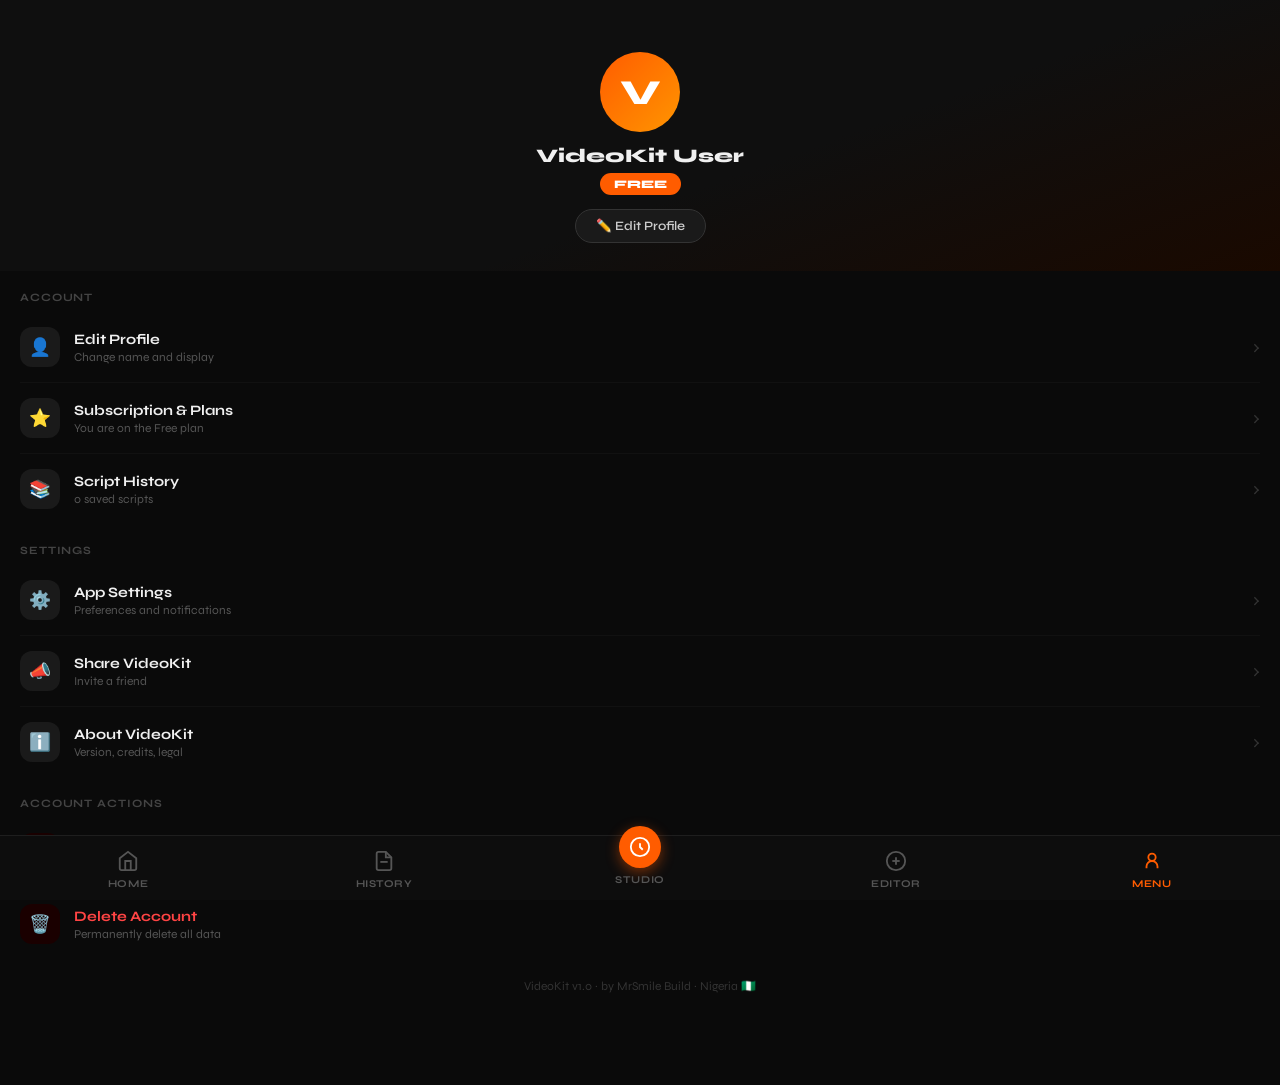
<file: menu.html>
<!DOCTYPE html>
<html lang="en">
<head>
  <meta charset="UTF-8">
  <meta name="viewport" content="width=device-width, initial-scale=1.0">
  <title>Menu — VideoKit</title>
  <link href="https://fonts.googleapis.com/css2?family=Syne:wght@400;700;800&display=swap" rel="stylesheet">
  <link rel="stylesheet" href="css/shared.css">
  <style>
    .profile-header {
      padding: 52px 20px 28px; text-align: center;
      background: linear-gradient(160deg, #0f0f0f 60%, #1a0900);
    }
    .avatar {
      width: 80px; height: 80px; border-radius: 50%;
      background: linear-gradient(135deg, #ff5c00, #ff9500);
      display: flex; align-items: center; justify-content: center;
      font-size: 2.2rem; font-weight: 800; margin: 0 auto 12px;
      color: white;
    }
    .profile-name { font-size: 1.2rem; font-weight: 800; margin-bottom: 6px; }
    .plan-badge {
      display: inline-block; padding: 4px 14px;
      background: #ff5c00; color: white; border-radius: 20px;
      font-size: .72rem; font-weight: 800; text-transform: uppercase;
    }
    .edit-btn {
      display: block; margin: 14px auto 0; padding: 8px 20px;
      background: #1a1a1a; border: 1px solid #333; border-radius: 20px;
      color: #ccc; font-size: .8rem; font-weight: 600;
      cursor: pointer; font-family: 'Syne', sans-serif;
    }
    .section-label {
      padding: 20px 20px 8px; font-size: .7rem; color: #444;
      text-transform: uppercase; letter-spacing: .08em; font-weight: 700;
    }
    .menu-list { padding: 0 20px; }
    .menu-item {
      display: flex; align-items: center; gap: 14px;
      padding: 15px 0; border-bottom: 1px solid #111;
      cursor: pointer; text-decoration: none; color: inherit;
    }
    .menu-item:last-child { border-bottom: none; }
    .menu-icon {
      width: 40px; height: 40px; background: #1a1a1a;
      border-radius: 12px; display: flex; align-items: center;
      justify-content: center; font-size: 1.1rem; flex-shrink: 0;
    }
    .menu-text { flex: 1; }
    .menu-title { font-weight: 700; font-size: .9rem; }
    .menu-sub { font-size: .75rem; color: #555; margin-top: 2px; }
    .menu-arrow { color: #333; font-size: 1.1rem; }
    .danger .menu-title { color: #ff4444; }
    .danger .menu-icon { background: #1a0000; }

    /* Edit Profile Sheet */
    .sheet-overlay {
      position: fixed; inset: 0; background: rgba(0,0,0,.85);
      z-index: 9998; display: none; align-items: flex-end;
      justify-content: center;
    }
    .sheet-overlay.open { display: flex; }
    .sheet {
      background: #111; border-radius: 20px 20px 0 0;
      padding: 24px 20px 40px; width: 100%; max-width: 480px;
    }
    .sheet-handle {
      width: 40px; height: 4px; background: #333;
      border-radius: 2px; margin: 0 auto 20px;
    }
    .sheet-title { font-size: 1.1rem; font-weight: 800; margin-bottom: 20px; }
    .field-label { font-size: .78rem; color: #666; margin-bottom: 6px; }
    .field-input {
      width: 100%; padding: 14px; background: #1a1a1a;
      border: 1px solid #333; border-radius: 12px; color: white;
      font-family: 'Syne', sans-serif; font-size: .95rem;
      box-sizing: border-box; margin-bottom: 16px;
    }
    .field-input:focus { border-color: #ff5c00; outline: none; }
    .save-btn {
      width: 100%; padding: 14px; background: #ff5c00;
      border: none; border-radius: 12px; color: white;
      font-family: 'Syne', sans-serif; font-size: 1rem;
      font-weight: 800; cursor: pointer;
    }

    /* Plans Sheet */
    .plan-card {
      border-radius: 14px; padding: 16px; margin-bottom: 12px;
      border: 1px solid #222;
    }
    .plan-card.current { border-color: #ff5c00; }
    .plan-top {
      display: flex; justify-content: space-between;
      align-items: center; margin-bottom: 10px;
    }
    .plan-name { font-weight: 800; font-size: 1rem; }
    .plan-price { color: #ff5c00; font-weight: 800; }
    .plan-features { list-style: none; }
    .plan-features li {
      font-size: .78rem; color: #999; padding: 3px 0;
    }
    .plan-features li::before { content: '✓ '; color: #ff5c00; }
    .plan-btn {
      width: 100%; margin-top: 12px; padding: 10px;
      background: #ff5c00; border: none; border-radius: 10px;
      color: white; font-weight: 700; cursor: pointer;
      font-family: 'Syne', sans-serif; font-size: .88rem;
    }
    .current-badge {
      display: inline-block; padding: 3px 10px;
      background: #1a0900; color: #ff5c00; border-radius: 20px;
      font-size: .68rem; font-weight: 700; margin-top: 10px;
    }

    .version-text {
      text-align: center; padding: 20px; color: #333; font-size: .75rem;
    }
  </style>
</head>
<body>

  <!-- Profile Header -->
  <div class="profile-header">
    <div class="avatar" id="menuAvatar">E</div>
    <div class="profile-name" id="menuName">VideoKit User</div>
    <div class="plan-badge" id="menuPlan">FREE</div>
    <button class="edit-btn" onclick="openEditProfile()">✏️ Edit Profile</button>
  </div>

  <!-- Account -->
  <div class="section-label">Account</div>
  <div class="menu-list">
    <div class="menu-item" onclick="openEditProfile()">
      <div class="menu-icon">👤</div>
      <div class="menu-text">
        <div class="menu-title">Edit Profile</div>
        <div class="menu-sub">Change name and display</div>
      </div>
      <div class="menu-arrow">›</div>
    </div>
    <div class="menu-item" onclick="openPlans()">
      <div class="menu-icon">⭐</div>
      <div class="menu-text">
        <div class="menu-title">Subscription & Plans</div>
        <div class="menu-sub" id="menuPlanSub">You are on the Free plan</div>
      </div>
      <div class="menu-arrow">›</div>
    </div>
    <a href="history.html" class="menu-item">
      <div class="menu-icon">📚</div>
      <div class="menu-text">
        <div class="menu-title">Script History</div>
        <div class="menu-sub" id="menuHistorySub">0 saved scripts</div>
      </div>
      <div class="menu-arrow">›</div>
    </a>
  </div>

  <!-- Settings -->
  <div class="section-label">Settings</div>
  <div class="menu-list">
    <div class="menu-item" onclick="openSettings()">
      <div class="menu-icon">⚙️</div>
      <div class="menu-text">
        <div class="menu-title">App Settings</div>
        <div class="menu-sub">Preferences and notifications</div>
      </div>
      <div class="menu-arrow">›</div>
    </div>
    <div class="menu-item" onclick="shareApp()">
      <div class="menu-icon">📣</div>
      <div class="menu-text">
        <div class="menu-title">Share VideoKit</div>
        <div class="menu-sub">Invite a friend</div>
      </div>
      <div class="menu-arrow">›</div>
    </div>
    <a href="about.html" class="menu-item">
      <div class="menu-icon">ℹ️</div>
      <div class="menu-text">
        <div class="menu-title">About VideoKit</div>
        <div class="menu-sub">Version, credits, legal</div>
      </div>
      <div class="menu-arrow">›</div>
    </a>
  </div>

  <!-- Danger Zone -->
  <div class="section-label">Account Actions</div>
  <div class="menu-list">
    <div class="menu-item danger" onclick="confirmLogout()">
      <div class="menu-icon">🚪</div>
      <div class="menu-text">
        <div class="menu-title">Log Out</div>
        <div class="menu-sub">Clear session data</div>
      </div>
    </div>
    <div class="menu-item danger" onclick="confirmDelete()">
      <div class="menu-icon">🗑️</div>
      <div class="menu-text">
        <div class="menu-title">Delete Account</div>
        <div class="menu-sub">Permanently delete all data</div>
      </div>
    </div>
  </div>

  <div class="version-text">VideoKit v1.0 · by MrSmile Build · Nigeria 🇳🇬</div>

  <!-- Edit Profile Sheet -->
  <div class="sheet-overlay" id="editSheet" onclick="if(event.target===this)closeSheet('editSheet')">
    <div class="sheet">
      <div class="sheet-handle"></div>
      <div class="sheet-title">Edit Profile</div>
      <div class="field-label">Display Name</div>
      <input class="field-input" id="editName" placeholder="Your name">
      <button class="save-btn" onclick="saveProfile()">Save Changes</button>
    </div>
  </div>

  <!-- Plans Sheet -->
  <div class="sheet-overlay" id="plansSheet" onclick="if(event.target===this)closeSheet('plansSheet')">
    <div class="sheet" style="max-height:85vh;overflow-y:auto">
      <div class="sheet-handle"></div>
      <div class="sheet-title">Choose Your Plan</div>
      <div id="plansList"></div>
    </div>
  </div>

  <!-- Settings Sheet -->
  <div class="sheet-overlay" id="settingsSheet" onclick="if(event.target===this)closeSheet('settingsSheet')">
    <div class="sheet">
      <div class="sheet-handle"></div>
      <div class="sheet-title">Settings</div>
      <div class="menu-item" style="border-bottom:1px solid #1a1a1a">
        <div class="menu-text">
          <div class="menu-title">Auto-save scripts</div>
          <div class="menu-sub">Save generated scripts to history</div>
        </div>
        <div id="autoSaveToggle" onclick="toggleAutoSave()"
          style="width:44px;height:24px;border-radius:12px;position:relative;cursor:pointer;background:#ff5c00">
          <div style="width:20px;height:20px;background:white;border-radius:50%;position:absolute;top:2px;right:2px;transition:.2s"></div>
        </div>
      </div>
      <div class="menu-item">
        <div class="menu-text">
          <div class="menu-title">Watermark on videos</div>
          <div class="menu-sub">Free plan always includes watermark</div>
        </div>
        <div style="width:44px;height:24px;border-radius:12px;position:relative;background:#333">
          <div style="width:20px;height:20px;background:#666;border-radius:50%;position:absolute;top:2px;left:2px"></div>
        </div>
      </div>
      <button class="save-btn" style="margin-top:20px" onclick="closeSheet('settingsSheet')">Done</button>
    </div>
  </div>

  <div id="vkNav"></div>
<script src="js/nav.js"></script>

  <script src="js/shared.js"></script>
  <script>
    const PLANS = [
      { id:'free', name:'Free', price:'₦0', color:'#111',
        features:['3 scripts/week','8 AI edits/week','30s max video','VideoKit watermark','No merge'] },
      { id:'starter', name:'Starter', price:'₦1,500/mo', color:'#0d1a0d',
        features:['8 scripts/week','15 AI edits/week','3 uploads/week','Merge enabled','60s max video'] },
      { id:'pro', name:'Pro', price:'₦4,000/mo', color:'#0d0d1a',
        features:['25 scripts/week','50 AI edits/week','15 uploads/week','No watermark','5 min max','Background music','All voices'] },
      { id:'business', name:'Business', price:'₦8,000/mo', color:'#1a0d0d',
        features:['60 scripts/week','Unlimited AI edits','30 uploads/week','Custom watermark','Priority merge','10 min max'] }
    ];

    function initMenu() {
      const user = getUser();
      const plan = getPlan();
      const name = user ? user.name : 'VideoKit User';
      document.getElementById('menuAvatar').textContent = name.charAt(0).toUpperCase();
      document.getElementById('menuName').textContent = name;
      document.getElementById('menuPlan').textContent = plan.toUpperCase();
      document.getElementById('menuPlanSub').textContent = 'You are on the ' + plan.charAt(0).toUpperCase()+plan.slice(1) + ' plan';
      document.getElementById('menuHistorySub').textContent = getHistory().length + ' saved scripts';
    }

    function openEditProfile() {
      const user = getUser();
      document.getElementById('editName').value = user ? user.name : '';
      document.getElementById('editSheet').classList.add('open');
    }

    function saveProfile() {
      const name = document.getElementById('editName').value.trim();
      if (!name) return;
      const user = getUser() || {};
      saveUser({...user, name});
      closeSheet('editSheet');
      initMenu();
    }

    function openPlans() {
      const current = getPlan();
      document.getElementById('plansList').innerHTML = PLANS.map(p => `
        <div class="plan-card ${p.id===current?'current':''}" style="background:${p.color}">
          <div class="plan-top">
            <div class="plan-name">${p.name}</div>
            <div class="plan-price">${p.price}</div>
          </div>
          <ul class="plan-features">
            ${p.features.map(f=>`<li>${f}</li>`).join('')}
          </ul>
          ${p.id===current
            ? '<div class="current-badge">✓ Current Plan</div>'
            : `<button class="plan-btn" onclick="upgradePlan('${p.id}')">Get ${p.name}</button>`
          }
        </div>
      `).join('');
      document.getElementById('plansSheet').classList.add('open');
    }

    function upgradePlan(plan) {
      alert('Paystack payment coming soon!\n\nFor now contact @mrsmile.hustle on Instagram to upgrade manually.');
    }

    function openSettings() {
      document.getElementById('settingsSheet').classList.add('open');
    }

    function closeSheet(id) {
      document.getElementById(id).classList.remove('open');
    }

    function toggleAutoSave() {
      const on = localStorage.getItem('vk_autosave') !== 'off';
      localStorage.setItem('vk_autosave', on ? 'off' : 'on');
      const t = document.getElementById('autoSaveToggle');
      t.style.background = on ? '#333' : '#ff5c00';
      const dot = t.querySelector('div');
      dot.style.right = on ? 'auto' : '2px';
      dot.style.left = on ? '2px' : 'auto';
    }

    function shareApp() {
      if (navigator.share) {
        navigator.share({
          title: 'VideoKit',
          text: 'Create faceless videos with AI in minutes! 🎬',
          url: 'https://mrsmile-build.github.io/videokit'
        });
      } else {
        alert('Share: mrsmile-build.github.io/videokit');
      }
    }

    function confirmLogout() {
      if (confirm('Log out? Your data stays on this device.')) {
        localStorage.removeItem('vk_user');
        window.location.href = 'index.html';
      }
    }

    function confirmDelete() {
      if (confirm('Delete account? This permanently clears ALL VideoKit data.')) {
        if (confirm('Are you 100% sure? This cannot be undone.')) {
          localStorage.clear();
          window.location.href = 'index.html';
        }
      }
    }

    initMenu();
  </script>
</body>
</html>
</file>
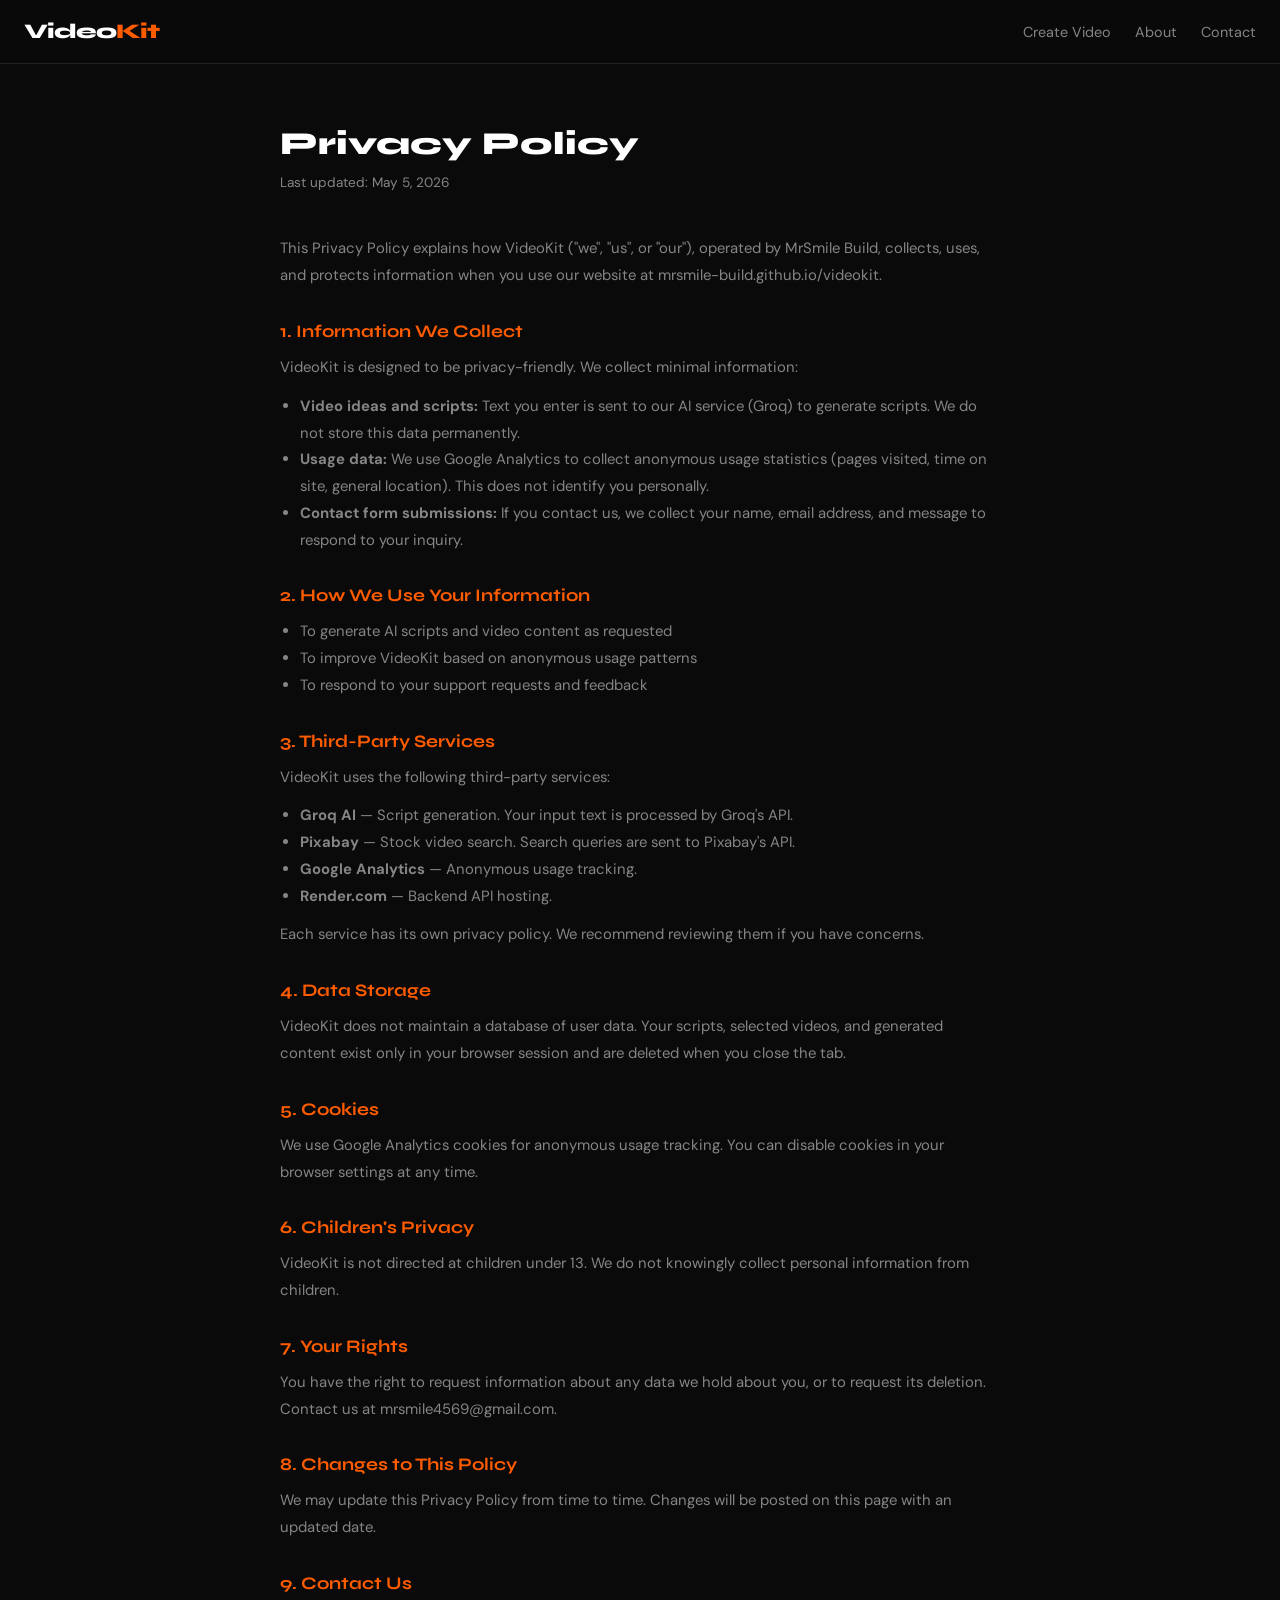
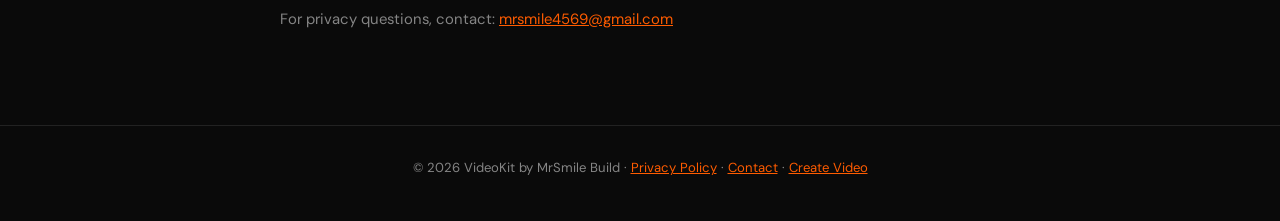
<file: privacy.html>
<!DOCTYPE html>
<html lang="en">
<head>
  <meta charset="UTF-8">
  <meta name="viewport" content="width=device-width, initial-scale=1.0">
  <title>Privacy Policy — VideoKit by MrSmile</title>
  <meta name="description" content="Privacy Policy for VideoKit — free AI video creator by MrSmile Build.">
  <script async src="https://www.googletagmanager.com/gtag/js?id=G-XXFNM475V9"></script>
  <script>window.dataLayer=window.dataLayer||[];function gtag(){dataLayer.push(arguments);}gtag('js',new Date());gtag('config','G-XXFNM475V9');</script>
  <style>
    @import url('https://fonts.googleapis.com/css2?family=Syne:wght@700;800&family=DM+Sans:wght@300;400;500&display=swap');
    :root{--bg:#0a0a0a;--surface:#111;--border:#222;--ink:#fff;--ink-soft:rgba(255,255,255,.5);--accent:#ff5c00;--font-head:'Syne',sans-serif;--font-body:'DM Sans',sans-serif}
    *{box-sizing:border-box;margin:0;padding:0}
    body{font-family:var(--font-body);background:var(--bg);color:var(--ink);min-height:100vh}
    nav{padding:0 24px;height:64px;display:flex;align-items:center;justify-content:space-between;border-bottom:1px solid var(--border);position:sticky;top:0;background:rgba(10,10,10,.95);backdrop-filter:blur(10px);z-index:100}
    .logo{font-family:var(--font-head);font-weight:800;font-size:1.3rem;letter-spacing:-1px;text-decoration:none;color:var(--ink)}
    .logo span{color:var(--accent)}
    .nav-links{display:flex;gap:24px}
    .nav-links a{color:var(--ink-soft);text-decoration:none;font-size:.9rem;transition:color .2s}
    .nav-links a:hover{color:var(--accent)}
    .wrapper{max-width:760px;margin:0 auto;padding:60px 20px 80px}
    h1{font-family:var(--font-head);font-size:2rem;font-weight:800;margin-bottom:8px}
    .updated{color:var(--ink-soft);font-size:.85rem;margin-bottom:40px}
    h2{font-family:var(--font-head);font-size:1.1rem;font-weight:700;color:var(--accent);margin:32px 0 12px}
    p{color:var(--ink-soft);font-size:.93rem;line-height:1.8;margin-bottom:12px}
    ul{color:var(--ink-soft);font-size:.93rem;line-height:1.8;padding-left:20px;margin-bottom:12px}
    a{color:var(--accent)}
    footer{border-top:1px solid var(--border);padding:30px 20px;text-align:center}
    footer p{color:var(--ink-soft);font-size:.82rem}
  </style>
</head>
<body>
<nav>
  <a href="index.html" class="logo">Video<span>Kit</span></a>
  <div class="nav-links">
    <a href="index.html">Create Video</a>
    <a href="about.html">About</a>
    <a href="contact.html">Contact</a>
  </div>
</nav>

<div class="wrapper">
  <h1>Privacy Policy</h1>
  <p class="updated">Last updated: May 5, 2026</p>

  <p>This Privacy Policy explains how VideoKit ("we", "us", or "our"), operated by MrSmile Build, collects, uses, and protects information when you use our website at mrsmile-build.github.io/videokit.</p>

  <h2>1. Information We Collect</h2>
  <p>VideoKit is designed to be privacy-friendly. We collect minimal information:</p>
  <ul>
    <li><strong>Video ideas and scripts:</strong> Text you enter is sent to our AI service (Groq) to generate scripts. We do not store this data permanently.</li>
    <li><strong>Usage data:</strong> We use Google Analytics to collect anonymous usage statistics (pages visited, time on site, general location). This does not identify you personally.</li>
    <li><strong>Contact form submissions:</strong> If you contact us, we collect your name, email address, and message to respond to your inquiry.</li>
  </ul>

  <h2>2. How We Use Your Information</h2>
  <ul>
    <li>To generate AI scripts and video content as requested</li>
    <li>To improve VideoKit based on anonymous usage patterns</li>
    <li>To respond to your support requests and feedback</li>
  </ul>

  <h2>3. Third-Party Services</h2>
  <p>VideoKit uses the following third-party services:</p>
  <ul>
    <li><strong>Groq AI</strong> — Script generation. Your input text is processed by Groq's API.</li>
    <li><strong>Pixabay</strong> — Stock video search. Search queries are sent to Pixabay's API.</li>
    <li><strong>Google Analytics</strong> — Anonymous usage tracking.</li>
    <li><strong>Render.com</strong> — Backend API hosting.</li>
  </ul>
  <p>Each service has its own privacy policy. We recommend reviewing them if you have concerns.</p>

  <h2>4. Data Storage</h2>
  <p>VideoKit does not maintain a database of user data. Your scripts, selected videos, and generated content exist only in your browser session and are deleted when you close the tab.</p>

  <h2>5. Cookies</h2>
  <p>We use Google Analytics cookies for anonymous usage tracking. You can disable cookies in your browser settings at any time.</p>

  <h2>6. Children's Privacy</h2>
  <p>VideoKit is not directed at children under 13. We do not knowingly collect personal information from children.</p>

  <h2>7. Your Rights</h2>
  <p>You have the right to request information about any data we hold about you, or to request its deletion. Contact us at mrsmile4569@gmail.com.</p>

  <h2>8. Changes to This Policy</h2>
  <p>We may update this Privacy Policy from time to time. Changes will be posted on this page with an updated date.</p>

  <h2>9. Contact Us</h2>
  <p>For privacy questions, contact: <a href="mailto:mrsmile4569@gmail.com">mrsmile4569@gmail.com</a></p>
</div>

<footer>
  <p>© 2026 VideoKit by MrSmile Build · <a href="privacy.html">Privacy Policy</a> · <a href="contact.html">Contact</a> · <a href="index.html">Create Video</a></p>
</footer>
</body>
</html>
</file>
<file: css/shared.css>
/* ── VideoKit Shared Styles ── */
* { margin: 0; padding: 0; box-sizing: border-box; }
body {
  background: #0a0a0a; color: #f0f0f0;
  font-family: 'Syne', sans-serif;
  padding-bottom: 72px;
}

/* Bottom Navigation */
.bottom-nav {
  position: fixed; bottom: 0; left: 0; right: 0;
  background: #0d0d0d;
  border-top: 1px solid #1e1e1e;
  display: flex; z-index: 9999;
}
.bottom-nav a {
  flex: 1; display: flex; flex-direction: column;
  align-items: center; padding: 10px 0 8px;
  color: #555; text-decoration: none;
  font-size: .6rem; font-weight: 700;
  letter-spacing: .05em; text-transform: uppercase;
  gap: 4px; transition: color .2s;
}
.bottom-nav a.active { color: #ff5c00; }
.bottom-nav a svg { width: 22px; height: 22px; }

/* Shared Button */
.btn {
  padding: 12px 20px; border-radius: 10px;
  border: none; cursor: pointer; font-weight: 700;
  font-size: .9rem; transition: opacity .2s;
}
.btn:active { opacity: .8; }
.btn-primary { background: #ff5c00; color: white; }
.btn-outline {
  background: transparent; color: #f0f0f0;
  border: 1px solid #333;
}

/* Page header */
.page-header {
  padding: 52px 20px 20px;
  background: linear-gradient(160deg, #0f0f0f 60%, #1a0900);
}
.page-title { font-size: 1.4rem; font-weight: 800; }
.page-sub { color: #666; font-size: .85rem; margin-top: 4px; }
</file>
